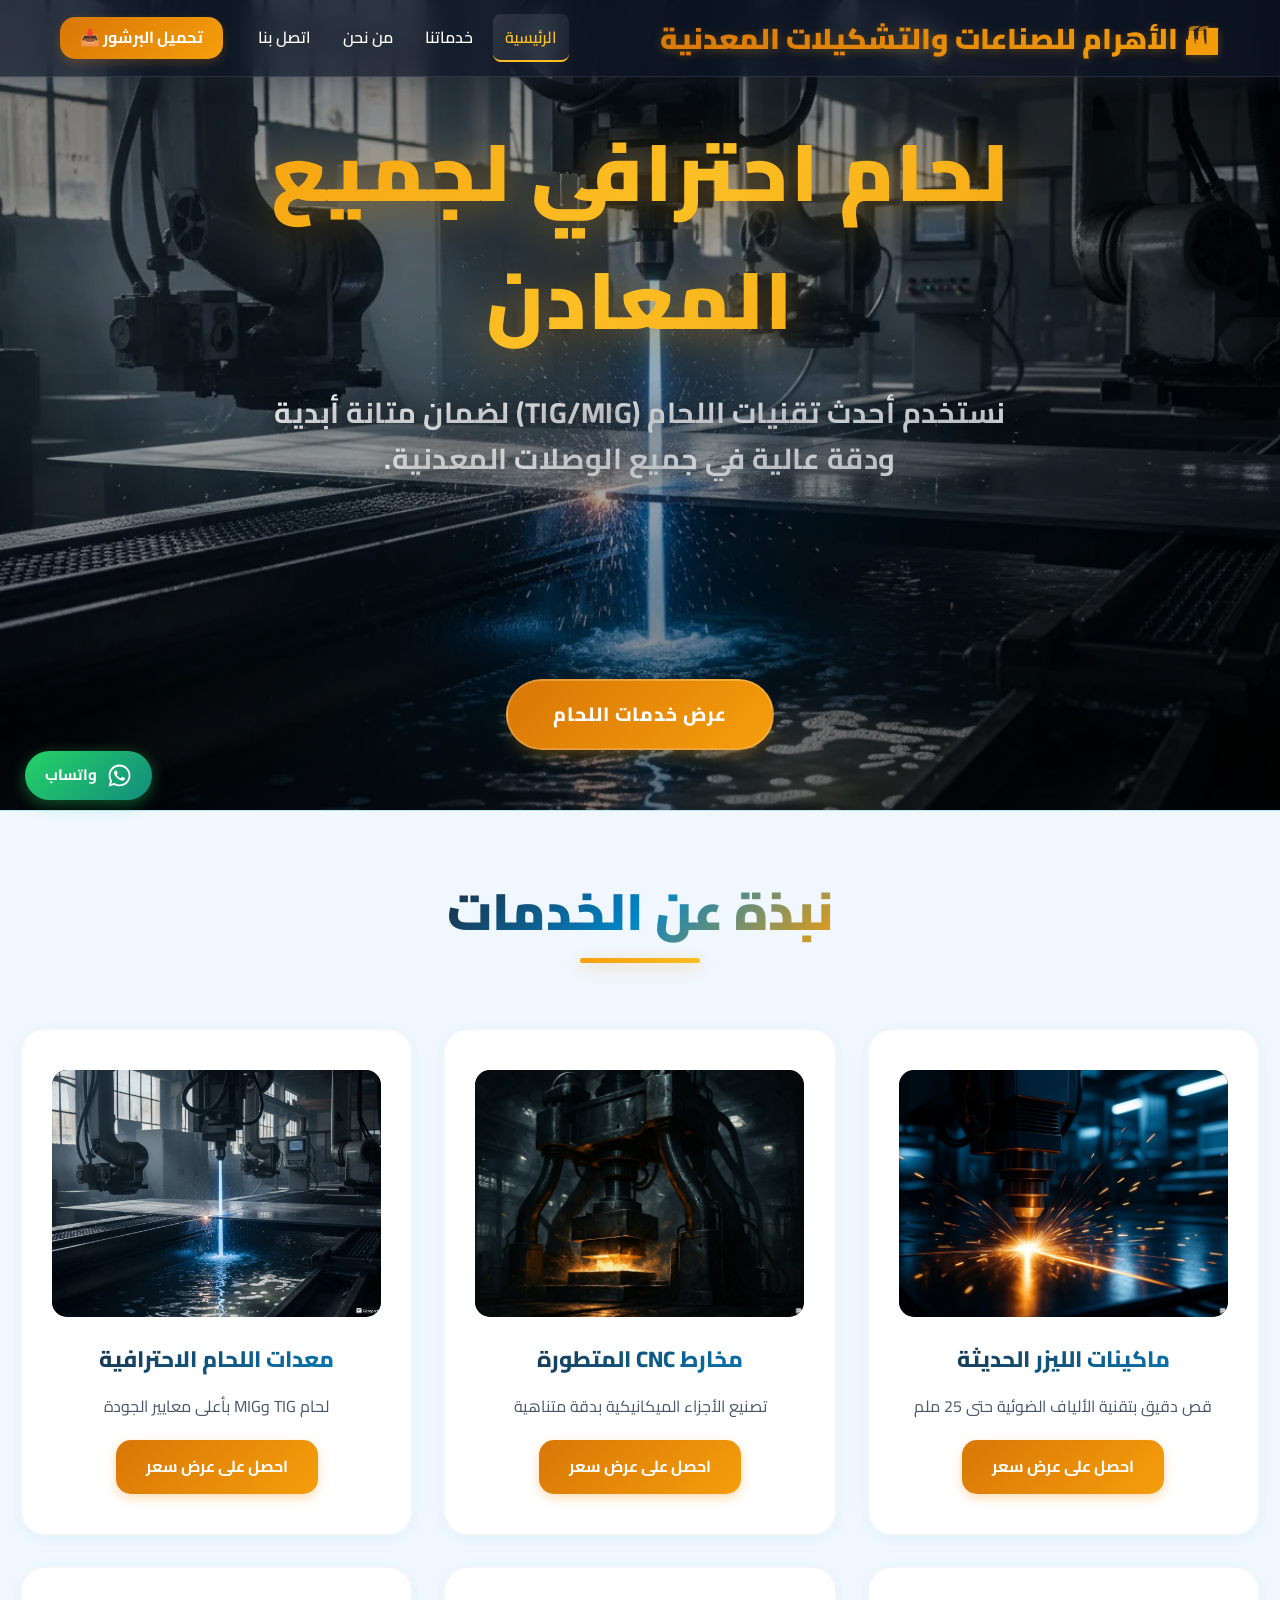
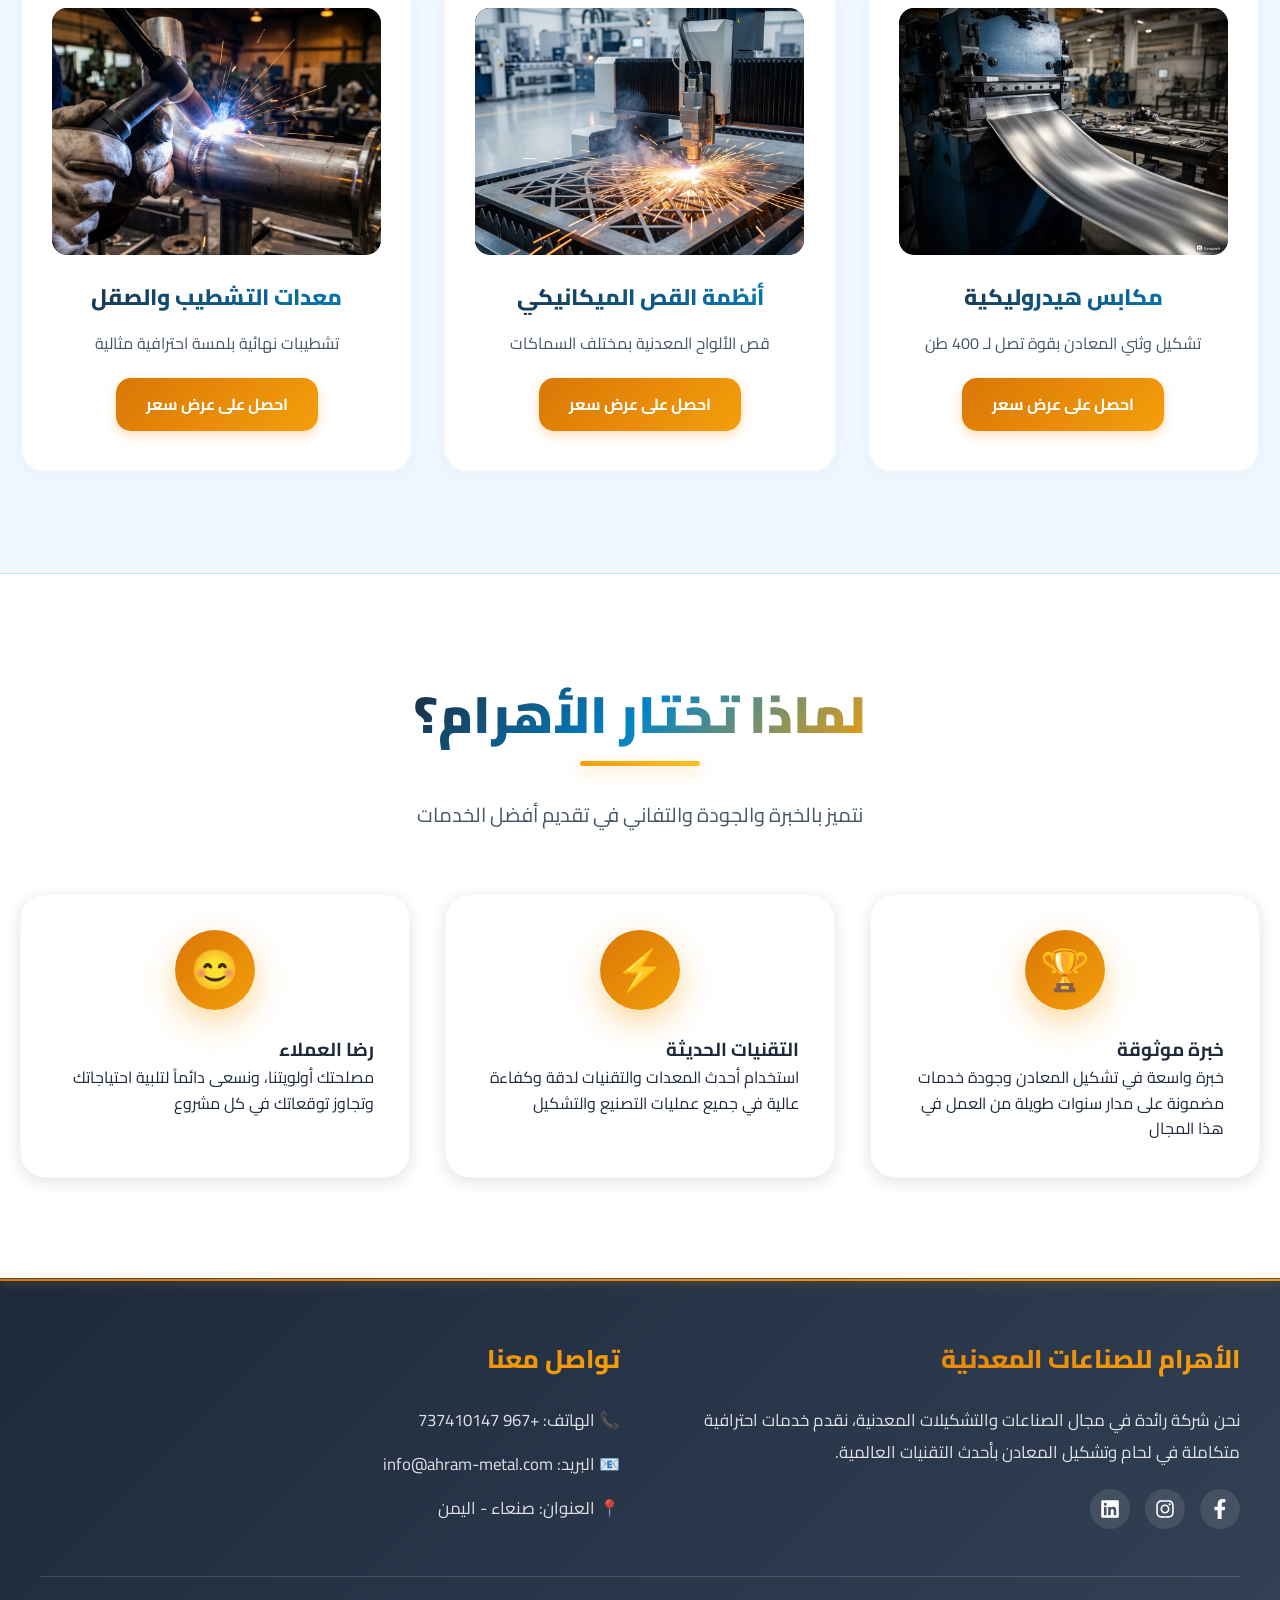
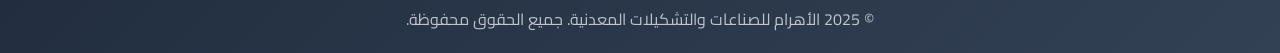
<file: index.html>
<!DOCTYPE html>
<html lang="ar" dir="rtl">

<head>
    <meta charset="UTF-8">
    <meta name="viewport" content="width=device-width, initial-scale=1.0">
    <meta name="description" content="الأهرام للصناعات والتشكيلات المعدنية - خبراء في لحام وتشكيل المعادن">
    <meta name="keywords" content="صناعات معدنية, لحام, تشكيل معادن, الأهرام, صنعاء, اليمن">
    <meta name="author" content="الأهرام للصناعات والتشكيلات المعدنية">
    <title>الأهرام للصناعات والتشكيلات المعدنية</title>

    <meta property="og:description" content="تشكيل ولف المعادن، لحام، خراطة وتفريز، وإنشاءات معدنية كبرى.">
    <meta property="og:image" content="images/hero-premium.png">

    <!-- PWA Settings -->
    <link rel="manifest" href="manifest.json">
    <meta name="theme-color" content="#f59e0b">
    <meta name="mobile-web-app-capable" content="yes">
    <meta name="apple-mobile-web-app-capable" content="yes">
    <meta name="apple-mobile-web-app-status-bar-style" content="black-translucent">
    <meta name="apple-mobile-web-app-title" content="Al-Ahram">
    <link rel="apple-touch-icon" href="icons/icon.svg">

    <!-- Preload LCP Image -->
    <link rel="preload" as="image" href="images3/A_hyper-realistic_industrial_scene_of_a_powerful_w-1767032910113.webp"
        fetchpriority="high">

    <!-- Preconnect to External Resources -->
    <link rel="preconnect" href="https://fonts.googleapis.com">
    <link rel="preconnect" href="https://fonts.gstatic.com" crossorigin>
    <link rel="preconnect" href="https://cdnjs.cloudflare.com">

    <!-- Critical CSS Inline for FCP -->
    <style>
        * {
            margin: 0;
            padding: 0;
            box-sizing: border-box
        }

        :root {
            --primary-main: #1e293b;
            --accent-main: #f59e0b;
            --white: #fff;
            --glass-bg: rgba(15, 23, 42, .7);
            --glass-border: rgba(255, 255, 255, .1)
        }

        body {
            font-family: Cairo, -apple-system, BlinkMacSystemFont, sans-serif;
            line-height: 1.6;
            direction: rtl;
            overflow-x: hidden;
            background: #fff
        }

        header {
            background: var(--glass-bg);
            backdrop-filter: blur(12px);
            -webkit-backdrop-filter: blur(12px);
            border-bottom: 1px solid var(--glass-border);
            padding: 15px 0;
            position: fixed;
            width: 100%;
            top: 0;
            z-index: 1000
        }

        .header-container {
            display: flex;
            justify-content: space-between;
            align-items: center;
            max-width: 1200px;
            margin: 0 auto;
            padding: 0 20px
        }

        .logo h1 {
            font-size: 1.8rem;
            font-weight: 900;
            background: linear-gradient(135deg, #d97706 0%, #f59e0b 100%);
            -webkit-background-clip: text;
            background-clip: text;
            -webkit-text-fill-color: transparent
        }

        .menu-toggle {
            display: none;
            background: 0 0;
            border: none;
            color: var(--white);
            font-size: 1.8rem;
            cursor: pointer
        }

        nav ul {
            display: flex;
            gap: 8px;
            align-items: center;
            list-style: none
        }

        nav a {
            color: var(--white);
            font-weight: 600;
            padding: 8px 12px;
            border-radius: 8px;
            text-decoration: none
        }

        .hero {
            height: 90vh;
            min-height: 600px;
            display: flex;
            align-items: flex-start;
            justify-content: center;
            padding-top: 12vh;
            text-align: center;
            color: var(--white);
            position: relative;
            overflow: hidden;
            background: var(--primary-main)
        }

        .hero-slider {
            position: absolute;
            top: 0;
            left: 0;
            width: 100%;
            height: 100%;
            z-index: 0
        }

        .hero-slide {
            position: absolute;
            top: 0;
            left: 0;
            width: 100%;
            height: 100%;
            background-size: cover;
            background-position: center;
            opacity: 0;
            transition: opacity 2s ease-in-out
        }

        .hero-slide.active {
            opacity: 1
        }

        .hero::after {
            content: '';
            position: absolute;
            top: 0;
            left: 0;
            width: 100%;
            height: 100%;
            background: linear-gradient(to bottom, rgba(0, 0, 0, .4) 0%, rgba(0, 0, 0, .2) 50%, rgba(0, 0, 0, .5) 100%);
            z-index: 1;
            pointer-events: none
        }

        .hero-content {
            position: relative;
            z-index: 10;
            width: 100%;
            max-width: 1000px;
            padding: 0 40px;
            min-height: 350px
        }

        .hero-title {
            font-size: clamp(2rem, 5vw, 5rem);
            font-weight: 900;
            margin-bottom: 25px;
            background: linear-gradient(135deg, #f59e0b 0%, #fbbf24 50%, #f59e0b 100%);
            -webkit-background-clip: text;
            -webkit-text-fill-color: transparent;
            background-clip: text;
            letter-spacing: 2px
        }

        .hero-tagline {
            font-size: clamp(1rem, 2vw, 1.6rem);
            margin-bottom: 40px;
            font-weight: 600;
            line-height: 1.8;
            color: #fff;
            text-shadow: 0 2px 20px rgba(0, 0, 0, .8);
            max-width: 800px;
            margin-left: auto;
            margin-right: auto
        }

        .hero-btns {
            position: absolute;
            bottom: 60px;
            left: 50%;
            transform: translateX(-50%);
            display: flex;
            justify-content: center;
            gap: 20px;
            z-index: 20
        }

        .cta-button {
            display: inline-flex;
            align-items: center;
            justify-content: center;
            padding: 14px 32px;
            border-radius: 999px;
            font-weight: 700;
            text-decoration: none;
            cursor: pointer;
            border: none;
            gap: 10px
        }

        .cta-button.primary {
            background: linear-gradient(135deg, #d97706 0%, #f59e0b 100%);
            color: var(--white);
            box-shadow: 0 10px 20px -10px rgba(245, 158, 11, .5)
        }

        #preloader {
            position: fixed;
            top: 0;
            left: 0;
            width: 100%;
            height: 100%;
            background: var(--primary-main);
            display: flex;
            align-items: center;
            justify-content: center;
            z-index: 9999;
            transition: opacity .5s ease, visibility .5s ease
        }

        #preloader.fade-out {
            opacity: 0;
            visibility: hidden
        }

        .loader-content {
            text-align: center;
            color: var(--white)
        }

        .loader-logo {
            font-size: 4rem;
            margin-bottom: 20px;
            animation: pulse 1.5s ease-in-out infinite
        }

        .loader-bar {
            width: 200px;
            height: 4px;
            background: rgba(255, 255, 255, .2);
            border-radius: 2px;
            overflow: hidden;
            margin: 0 auto 15px
        }

        .loader-bar::after {
            content: '';
            display: block;
            width: 50%;
            height: 100%;
            background: var(--accent-main);
            animation: loading 1.5s ease-in-out infinite
        }

        @keyframes pulse {

            0%,
            100% {
                transform: scale(1)
            }

            50% {
                transform: scale(1.1)
            }
        }

        @keyframes loading {
            0% {
                transform: translateX(-100%)
            }

            100% {
                transform: translateX(300%)
            }
        }

        @media(max-width:992px) {
            .menu-toggle {
                display: block
            }
        }

        .container {
            max-width: 1200px;
            margin: 0 auto;
            padding: 0 20px
        }
    </style>

    <!-- Fonts & Icons -->
    <link rel="stylesheet" href="https://fonts.googleapis.com/css2?family=Cairo:wght@400;600;700;900&display=swap">
    <link rel="stylesheet" href="https://cdnjs.cloudflare.com/ajax/libs/font-awesome/6.4.0/css/all.min.css">

    <!-- Main CSS Files -->
    <link rel="stylesheet" href="css/style.css?v=17">
    <link rel="stylesheet" href="css/tech-enhancements.css?v=17">
    <link rel="stylesheet" href="css/technologies.css?v=17">
    <link rel="stylesheet" href="css/responsive-fixed.css?v=17">

    <!-- Favicon -->
    <link rel="icon"
        href="data:image/svg+xml,<svg xmlns=%22http://www.w3.org/2000/svg%22 viewBox=%220 0 100 100%22><text y=%22.9em%22 font-size=%2280%22>🏭</text></svg>">

    <script>
        // PWA Service Worker Registration - Deferred
        if ('serviceWorker' in navigator) {
            window.addEventListener('load', () => {
                navigator.serviceWorker.register('./sw.js')
                    .then(reg => console.log('Service Worker: Registered'))
                    .catch(err => console.log(`Service Worker: Error: ${err}`));
            });
        }
    </script>
</head>

<body>

    <!-- ============================================
         PRELOADER
         ============================================ -->
    <div id="preloader">
        <div class="loader-content">
            <div class="loader-logo">🏭</div>
            <div class="loader-bar"></div>
            <p>الأهرام للصناعات المعدنية...</p>
        </div>
    </div>

    <!-- ============================================
         HEADER & NAVIGATION
         ============================================ -->
    <header>
        <div class="container header-container">
            <div class="logo">
                <h1>🏭 الأهرام للصناعات والتشكيلات المعدنية</h1>
            </div>

            <button class="menu-toggle" id="menuToggle" aria-label="Toggle Menu">
                ☰
            </button>

            <nav id="mainNav">
                <ul>
                    <li><a href="index.html" class="active">الرئيسية</a></li>
                    <li class="dropdown">
                        <a href="services.html">خدماتنا</a>
                        <div class="dropdown-content">
                            <a href="services.html#welding">لحام جميع أنواع المعادن</a>
                            <a href="services.html#forming">تشكيل ولف المعادن</a>
                            <a href="services.html#machining">خراطة وتفريز (Machining)</a>
                            <a href="services.html#construction">الإنشاءات المعدنية</a>
                            <a href="services.html#food">خطوط الإنتاج الصناعية</a>
                            <a href="services.html#maintenance">الصيانة والإصلاح</a>
                        </div>
                    </li>
                    <li><a href="about.html">من نحن</a></li>
                    <li><a href="contact.html">اتصل بنا</a></li>
                    <li class="nav-highlight"><a href="brochure.pdf" download>تحميل البرشور 📥</a>
                    </li>
                </ul>
            </nav>
        </div>
    </header>

    <!-- ============================================
         HERO SECTION - Optimized for LCP
         ============================================ -->
    <section class="hero" id="home">
        <div class="hero-slider">
            <!-- First slide loads immediately for LCP -->
            <div class="hero-slide active"
                style="background-image: url('images3/A_hyper-realistic_industrial_scene_of_a_powerful_w-1767032910113.webp');"
                fetchpriority="high">
            </div>
            <!-- Remaining slides use data-bg for lazy loading -->
            <div class="hero-slide"
                data-bg="images3/A_photorealistic_depiction_of_a_dramatic_laser_cut-1767032925979.webp">
            </div>
            <div class="hero-slide"
                data-bg="images3/A_CNC_bending_machine_Ermaksan_3100_standing_pro-1767034490452.webp">
            </div>
            <div class="hero-slide"
                data-bg="images3/A_powerful_industrial_plate_rolling_machine_in_a_f-1767034143051.webp">
            </div>
            <div class="hero-slide"
                data-bg="images3/A_photorealistic_image_of_industrial_shearing_usin-1767032957267.webp">
            </div>
            <div class="hero-slide"
                data-bg="images3/A_dynamic_industrial_scene_focused_on_a_powerful_h-1767034479176.webp">
            </div>
            <div class="hero-slide"
                data-bg="images3/A_photorealistic_depiction_of_a_metal_bending_mach-1767032970844.webp">
            </div>
            <div class="hero-slide"
                data-bg="images3/An_industrial_scene_depicting_the_rolling_and_asse-1767034160779.webp">
            </div>
            <div class="hero-slide"
                data-bg="images3/An_artistic_representation_of_winding_rockets_feat-1767034510787.webp">
            </div>
        </div>
        <div class="hero-content">
            <h1 class="hero-title" id="heroTitle">لحام احترافي لجميع المعادن</h1>
            <p class="hero-tagline" id="heroTagline">نستخدم أحدث تقنيات اللحام (TIG/MIG) لضمان متانة أبدية ودقة عالية في
                جميع الوصلات المعدنية.</p>
        </div>
        <div class="hero-btns" id="heroDynamicBtnContainer">
            <a href="services.html#welding" class="cta-button primary dynamic-btn" id="heroHeroDynamicBtn">عرض خدمات
                اللحام</a>
        </div>
    </section>

    <!-- ============================================
         TECHNOLOGIES GRID SECTION
         ============================================ -->
    <section id="technologies" class="reveal" style="padding: 60px 0 100px; background-color: #f0f7ff;">
        <div class="container">
            <div class="section-title">
                <h2>نبذة عن الخدمات</h2>
            </div>
            <div class="tech-grid">
                <div class="tech-card">
                    <div class="tech-image-wrapper">
                        <img src="images3/A_photorealistic_depiction_of_a_dramatic_laser_cut-1767032925979.webp"
                            alt="ماكينات الليزر" class="tech-image" loading="lazy" decoding="async" width="400"
                            height="300" style="aspect-ratio: 4/3; object-fit: cover;">
                        <a href="services.html#laser-precision" class="tech-overlay">
                            <span class="overlay-text">معرفة المزيد</span>
                            <i class="overlay-icon">→</i>
                        </a>
                    </div>
                    <h3>ماكينات الليزر الحديثة</h3>
                    <p>قص دقيق بتقنية الألياف الضوئية حتى 25 ملم</p>
                    <a href="https://wa.me/967736499765?text=أريد عرض سعر لماكينات الليزر" class="tech-quote-btn"
                        target="_blank">احصل على عرض سعر</a>
                </div>

                <div class="tech-card">
                    <div class="tech-image-wrapper">
                        <img src="images3/A_dynamic_industrial_scene_focused_on_a_powerful_h-1767034479176.webp"
                            alt="مخارط CNC" class="tech-image" loading="lazy" decoding="async" width="400" height="300"
                            style="aspect-ratio: 4/3; object-fit: cover;">
                        <a href="services.html#cnc-gears" class="tech-overlay">
                            <span class="overlay-text">معرفة المزيد</span>
                            <i class="overlay-icon">→</i>
                        </a>
                    </div>
                    <h3>مخارط CNC المتطورة</h3>
                    <p>تصنيع الأجزاء الميكانيكية بدقة متناهية</p>
                    <a href="https://wa.me/967736499765?text=أريد عرض سعر لمخارط CNC" class="tech-quote-btn"
                        target="_blank">احصل على عرض سعر</a>
                </div>

                <div class="tech-card">
                    <div class="tech-image-wrapper">
                        <img src="images3/A_hyper-realistic_industrial_scene_of_a_powerful_w-1767032910113.webp"
                            alt="معدات اللحام" class="tech-image" loading="lazy" decoding="async" width="400"
                            height="300" style="aspect-ratio: 4/3; object-fit: cover;">
                        <a href="services.html#arc-structures" class="tech-overlay">
                            <span class="overlay-text">معرفة المزيد</span>
                            <i class="overlay-icon">→</i>
                        </a>
                    </div>
                    <h3>معدات اللحام الاحترافية</h3>
                    <p>لحام TIG وMIG بأعلى معايير الجودة</p>
                    <a href="https://wa.me/967736499765?text=أريد عرض سعر لخدمات اللحام" class="tech-quote-btn"
                        target="_blank">احصل على عرض سعر</a>
                </div>

                <div class="tech-card">
                    <div class="tech-image-wrapper">
                        <img src="images3/A_photorealistic_depiction_of_a_metal_bending_mach-1767032970844.webp"
                            alt="مكابس هيدروليكية" class="tech-image" loading="lazy" decoding="async" width="400"
                            height="300" style="aspect-ratio: 4/3; object-fit: cover;">
                        <a href="services.html#forming-rolls" class="tech-overlay">
                            <span class="overlay-text">معرفة المزيد</span>
                            <i class="overlay-icon">→</i>
                        </a>
                    </div>
                    <h3>مكابس هيدروليكية</h3>
                    <p>تشكيل وثني المعادن بقوة تصل لـ 400 طن</p>
                    <a href="https://wa.me/967736499765?text=أريد عرض سعر للمكابس الهيدروليكية" class="tech-quote-btn"
                        target="_blank">احصل على عرض سعر</a>
                </div>

                <div class="tech-card">
                    <div class="tech-image-wrapper">
                        <img src="images/service-laser-cutting.png" alt="أنظمة القص" class="tech-image" loading="lazy"
                            decoding="async">
                        <a href="services.html#laser-thick" class="tech-overlay">
                            <span class="overlay-text">معرفة المزيد</span>
                            <i class="overlay-icon">→</i>
                        </a>
                    </div>
                    <h3>أنظمة القص الميكانيكي</h3>
                    <p>قص الألواح المعدنية بمختلف السماكات</p>
                    <a href="https://wa.me/967737410147?text=أريد عرض سعر لأنظمة القص" class="tech-quote-btn"
                        target="_blank">احصل على عرض سعر</a>
                </div>

                <div class="tech-card">
                    <div class="tech-image-wrapper">
                        <img src="images/service-tig-welding.png" alt="معدات التشطيب" class="tech-image" loading="lazy"
                            decoding="async">
                        <a href="services.html#tig-stainless" class="tech-overlay">
                            <span class="overlay-text">معرفة المزيد</span>
                            <i class="overlay-icon">→</i>
                        </a>
                    </div>
                    <h3>معدات التشطيب والصقل</h3>
                    <p>تشطيبات نهائية بلمسة احترافية مثالية</p>
                    <a href="https://wa.me/967737410147?text=أريد عرض سعر لخدمات التشطيب" class="tech-quote-btn"
                        target="_blank">احصل على عرض سعر</a>
                </div>
            </div>
        </div>
    </section>

    <!-- ============================================
         QUALITY SECTION
         ============================================ -->


    <!-- ============================================
         CONTACT SECTION
         ============================================ -->
    <section id="why-choose-us" class="reveal reveal-right">
        <div class="container">
            <div class="section-title">
                <h2>لماذا تختار الأهرام؟</h2>
                <p>نتميز بالخبرة والجودة والتفاني في تقديم أفضل الخدمات</p>
            </div>
            <div class="why-grid">
                <div class="why-card modular-card solid-card">
                    <div class="why-icon">🏆</div>
                    <h3>خبرة موثوقة</h3>
                    <p>خبرة واسعة في تشكيل المعادن وجودة خدمات مضمونة على مدار سنوات طويلة من العمل في هذا المجال</p>
                </div>
                <div class="why-card modular-card solid-card">
                    <div class="why-icon">⚡</div>
                    <h3>التقنيات الحديثة</h3>
                    <p>استخدام أحدث المعدات والتقنيات لدقة وكفاءة عالية في جميع عمليات التصنيع والتشكيل</p>
                </div>
                <div class="why-card modular-card solid-card">
                    <div class="why-icon">😊</div>
                    <h3>رضا العملاء</h3>
                    <p>مصلحتك أولويتنا، ونسعى دائماً لتلبية احتياجاتك وتجاوز توقعاتك في كل مشروع</p>
                </div>
            </div>
        </div>
    </section>




    <!-- ============================================
         FOOTER
         ============================================ -->
    <footer>
        <div class="container">
            <div class="footer-content">
                <div class="footer-section">
                    <h3>الأهرام للصناعات المعدنية</h3>
                    <p>
                        نحن شركة رائدة في مجال الصناعات والتشكيلات المعدنية، نقدم خدمات احترافية
                        متكاملة في لحام وتشكيل المعادن بأحدث التقنيات العالمية.
                    </p>
                    <div class="social-links">
                        <a href="#" class="social-link" aria-label="Facebook">
                            <svg viewBox="0 0 320 512" width="20" height="20" fill="currentColor">
                                <path
                                    d="M279.1 288l14.2-92.7h-88.9V135c0-25.5 12.5-50.3 52.6-50.3h40.6V5.8c-24.4-4.2-49.1-6.4-73.9-6.4-74.9 0-123.8 45.4-123.8 127.6V195.3h-81.5v92.7h81.5V512h100.1V288h88.9z" />
                            </svg>
                        </a>
                        <a href="#" class="social-link" aria-label="Instagram">
                            <svg viewBox="0 0 448 512" width="20" height="20" fill="currentColor">
                                <path
                                    d="M224.1 141c-63.6 0-114.9 51.3-114.9 114.9s51.3 114.9 114.9 114.9S339 319.5 339 255.9 287.7 141 224.1 141zm0 189.6c-41.1 0-74.7-33.5-74.7-74.7s33.5-74.7 74.7-74.7 74.7 33.5 74.7 74.7-33.6 74.7-74.7 74.7zm146.4-194.3c0 14.9-12 26.8-26.8 26.8-14.9 0-26.8-12-26.8-26.8s12-26.8 26.8-26.8 26.8 12 26.8 26.8zm76.1 27.2c-1.7-35.9-9.9-67.7-36.2-93.9-26.2-26.2-58-34.4-93.9-36.2-37-2.1-147.9-2.1-184.9 0-35.8 1.7-67.6 9.9-93.9 36.1s-34.4 58-36.2 93.9c-2.1 37-2.1 147.9 0 184.9 1.7 35.9 9.9 67.7 36.2 93.9s58 34.4 93.9 36.2c37 2.1 147.9 2.1 184.9 0 35.9-1.7 67.7-9.9 93.9-36.2 26.2-26.2 34.4-58 36.2-93.9 2.1-37 2.1-147.8 0-184.8zM398.8 388c-7.8 19.6-22.9 34.7-42.6 42.6-29.5 11.7-99.5 9-132.1 9s-102.7 2.6-132.1-9c-19.6-7.8-34.7-22.9-42.6-42.6-11.7-29.5-9-99.5-9-132.1s-2.6-102.7 9-132.1c7.8-19.6 22.9-34.7 42.6-42.6 29.5-11.7 99.5-9 132.1-9s102.7-2.6 132.1 9c19.6 7.8 34.7 22.9 42.6 42.6 11.7 29.5 9 99.5 9 132.1s2.7 102.7-9 132.1z" />
                            </svg>
                        </a>
                        <a href="#" class="social-link" aria-label="LinkedIn">
                            <svg viewBox="0 0 448 512" width="20" height="20" fill="currentColor">
                                <path
                                    d="M416 32H31.9C14.3 32 0 46.5 0 64.3v383.4C0 465.5 14.3 480 31.9 480H416c17.6 0 32-14.5 32-32.3V64.3c0-17.8-14.4-32.3-32-32.3zM135.4 416H69V202.2h66.5V416zm-33.2-243c-21.3 0-38.5-17.3-38.5-38.5S80.9 96 102.2 96c21.2 0 38.5 17.3 38.5 38.5 0 21.3-17.2 38.5-38.5 38.5zm282.1 243h-66.4V312c0-24.8-.5-56.7-34.5-56.7-34.6 0-39.9 27-39.9 54.9V416h-66.4V202.2h63.7v29.2h.9c8.9-16.8 30.6-34.5 62.9-34.5 67.2 0 79.7 44.3 79.7 101.9V416z" />
                            </svg>
                        </a>
                    </div>
                </div>

                <div class="footer-section">
                    <h3>تواصل معنا</h3>
                    <ul>
                        <li>📞 الهاتف: +967 737410147</li>
                        <li>📧 البريد: info@ahram-metal.com</li>
                        <li>📍 العنوان: صنعاء - اليمن</li>
                    </ul>
                </div>
            </div>
            <div class="footer-bottom">
                <p>&copy; 2025 الأهرام للصناعات والتشكيلات المعدنية. جميع الحقوق محفوظة.</p>
            </div>
        </div>
    </footer>

    <!-- ============================================
         FLOATING ACTIONS (WhatsApp & Back to Top)
         ============================================ -->
    <div class="floating-actions">
        <button id="backToTop" class="back-to-top" aria-label="Back to Top">
            ↑
        </button>
        <a href="https://wa.me/967737410147" class="whatsapp-btn" target="_blank" aria-label="Contact on WhatsApp">
            <svg viewBox="0 0 448 512" width="25" height="25" fill="currentColor">
                <path
                    d="M380.9 97.1C339 55.1 283.2 32 223.9 32c-122.4 0-222 99.6-222 222 0 39.1 10.2 77.3 29.6 111L0 480l117.7-30.9c32.4 17.7 68.9 27 106.1 27h.1c122.3 0 224.1-99.6 224.1-222 0-59.3-25.2-115-67.1-157zm-157 341.6c-33.2 0-65.7-8.9-94-25.7l-6.7-4-69.8 18.3L72 359.2l-4.4-7c-18.5-29.4-28.2-63.3-28.2-98.2 0-101.7 82.8-184.5 184.6-184.5 49.3 0 95.6 19.2 130.4 54.1 34.8 34.9 56.2 81.2 56.1 130.5 0 101.8-84.9 184.6-186.6 184.6zm101.2-138.2c-5.5-2.8-32.8-16.2-37.9-18-5.1-1.9-8.8-2.8-12.5 2.8-3.7 5.6-14.3 18-17.6 21.8-3.2 3.7-6.5 4.2-12 1.4-5.5-2.8-23.2-8.5-44.2-27.1-16.4-14.6-27.4-32.6-30.6-37.9-3.2-5.5-.3-8.5 2.5-11.2 2.5-2.5 5.5-6.5 8.3-9.7 2.8-3.2 3.7-5.5 5.6-9.2 1.9-3.7.9-6.9-.5-9.7-1.4-2.8-12.5-30.1-17.1-41.2-4.5-10.8-9.1-9.3-12.5-9.5-3.2-.2-6.9-.2-10.6-.2-3.7 0-9.7 1.4-14.8 6.9-5.1 5.6-19.4 19-19.4 46.3 0 27.3 19.9 53.7 22.6 57.4 2.8 3.7 39.1 59.7 94.8 83.8 13.2 5.8 23.5 9.2 31.5 11.8 13.3 4.2 25.4 3.6 35 2.2 10.7-1.6 32.8-13.4 37.4-26.4 4.6-13 4.6-24.1 3.2-26.4-1.3-2.5-5-3.9-10.5-6.6z" />
            </svg>
            <span>واتساب</span>
        </a>
    </div>

    <!-- ============================================
         MODAL FOR DEEP DIVE DETAILS
         ============================================ -->
    <div id="serviceModal" class="modal-overlay">
        <div class="modal-container">
            <button class="modal-close" id="closeModal">&times;</button>
            <div id="modalContent" class="modal-content">
                <!-- Content injected dynamically via JS -->
            </div>
        </div>
    </div>

    <!-- ============================================
         BOTTOM NAVIGATION (Mobile Only)
         ============================================ -->
    <nav class="bottom-nav">
        <a href="index.html" class="bottom-nav-item active">
            <i class="fas fa-home"></i>
            <span>الرئيسية</span>
        </a>
        <a href="services.html" class="bottom-nav-item">
            <i class="fas fa-cogs"></i>
            <span>خدماتنا</span>
        </a>
        <a href="https://wa.me/967736499765" class="bottom-nav-item highlight">
            <i class="fab fa-whatsapp"></i>
            <span>واتساب</span>
        </a>
        <a href="about.html" class="bottom-nav-item">
            <i class="fas fa-info-circle"></i>
            <span>من نحن</span>
        </a>
        <a href="contact.html" class="bottom-nav-item">
            <i class="fas fa-envelope"></i>
            <span>اتصل بنا</span>
        </a>
    </nav>

    <!-- Main JavaScript File -->
    <script src="js/main.js?v=17"></script>

</body>

</html>
</file>
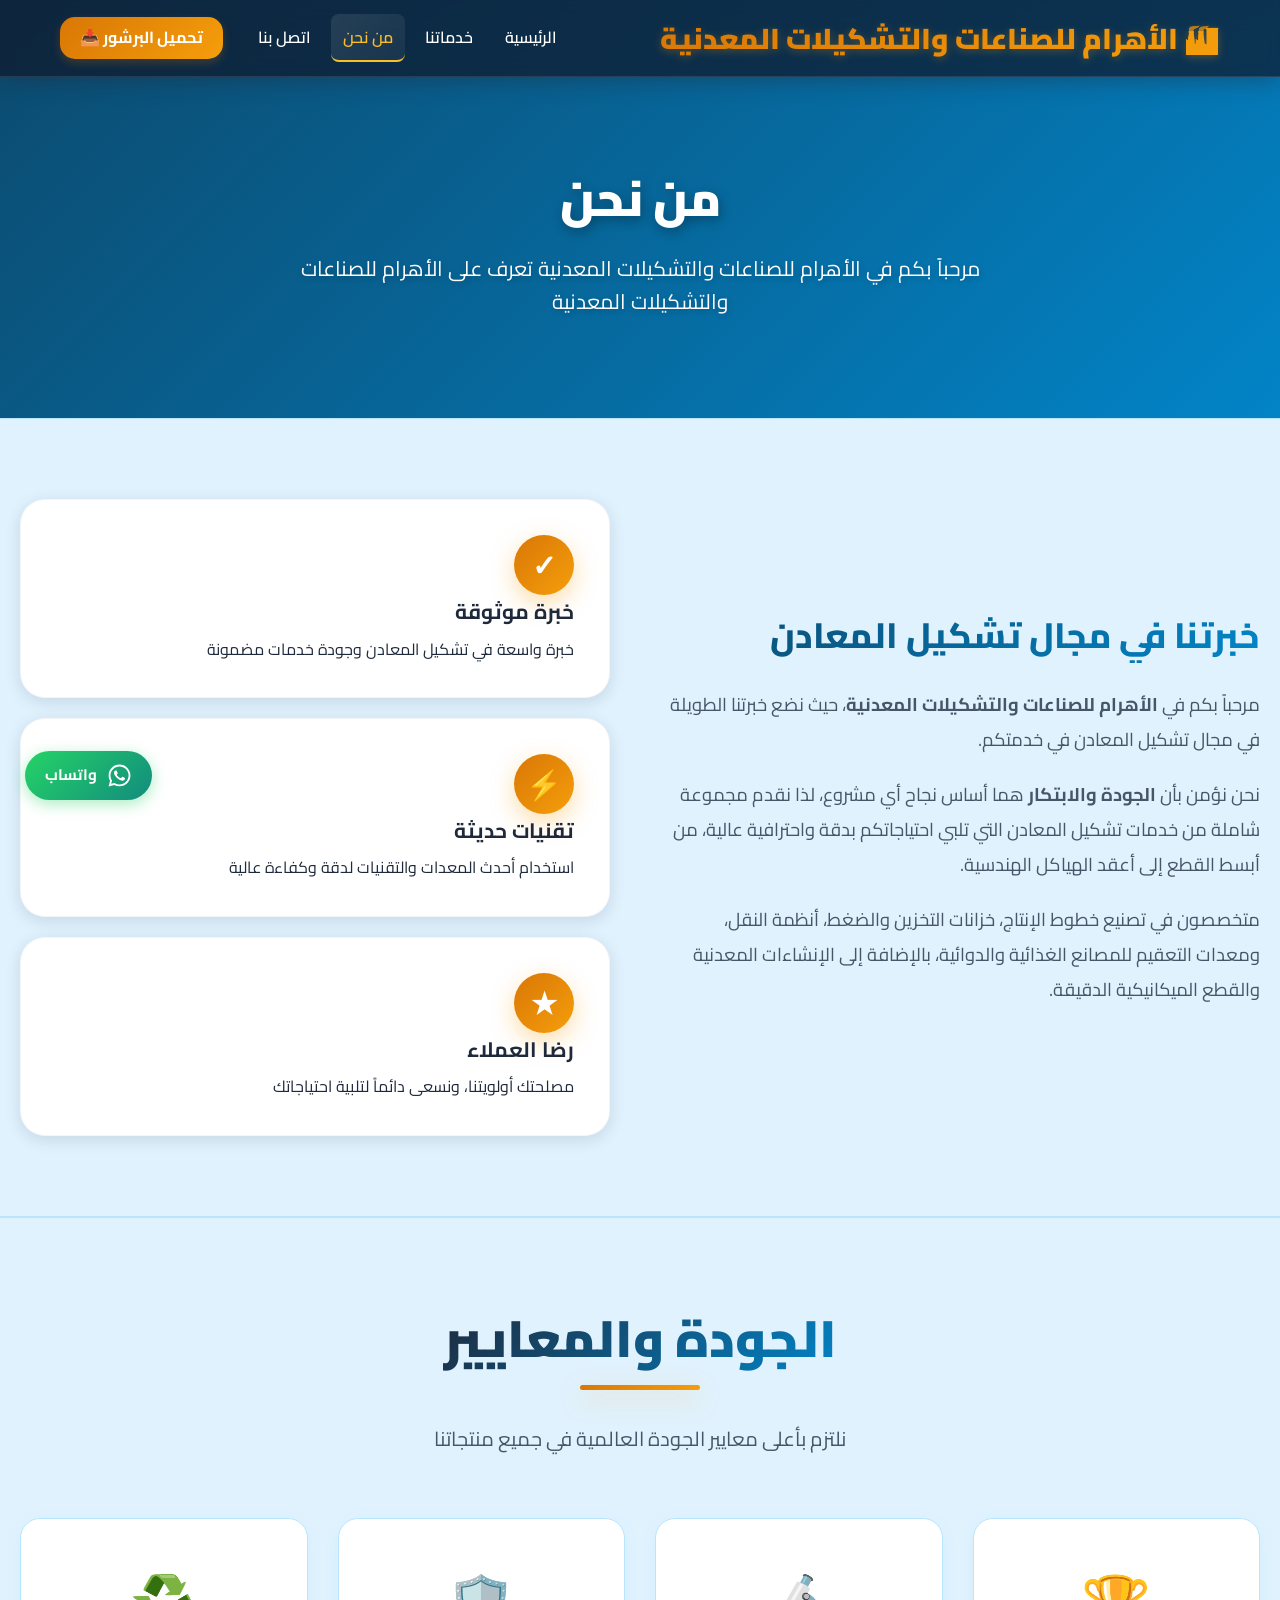
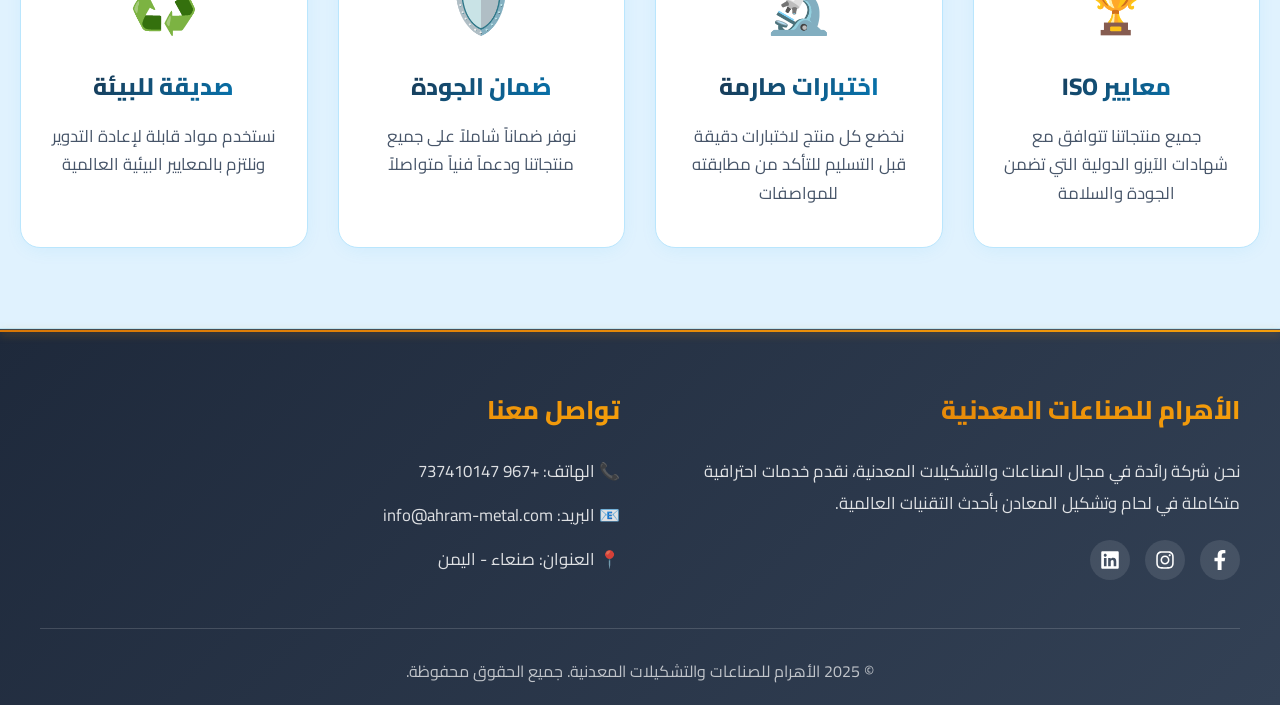
<file: about.html>
<!DOCTYPE html>
<html lang="ar" dir="rtl">

<head>
    <meta charset="UTF-8">
    <meta name="viewport" content="width=device-width, initial-scale=1.0">
    <meta name="description" content="الأهرام للصناعات والتشكيلات المعدنية - من نحن">
    <meta name="keywords" content="صناعات معدنية, لحام, تشكيل معادن, الأهرام, من نحن">
    <title>من نحن - الأهرام للصناعات والتشكيلات المعدنية</title>

    <!-- PWA Settings -->
    <link rel="manifest" href="manifest.json">
    <meta name="theme-color" content="#f59e0b">
    <meta name="mobile-web-app-capable" content="yes">
    <meta name="apple-mobile-web-app-capable" content="yes">
    <meta name="apple-mobile-web-app-status-bar-style" content="black-translucent">
    <link rel="apple-touch-icon" href="icons/icon.svg">

    <!-- Preconnect -->
    <link rel="preconnect" href="https://fonts.googleapis.com">
    <link rel="preconnect" href="https://fonts.gstatic.com" crossorigin>
    <link rel="preconnect" href="https://cdnjs.cloudflare.com">

    <!-- Critical CSS -->
    <style>
        * {
            margin: 0;
            padding: 0;
            box-sizing: border-box
        }

        :root {
            --primary-main: #1e293b;
            --accent-main: #f59e0b;
            --white: #fff;
            --glass-bg: rgba(15, 23, 42, .7);
            --glass-border: rgba(255, 255, 255, .1)
        }

        body {
            font-family: Cairo, -apple-system, BlinkMacSystemFont, sans-serif;
            line-height: 1.6;
            direction: rtl;
            overflow-x: hidden;
            background: #fff
        }

        header {
            background: var(--glass-bg);
            backdrop-filter: blur(12px);
            -webkit-backdrop-filter: blur(12px);
            border-bottom: 1px solid var(--glass-border);
            padding: 15px 0;
            position: fixed;
            width: 100%;
            top: 0;
            z-index: 1000
        }

        .header-container {
            display: flex;
            justify-content: space-between;
            align-items: center;
            max-width: 1200px;
            margin: 0 auto;
            padding: 0 20px
        }

        .logo h1 {
            font-size: 1.8rem;
            font-weight: 900;
            background: linear-gradient(135deg, #d97706 0%, #f59e0b 100%);
            -webkit-background-clip: text;
            background-clip: text;
            -webkit-text-fill-color: transparent
        }

        .menu-toggle {
            display: none;
            background: 0 0;
            border: none;
            color: var(--white);
            font-size: 1.8rem;
            cursor: pointer
        }

        nav ul {
            display: flex;
            gap: 8px;
            align-items: center;
            list-style: none
        }

        @media (min-width: 993px) {
            nav#mainNav {
                display: block !important;
                position: static !important;
                width: auto !important;
                height: auto !important;
                background: none !important;
                padding: 0 !important;
            }
        }

        nav a {
            color: var(--white);
            font-weight: 600;
            padding: 8px 12px;
            border-radius: 8px;
            text-decoration: none
        }

        #preloader {
            position: fixed;
            top: 0;
            left: 0;
            width: 100%;
            height: 100%;
            background: var(--primary-main);
            display: flex;
            align-items: center;
            justify-content: center;
            z-index: 9999
        }

        #preloader.fade-out {
            opacity: 0;
            visibility: hidden
        }

        .loader-content {
            text-align: center;
            color: var(--white)
        }

        .loader-logo {
            font-size: 4rem;
            margin-bottom: 20px
        }

        .loader-bar {
            width: 200px;
            height: 4px;
            background: rgba(255, 255, 255, .2);
            border-radius: 2px;
            overflow: hidden;
            margin: 0 auto 15px
        }

        @media(max-width:992px) {
            .menu-toggle {
                display: block
            }
        }

        .container {
            max-width: 1200px;
            margin: 0 auto;
            padding: 0 20px
        }

        .page-hero {
            background: linear-gradient(135deg, var(--primary-main) 0%, #0284c7 100%);
            padding: 120px 20px 60px;
            text-align: center;
            color: #fff
        }
    </style>

    <!-- Fonts & Icons -->
    <link rel="stylesheet" href="https://fonts.googleapis.com/css2?family=Cairo:wght@400;600;700;900&display=swap">
    <link rel="stylesheet" href="https://cdnjs.cloudflare.com/ajax/libs/font-awesome/6.4.0/css/all.min.css">

    <!-- Main CSS -->
    <link rel="stylesheet" href="css/style.css?v=17">
    <link rel="stylesheet" href="css/responsive-fixed.css?v=17">

    <!-- Favicon -->
    <link rel="icon"
        href="data:image/svg+xml,<svg xmlns=%22http://www.w3.org/2000/svg%22 viewBox=%220 0 100 100%22><text y=%22.9em%22 font-size=%2280%22>🏭</text></svg>">
</head>

<body>

    <!-- ============================================
         PRELOADER
         ============================================ -->
    <div id="preloader">
        <div class="loader-content">
            <div class="loader-logo">🏭</div>
            <div class="loader-bar"></div>
            <p>الأهرام للصناعات المعدنية...</p>
        </div>
    </div>

    <!-- ============================================
         HEADER & NAVIGATION
         ============================================ -->
    <header>
        <div class="container header-container">
            <div class="logo">
                <h1>🏭 الأهرام للصناعات والتشكيلات المعدنية</h1>
            </div>

            <button class="menu-toggle" id="menuToggle" aria-label="Toggle Menu">
                ☰
            </button>

            <nav id="mainNav">
                <ul>
                    <li><a href="index.html">الرئيسية</a></li>
                    <li class="dropdown">
                        <a href="services.html">خدماتنا </a>
                        <div class="dropdown-content">
                            <a href="services.html#welding">لحام جميع أنواع المعادن</a>
                            <a href="services.html#forming">تشكيل ولف المعادن</a>
                            <a href="services.html#machining">خراطة وتفريز (Machining)</a>
                            <a href="services.html#construction">الإنشاءات المعدنية</a>
                            <a href="services.html#food">خطوط الإنتاج الصناعية</a>
                            <a href="services.html#maintenance">الصيانة والإصلاح</a>
                        </div>
                    </li>
                    <li><a href="about.html" class="active">من نحن</a></li>
                    <li><a href="contact.html">اتصل بنا</a></li>
                    <li class="nav-highlight"><a href="brochure.pdf" download>تحميل البرشور 📥</a></li>
                </ul>
            </nav>
        </div>
    </header>

    <!-- ============================================
         PAGE HERO
         ============================================ -->
    <section class="page-hero">
        <div class="page-hero-content">
            <h1>من نحن</h1>
            <p>مرحباً بكم في الأهرام للصناعات والتشكيلات المعدنية تعرف على الأهرام للصناعات والتشكيلات المعدنية</p>
        </div>
    </section>

    <!-- ============================================
         ABOUT SECTION
         ============================================ -->
    <section id="about" class="reveal reveal-left">
        <div class="container">
            <div class="about-content">
                <div class="about-text">
                    <h3>خبرتنا في مجال تشكيل المعادن</h3>
                    <p>
                        مرحباً بكم في <strong>الأهرام للصناعات والتشكيلات المعدنية</strong>، حيث نضع خبرتنا الطويلة في
                        مجال
                        تشكيل المعادن في خدمتكم.
                    </p>
                    <p>
                        نحن نؤمن بأن <strong>الجودة والابتكار</strong> هما أساس نجاح أي مشروع، لذا نقدم مجموعة شاملة من
                        خدمات تشكيل المعادن التي تلبي احتياجاتكم بدقة واحترافية عالية، من أبسط القطع إلى أعقد الهياكل
                        الهندسية.
                    </p>
                    <p>
                        متخصصون في تصنيع خطوط الإنتاج، خزانات التخزين والضغط، أنظمة النقل، ومعدات التعقيم للمصانع
                        الغذائية والدوائية،
                        بالإضافة إلى الإنشاءات المعدنية والقطع الميكانيكية الدقيقة.
                    </p>
                </div>
                <div class="strengths">
                    <div class="strength-item modular-card solid-card">
                        <div class="strength-icon">✓</div>
                        <div class="strength-text">
                            <h4>خبرة موثوقة</h4>
                            <p>خبرة واسعة في تشكيل المعادن وجودة خدمات مضمونة</p>
                        </div>
                    </div>
                    <div class="strength-item modular-card solid-card">
                        <div class="strength-icon">⚡</div>
                        <div class="strength-text">
                            <h4>تقنيات حديثة</h4>
                            <p>استخدام أحدث المعدات والتقنيات لدقة وكفاءة عالية</p>
                        </div>
                    </div>
                    <div class="strength-item modular-card solid-card">
                        <div class="strength-icon">★</div>
                        <div class="strength-text">
                            <h4>رضا العملاء</h4>
                            <p>مصلحتك أولويتنا، ونسعى دائماً لتلبية احتياجاتك</p>
                        </div>
                    </div>
                </div>
            </div>
        </div>
    </section>



    <section id="quality">
        <div class="container">
            <div class="section-title">
                <h2>الجودة والمعايير</h2>
                <p>نلتزم بأعلى معايير الجودة العالمية في جميع منتجاتنا</p>
            </div>
            <div class="quality-grid">
                <div class="quality-card">
                    <div class="quality-icon">🏆</div>
                    <h3>معايير ISO</h3>
                    <p>جميع منتجاتنا تتوافق مع شهادات الآيزو الدولية التي تضمن الجودة والسلامة</p>
                </div>
                <div class="quality-card">
                    <div class="quality-icon">🔬</div>
                    <h3>اختبارات صارمة</h3>
                    <p>نخضع كل منتج لاختبارات دقيقة قبل التسليم للتأكد من مطابقته للمواصفات</p>
                </div>
                <div class="quality-card">
                    <div class="quality-icon">🛡️</div>
                    <h3>ضمان الجودة</h3>
                    <p>نوفر ضماناً شاملاً على جميع منتجاتنا ودعماً فنياً متواصلاً</p>
                </div>
                <div class="quality-card">
                    <div class="quality-icon">♻️</div>
                    <h3>صديقة للبيئة</h3>
                    <p>نستخدم مواد قابلة لإعادة التدوير ونلتزم بالمعايير البيئية العالمية</p>
                </div>
            </div>
        </div>
    </section>
    <!-- ============================================
         FOOTER
         ============================================ -->
    <footer>
        <div class="container">
            <div class="footer-content">
                <div class="footer-section">
                    <h3>الأهرام للصناعات المعدنية</h3>
                    <p>
                        نحن شركة رائدة في مجال الصناعات والتشكيلات المعدنية، نقدم خدمات احترافية
                        متكاملة في لحام وتشكيل المعادن بأحدث التقنيات العالمية.
                    </p>
                    <div class="social-links">
                        <a href="#" class="social-link" aria-label="Facebook">
                            <svg viewBox="0 0 320 512" width="20" height="20" fill="currentColor">
                                <path
                                    d="M279.1 288l14.2-92.7h-88.9V135c0-25.5 12.5-50.3 52.6-50.3h40.6V5.8c-24.4-4.2-49.1-6.4-73.9-6.4-74.9 0-123.8 45.4-123.8 127.6V195.3h-81.5v92.7h81.5V512h100.1V288h88.9z" />
                            </svg>
                        </a>
                        <a href="#" class="social-link" aria-label="Instagram">
                            <svg viewBox="0 0 448 512" width="20" height="20" fill="currentColor">
                                <path
                                    d="M224.1 141c-63.6 0-114.9 51.3-114.9 114.9s51.3 114.9 114.9 114.9S339 319.5 339 255.9 287.7 141 224.1 141zm0 189.6c-41.1 0-74.7-33.5-74.7-74.7s33.5-74.7 74.7-74.7 74.7 33.5 74.7 74.7-33.6 74.7-74.7 74.7zm146.4-194.3c0 14.9-12 26.8-26.8 26.8-14.9 0-26.8-12-26.8-26.8s12-26.8 26.8-26.8 26.8 12 26.8 26.8zm76.1 27.2c-1.7-35.9-9.9-67.7-36.2-93.9-26.2-26.2-58-34.4-93.9-36.2-37-2.1-147.9-2.1-184.9 0-35.8 1.7-67.6 9.9-93.9 36.1s-34.4 58-36.2 93.9c-2.1 37-2.1 147.9 0 184.9 1.7 35.9 9.9 67.7 36.2 93.9s58 34.4 93.9 36.2c37 2.1 147.9 2.1 184.9 0 35.9-1.7 67.7-9.9 93.9-36.2 26.2-26.2 34.4-58 36.2-93.9 2.1-37 2.1-147.8 0-184.8zM398.8 388c-7.8 19.6-22.9 34.7-42.6 42.6-29.5 11.7-99.5 9-132.1 9s-102.7 2.6-132.1-9c-19.6-7.8-34.7-22.9-42.6-42.6-11.7-29.5-9-99.5-9-132.1s-2.6-102.7 9-132.1c7.8-19.6 22.9-34.7 42.6-42.6 29.5-11.7 99.5-9 132.1-9s102.7-2.6 132.1 9c19.6 7.8 34.7 22.9 42.6 42.6 11.7 29.5 9 99.5 9 132.1s2.7 102.7-9 132.1z" />
                            </svg>
                        </a>
                        <a href="#" class="social-link" aria-label="LinkedIn">
                            <svg viewBox="0 0 448 512" width="20" height="20" fill="currentColor">
                                <path
                                    d="M416 32H31.9C14.3 32 0 46.5 0 64.3v383.4C0 465.5 14.3 480 31.9 480H416c17.6 0 32-14.5 32-32.3V64.3c0-17.8-14.4-32.3-32-32.3zM135.4 416H69V202.2h66.5V416zm-33.2-243c-21.3 0-38.5-17.3-38.5-38.5S80.9 96 102.2 96c21.2 0 38.5 17.3 38.5 38.5 0 21.3-17.2 38.5-38.5 38.5zm282.1 243h-66.4V312c0-24.8-.5-56.7-34.5-56.7-34.6 0-39.9 27-39.9 54.9V416h-66.4V202.2h63.7v29.2h.9c8.9-16.8 30.6-34.5 62.9-34.5 67.2 0 79.7 44.3 79.7 101.9V416z" />
                            </svg>
                        </a>
                    </div>
                </div>

                <div class="footer-section">
                    <h3>تواصل معنا</h3>
                    <ul>
                        <li>📞 الهاتف: +967 737410147</li>
                        <li>📧 البريد: info@ahram-metal.com</li>
                        <li>📍 العنوان: صنعاء - اليمن</li>
                    </ul>
                </div>
            </div>
            <div class="footer-bottom">
                <p>&copy; 2025 الأهرام للصناعات والتشكيلات المعدنية. جميع الحقوق محفوظة.</p>
            </div>
        </div>
    </footer>

    <!-- ============================================
         FLOATING ACTIONS (WhatsApp & Back to Top)
         ============================================ -->
    <div class="floating-actions">
        <button id="backToTop" class="back-to-top" aria-label="Back to Top">
            ↑
        </button>
        <a href="https://wa.me/967736499765" class="whatsapp-btn" target="_blank" aria-label="Contact on WhatsApp">
            <svg viewBox="0 0 448 512" width="25" height="25" fill="currentColor">
                <path
                    d="M380.9 97.1C339 55.1 283.2 32 223.9 32c-122.4 0-222 99.6-222 222 0 39.1 10.2 77.3 29.6 111L0 480l117.7-30.9c32.4 17.7 68.9 27 106.1 27h.1c122.3 0 224.1-99.6 224.1-222 0-59.3-25.2-115-67.1-157zm-157 341.6c-33.2 0-65.7-8.9-94-25.7l-6.7-4-69.8 18.3L72 359.2l-4.4-7c-18.5-29.4-28.2-63.3-28.2-98.2 0-101.7 82.8-184.5 184.6-184.5 49.3 0 95.6 19.2 130.4 54.1 34.8 34.9 56.2 81.2 56.1 130.5 0 101.8-84.9 184.6-186.6 184.6zm101.2-138.2c-5.5-2.8-32.8-16.2-37.9-18-5.1-1.9-8.8-2.8-12.5 2.8-3.7 5.6-14.3 18-17.6 21.8-3.2 3.7-6.5 4.2-12 1.4-5.5-2.8-23.2-8.5-44.2-27.1-16.4-14.6-27.4-32.6-30.6-37.9-3.2-5.5-.3-8.5 2.5-11.2 2.5-2.5 5.5-6.5 8.3-9.7 2.8-3.2 3.7-5.5 5.6-9.2 1.9-3.7.9-6.9-.5-9.7-1.4-2.8-12.5-30.1-17.1-41.2-4.5-10.8-9.1-9.3-12.5-9.5-3.2-.2-6.9-.2-10.6-.2-3.7 0-9.7 1.4-14.8 6.9-5.1 5.6-19.4 19-19.4 46.3 0 27.3 19.9 53.7 22.6 57.4 2.8 3.7 39.1 59.7 94.8 83.8 13.2 5.8 23.5 9.2 31.5 11.8 13.3 4.2 25.4 3.6 35 2.2 10.7-1.6 32.8-13.4 37.4-26.4 4.6-13 4.6-24.1 3.2-26.4-1.3-2.5-5-3.9-10.5-6.6z" />
            </svg>
            <span>واتساب</span>
        </a>
    </div>

    <!-- ============================================
         BOTTOM NAVIGATION (Mobile Only)
         ============================================ -->
    <nav class="bottom-nav">
        <a href="index.html" class="bottom-nav-item">
            <i class="fas fa-home"></i>
            <span>الرئيسية</span>
        </a>
        <a href="services.html" class="bottom-nav-item">
            <i class="fas fa-cogs"></i>
            <span>خدماتنا</span>
        </a>
        <a href="https://wa.me/967736499765" class="bottom-nav-item highlight">
            <i class="fab fa-whatsapp"></i>
            <span>واتساب</span>
        </a>
        <a href="about.html" class="bottom-nav-item active">
            <i class="fas fa-info-circle"></i>
            <span>من نحن</span>
        </a>
        <a href="contact.html" class="bottom-nav-item">
            <i class="fas fa-envelope"></i>
            <span>اتصل بنا</span>
        </a>
    </nav>

    <!-- Main JavaScript File -->
    <script src="js/main.js?v=17"></script>

</body>

</html>
</file>
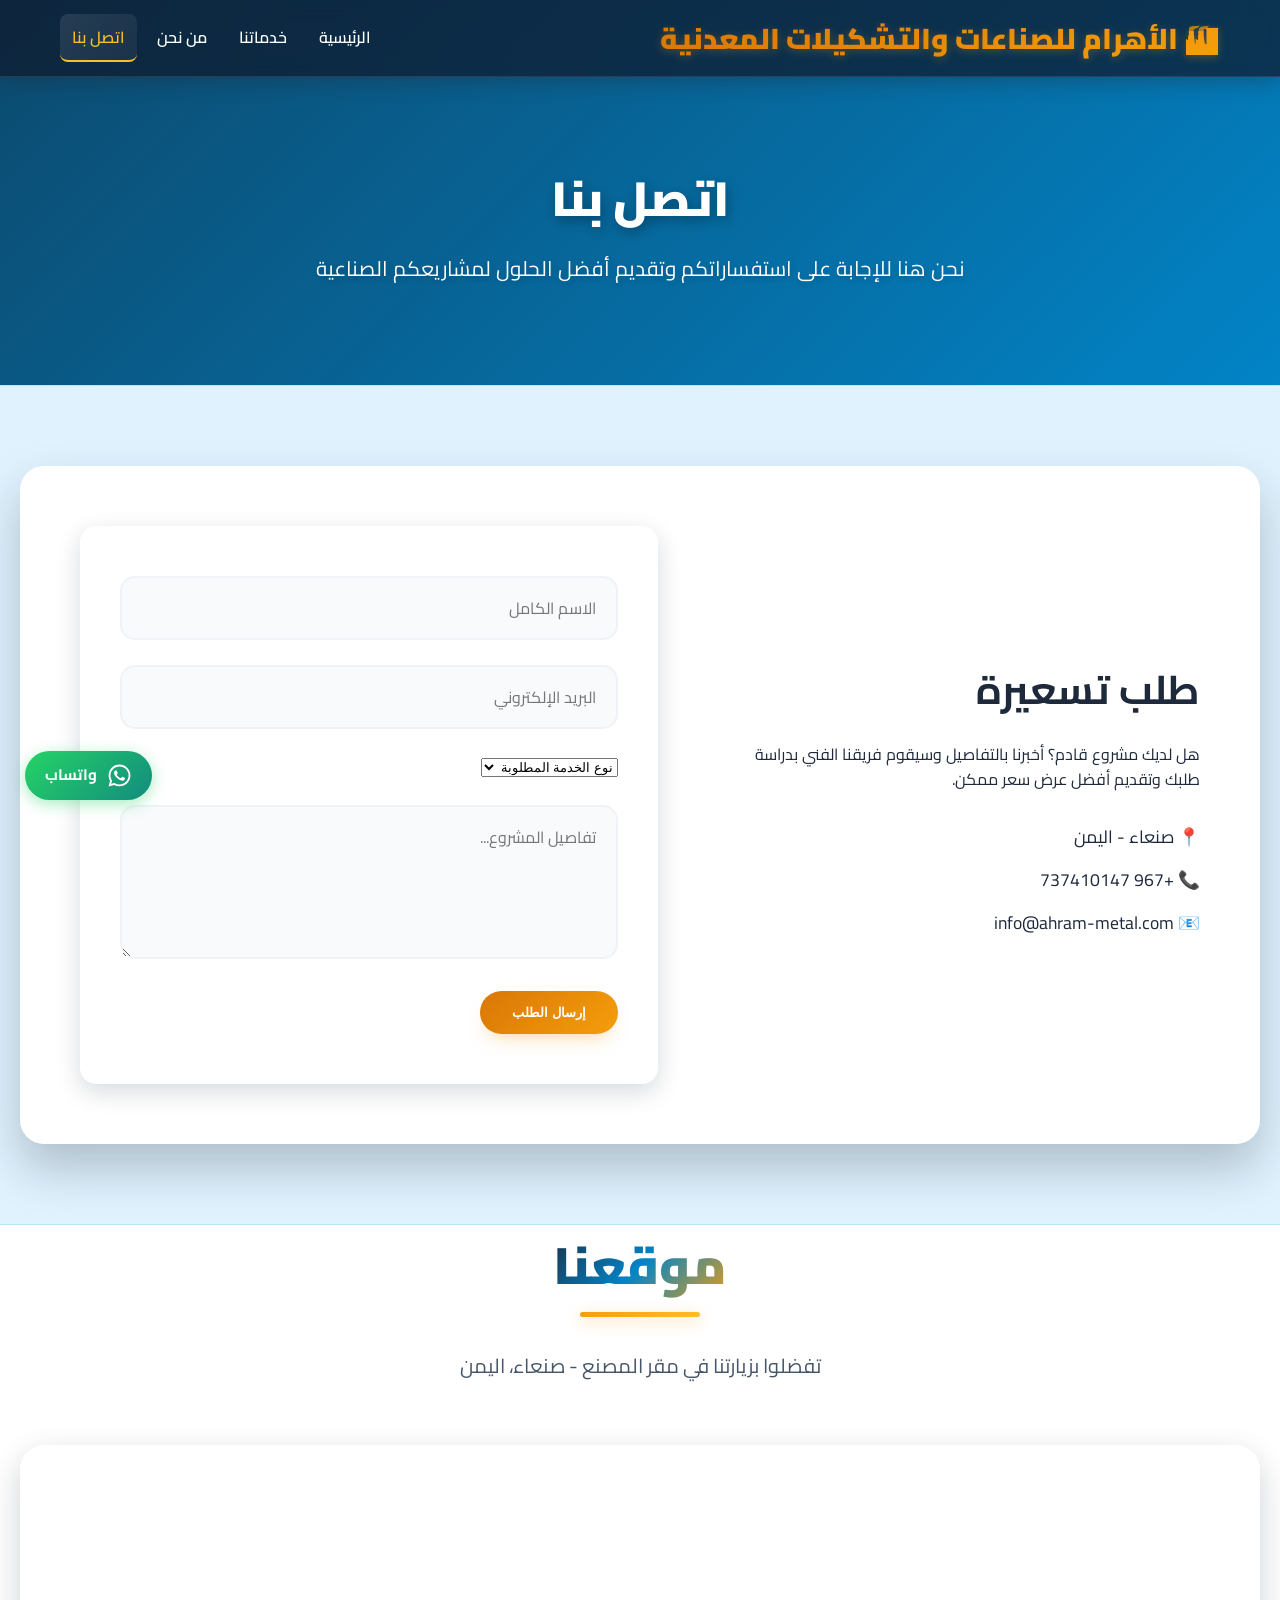
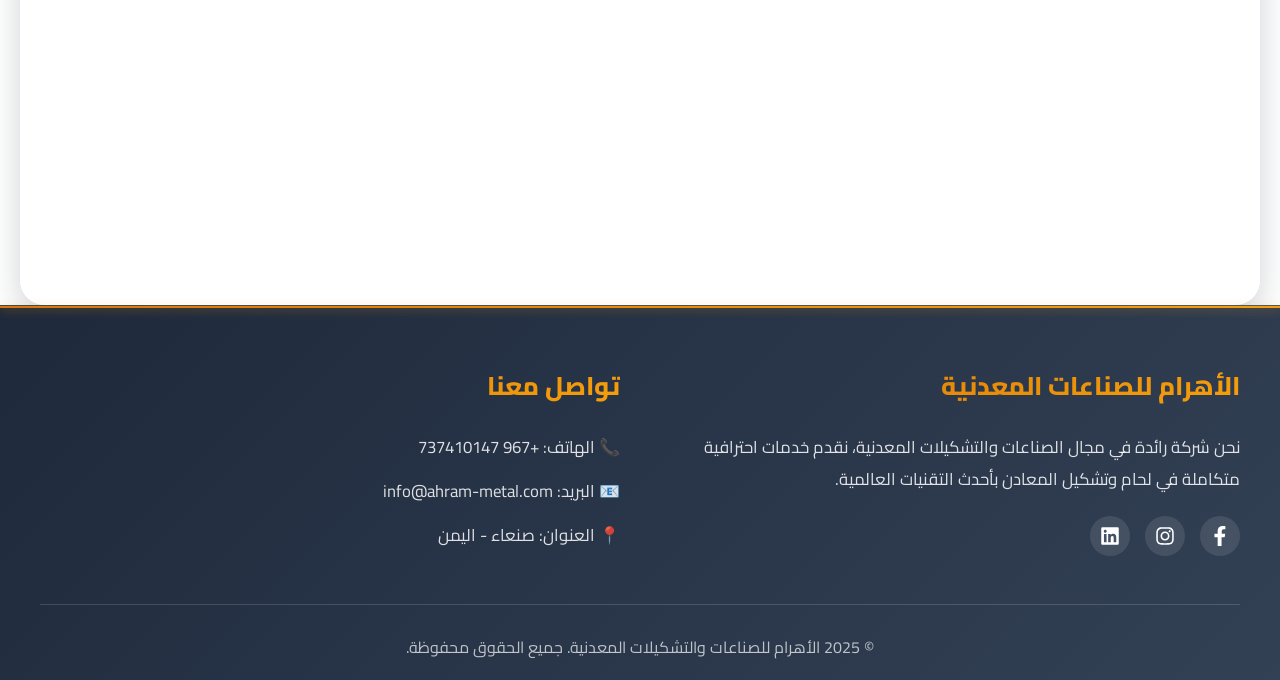
<file: contact.html>
<!DOCTYPE html>
<html lang="ar" dir="rtl">

<head>
    <meta charset="UTF-8">
    <meta name="viewport" content="width=device-width, initial-scale=1.0">
    <meta name="description" content="الأهرام للصناعات والتشكيلات المعدنية - اتصل بنا لطلب تسعيرة">
    <meta name="keywords" content="صناعات معدنية, لحام, طلب تسعيرة, الأهرام, اتصل بنا">
    <title>اتصل بنا - الأهرام للصناعات والتشكيلات المعدنية</title>

    <!-- PWA Settings -->
    <link rel="manifest" href="manifest.json">
    <meta name="theme-color" content="#f59e0b">
    <meta name="mobile-web-app-capable" content="yes">
    <meta name="apple-mobile-web-app-capable" content="yes">
    <meta name="apple-mobile-web-app-status-bar-style" content="black-translucent">
    <link rel="apple-touch-icon" href="icons/icon.svg">

    <!-- Preconnect -->
    <link rel="preconnect" href="https://fonts.googleapis.com">
    <link rel="preconnect" href="https://fonts.gstatic.com" crossorigin>
    <link rel="preconnect" href="https://cdnjs.cloudflare.com">

    <!-- Critical CSS -->
    <style>
        * {
            margin: 0;
            padding: 0;
            box-sizing: border-box
        }

        :root {
            --primary-main: #1e293b;
            --accent-main: #f59e0b;
            --white: #fff;
            --glass-bg: rgba(15, 23, 42, .7);
            --glass-border: rgba(255, 255, 255, .1)
        }

        body {
            font-family: Cairo, -apple-system, BlinkMacSystemFont, sans-serif;
            line-height: 1.6;
            direction: rtl;
            overflow-x: hidden;
            background: #fff
        }

        header {
            background: var(--glass-bg);
            backdrop-filter: blur(12px);
            -webkit-backdrop-filter: blur(12px);
            border-bottom: 1px solid var(--glass-border);
            padding: 15px 0;
            position: fixed;
            width: 100%;
            top: 0;
            z-index: 1000
        }

        .header-container {
            display: flex;
            justify-content: space-between;
            align-items: center;
            max-width: 1200px;
            margin: 0 auto;
            padding: 0 20px
        }

        .logo h1 {
            font-size: 1.8rem;
            font-weight: 900;
            background: linear-gradient(135deg, #d97706 0%, #f59e0b 100%);
            -webkit-background-clip: text;
            background-clip: text;
            -webkit-text-fill-color: transparent
        }

        .menu-toggle {
            display: none;
            background: 0 0;
            border: none;
            color: var(--white);
            font-size: 1.8rem;
            cursor: pointer
        }

        nav ul {
            display: flex;
            gap: 8px;
            align-items: center;
            list-style: none
        }

        @media (min-width: 993px) {
            nav#mainNav {
                display: block !important;
                position: static !important;
                width: auto !important;
                height: auto !important;
                background: none !important;
                padding: 0 !important;
            }
        }

        nav a {
            color: var(--white);
            font-weight: 600;
            padding: 8px 12px;
            border-radius: 8px;
            text-decoration: none
        }

        #preloader {
            position: fixed;
            top: 0;
            left: 0;
            width: 100%;
            height: 100%;
            background: var(--primary-main);
            display: flex;
            align-items: center;
            justify-content: center;
            z-index: 9999
        }

        #preloader.fade-out {
            opacity: 0;
            visibility: hidden
        }

        .loader-content {
            text-align: center;
            color: var(--white)
        }

        .loader-logo {
            font-size: 4rem;
            margin-bottom: 20px
        }

        .loader-bar {
            width: 200px;
            height: 4px;
            background: rgba(255, 255, 255, .2);
            border-radius: 2px;
            overflow: hidden;
            margin: 0 auto 15px
        }

        @media(max-width:992px) {
            .menu-toggle {
                display: block
            }
        }

        .container {
            max-width: 1200px;
            margin: 0 auto;
            padding: 0 20px
        }

        .page-hero {
            background: linear-gradient(135deg, var(--primary-main) 0%, #0284c7 100%);
            padding: 120px 20px 60px;
            text-align: center;
            color: #fff
        }
    </style>

    <!-- Fonts & Icons -->
    <link rel="stylesheet" href="https://fonts.googleapis.com/css2?family=Cairo:wght@400;600;700;900&display=swap">
    <link rel="stylesheet" href="https://cdnjs.cloudflare.com/ajax/libs/font-awesome/6.4.0/css/all.min.css">

    <!-- Main CSS -->
    <link rel="stylesheet" href="css/style.css?v=17">
    <link rel="stylesheet" href="css/responsive-fixed.css?v=17">

    <!-- Favicon -->
    <link rel="icon"
        href="data:image/svg+xml,<svg xmlns=%22http://www.w3.org/2000/svg%22 viewBox=%220 0 100 100%22><text y=%22.9em%22 font-size=%2280%22>🏭</text></svg>">
</head>

<body>

    <!-- ============================================
         PRELOADER
         ============================================ -->
    <div id="preloader">
        <div class="loader-content">
            <div class="loader-logo">🏭</div>
            <div class="loader-bar"></div>
            <p>الأهرام للصناعات المعدنية...</p>
        </div>
    </div>

    <!-- ============================================
         HEADER & NAVIGATION
         ============================================ -->
    <header>
        <div class="container header-container">
            <div class="logo">
                <h1>🏭 الأهرام للصناعات والتشكيلات المعدنية</h1>
            </div>

            <button class="menu-toggle" id="menuToggle" aria-label="Toggle Menu">
                ☰
            </button>

            <nav id="mainNav">
                <ul>
                    <li><a href="index.html">الرئيسية</a></li>
                    <li class="dropdown">
                        <a href="services.html">خدماتنا</a>
                        <div class="dropdown-content">
                            <a href="services.html#welding">لحام جميع أنواع المعادن</a>
                            <a href="services.html#forming">تشكيل ولف المعادن</a>
                            <a href="services.html#machining">خراطة وتفريز (Machining)</a>
                            <a href="services.html#construction">الإنشاءات المعدنية</a>
                            <a href="services.html#food">خطوط الإنتاج الصناعية</a>
                            <a href="services.html#maintenance">الصيانة والإصلاح</a>
                        </div>
                    </li>
                    <li><a href="about.html">من نحن</a></li>
                    <li><a href="contact.html" class="active">اتصل بنا</a></li>
                </ul>
            </nav>
        </div>
    </header>

    <!-- ============================================
         PAGE HERO
         ============================================ -->
    <section class="page-hero">
        <div class="page-hero-content">
            <h1>اتصل بنا</h1>
            <p>نحن هنا للإجابة على استفساراتكم وتقديم أفضل الحلول لمشاريعكم الصناعية</p>
        </div>
    </section>

    <!-- ============================================
         REQUEST A QUOTE SECTION
         ============================================ -->
    <section id="quote" class="reveal">
        <div class="container">
            <div class="quote-wrapper">
                <div class="quote-info">
                    <h2>طلب تسعيرة</h2>
                    <p>هل لديك مشروع قادم؟ أخبرنا بالتفاصيل وسيقوم فريقنا الفني بدراسة طلبك وتقديم أفضل عرض سعر ممكن.
                    </p>
                    <ul class="contact-brief">
                        <li>📍 صنعاء - اليمن</li>
                        <li>📞 +967 737410147</li>
                        <li>📧 info@ahram-metal.com</li>
                    </ul>
                </div>
                <form class="contact-form" id="contactForm">
                    <div class="form-group">
                        <input type="text" id="name" name="name" placeholder="الاسم الكامل" required>
                    </div>
                    <div class="form-group">
                        <input type="email" id="email" name="email" placeholder="البريد الإلكتروني" required>
                    </div>
                    <div class="form-group">
                        <select id="service" name="service" required>
                            <option value="" disabled selected>نوع الخدمة المطلوبة</option>
                            <option value="welding">لحام وتشكيل</option>
                            <option value="construction">إنشاءات معدنية</option>
                            <option value="machining">خراطة وتفريز</option>
                            <option value="food">صناعات غذائية/دوائية</option>
                            <option value="maintenance">صيانة وإصلاح</option>
                        </select>
                    </div>
                    <div class="form-group">
                        <textarea id="message" name="message" placeholder="تفاصيل المشروع..." rows="4"
                            required></textarea>
                    </div>
                    <button type="submit" class="cta-button primary" id="submitBtn">
                        <span class="btn-text">إرسال الطلب</span>
                        <span class="btn-loader" style="display: none;">⌛</span>
                    </button>
                    <div id="formStatus" class="form-status"
                        style="display: none; margin-top: 15px; padding: 10px; border-radius: 8px; text-align: center;">
                    </div>
                </form>
            </div>
        </div>
    </section>

    <!-- ============================================
         MAP SECTION
         ============================================ -->
    <section id="location-map" class="reveal">
        <div class="container">
            <div class="section-title">
                <h2>موقعنا</h2>
                <p>تفضلوا بزيارتنا في مقر المصنع - صنعاء، اليمن</p>
            </div>
            <div class="map-wrapper">
                <iframe
                    src="https://www.google.com/maps/embed?pb=!1m18!1m12!1m3!1d15386.294!2d44.2045!3d15.3524!2m3!1f0!2f0!3f0!3m2!1i1024!2i768!4f13.1!3m3!1m2!1s0x1603dbab201e7e73%3A0x9d0046b45e7f6a73!2sSana'a%2C%20Yemen!5e0!3m2!1sen!2s!4v1703681234567!5m2!1sen!2s"
                    width="100%" height="450" style="border:0;" allowfullscreen="" loading="lazy"
                    referrerpolicy="no-referrer-when-downgrade">
                </iframe>
            </div>
        </div>
    </section>

    <!-- ============================================
         FOOTER
         ============================================ -->
    <footer>
        <div class="container">
            <div class="footer-content">
                <div class="footer-section">
                    <h3>الأهرام للصناعات المعدنية</h3>
                    <p>
                        نحن شركة رائدة في مجال الصناعات والتشكيلات المعدنية، نقدم خدمات احترافية
                        متكاملة في لحام وتشكيل المعادن بأحدث التقنيات العالمية.
                    </p>
                    <div class="social-links">
                        <a href="#" class="social-link" aria-label="Facebook">
                            <svg viewBox="0 0 320 512" width="20" height="20" fill="currentColor">
                                <path
                                    d="M279.1 288l14.2-92.7h-88.9V135c0-25.5 12.5-50.3 52.6-50.3h40.6V5.8c-24.4-4.2-49.1-6.4-73.9-6.4-74.9 0-123.8 45.4-123.8 127.6V195.3h-81.5v92.7h81.5V512h100.1V288h88.9z" />
                            </svg>
                        </a>
                        <a href="#" class="social-link" aria-label="Instagram">
                            <svg viewBox="0 0 448 512" width="20" height="20" fill="currentColor">
                                <path
                                    d="M224.1 141c-63.6 0-114.9 51.3-114.9 114.9s51.3 114.9 114.9 114.9S339 319.5 339 255.9 287.7 141 224.1 141zm0 189.6c-41.1 0-74.7-33.5-74.7-74.7s33.5-74.7 74.7-74.7 74.7 33.5 74.7 74.7-33.6 74.7-74.7 74.7zm146.4-194.3c0 14.9-12 26.8-26.8 26.8-14.9 0-26.8-12-26.8-26.8s12-26.8 26.8-26.8 26.8 12 26.8 26.8zm76.1 27.2c-1.7-35.9-9.9-67.7-36.2-93.9-26.2-26.2-58-34.4-93.9-36.2-37-2.1-147.9-2.1-184.9 0-35.8 1.7-67.6 9.9-93.9 36.1s-34.4 58-36.2 93.9c-2.1 37-2.1 147.9 0 184.9 1.7 35.9 9.9 67.7 36.2 93.9s58 34.4 93.9 36.2c37 2.1 147.9 2.1 184.9 0 35.9-1.7 67.7-9.9 93.9-36.2 26.2-26.2 34.4-58 36.2-93.9 2.1-37 2.1-147.8 0-184.8zM398.8 388c-7.8 19.6-22.9 34.7-42.6 42.6-29.5 11.7-99.5 9-132.1 9s-102.7 2.6-132.1-9c-19.6-7.8-34.7-22.9-42.6-42.6-11.7-29.5-9-99.5-9-132.1s-2.6-102.7 9-132.1c7.8-19.6 22.9-34.7 42.6-42.6 29.5-11.7 99.5-9 132.1-9s102.7-2.6 132.1 9c19.6 7.8 34.7 22.9 42.6 42.6 11.7 29.5 9 99.5 9 132.1s2.7 102.7-9 132.1z" />
                            </svg>
                        </a>
                        <a href="#" class="social-link" aria-label="LinkedIn">
                            <svg viewBox="0 0 448 512" width="20" height="20" fill="currentColor">
                                <path
                                    d="M416 32H31.9C14.3 32 0 46.5 0 64.3v383.4C0 465.5 14.3 480 31.9 480H416c17.6 0 32-14.5 32-32.3V64.3c0-17.8-14.4-32.3-32-32.3zM135.4 416H69V202.2h66.5V416zm-33.2-243c-21.3 0-38.5-17.3-38.5-38.5S80.9 96 102.2 96c21.2 0 38.5 17.3 38.5 38.5 0 21.3-17.2 38.5-38.5 38.5zm282.1 243h-66.4V312c0-24.8-.5-56.7-34.5-56.7-34.6 0-39.9 27-39.9 54.9V416h-66.4V202.2h63.7v29.2h.9c8.9-16.8 30.6-34.5 62.9-34.5 67.2 0 79.7 44.3 79.7 101.9V416z" />
                            </svg>
                        </a>
                    </div>
                </div>

                <div class="footer-section">
                    <h3>تواصل معنا</h3>
                    <ul>
                        <li>📞 الهاتف: +967 737410147</li>
                        <li>📧 البريد: info@ahram-metal.com</li>
                        <li>📍 العنوان: صنعاء - اليمن</li>
                    </ul>
                </div>
            </div>
            <div class="footer-bottom">
                <p>&copy; 2025 الأهرام للصناعات والتشكيلات المعدنية. جميع الحقوق محفوظة.</p>
            </div>
        </div>
    </footer>

    <!-- ============================================
         FLOATING ACTIONS (WhatsApp & Back to Top)
         ============================================ -->
    <div class="floating-actions">
        <button id="backToTop" class="back-to-top" aria-label="Back to Top">
            ↑
        </button>
        <a href="https://wa.me/967736499765" class="whatsapp-btn" target="_blank" aria-label="Contact on WhatsApp">
            <svg viewBox="0 0 448 512" width="25" height="25" fill="currentColor">
                <path
                    d="M380.9 97.1C339 55.1 283.2 32 223.9 32c-122.4 0-222 99.6-222 222 0 39.1 10.2 77.3 29.6 111L0 480l117.7-30.9c32.4 17.7 68.9 27 106.1 27h.1c122.3 0 224.1-99.6 224.1-222 0-59.3-25.2-115-67.1-157zm-157 341.6c-33.2 0-65.7-8.9-94-25.7l-6.7-4-69.8 18.3L72 359.2l-4.4-7c-18.5-29.4-28.2-63.3-28.2-98.2 0-101.7 82.8-184.5 184.6-184.5 49.3 0 95.6 19.2 130.4 54.1 34.8 34.9 56.2 81.2 56.1 130.5 0 101.8-84.9 184.6-186.6 184.6zm101.2-138.2c-5.5-2.8-32.8-16.2-37.9-18-5.1-1.9-8.8-2.8-12.5 2.8-3.7 5.6-14.3 18-17.6 21.8-3.2 3.7-6.5 4.2-12 1.4-5.5-2.8-23.2-8.5-44.2-27.1-16.4-14.6-27.4-32.6-30.6-37.9-3.2-5.5-.3-8.5 2.5-11.2 2.5-2.5 5.5-6.5 8.3-9.7 2.8-3.2 3.7-5.5 5.6-9.2 1.9-3.7.9-6.9-.5-9.7-1.4-2.8-12.5-30.1-17.1-41.2-4.5-10.8-9.1-9.3-12.5-9.5-3.2-.2-6.9-.2-10.6-.2-3.7 0-9.7 1.4-14.8 6.9-5.1 5.6-19.4 19-19.4 46.3 0 27.3 19.9 53.7 22.6 57.4 2.8 3.7 39.1 59.7 94.8 83.8 13.2 5.8 23.5 9.2 31.5 11.8 13.3 4.2 25.4 3.6 35 2.2 10.7-1.6 32.8-13.4 37.4-26.4 4.6-13 4.6-24.1 3.2-26.4-1.3-2.5-5-3.9-10.5-6.6z" />
            </svg>
            <span>واتساب</span>
        </a>
    </div>

    <!-- ============================================
         BOTTOM NAVIGATION (Mobile Only)
         ============================================ -->
    <nav class="bottom-nav">
        <a href="index.html" class="bottom-nav-item">
            <i class="fas fa-home"></i>
            <span>الرئيسية</span>
        </a>
        <a href="services.html" class="bottom-nav-item">
            <i class="fas fa-cogs"></i>
            <span>خدماتنا</span>
        </a>
        <a href="https://wa.me/967736499765" class="bottom-nav-item highlight">
            <i class="fab fa-whatsapp"></i>
            <span>واتساب</span>
        </a>
        <a href="about.html" class="bottom-nav-item">
            <i class="fas fa-info-circle"></i>
            <span>من نحن</span>
        </a>
        <a href="contact.html" class="bottom-nav-item active">
            <i class="fas fa-envelope"></i>
            <span>اتصل بنا</span>
        </a>
    </nav>

    <!-- Main JavaScript File -->
    <script src="js/main.js?v=17"></script>

</body>

</html>
</file>
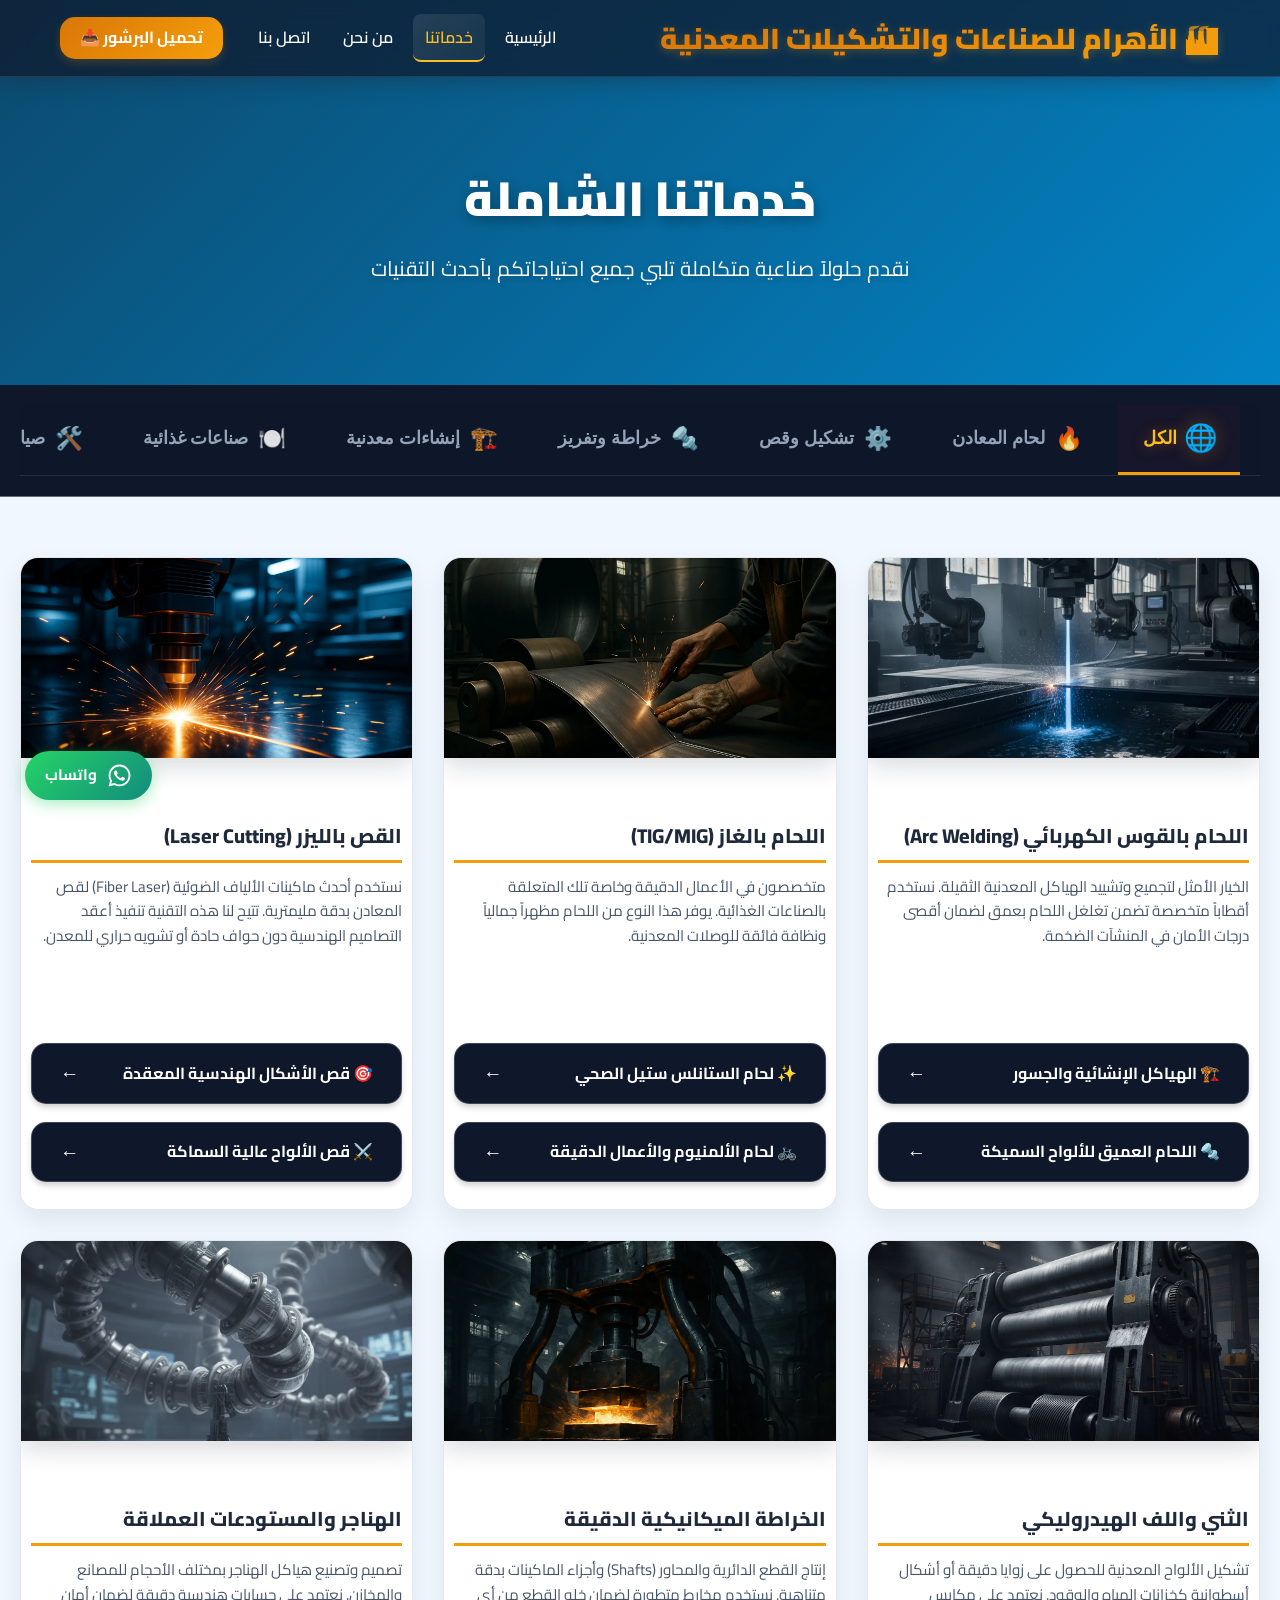
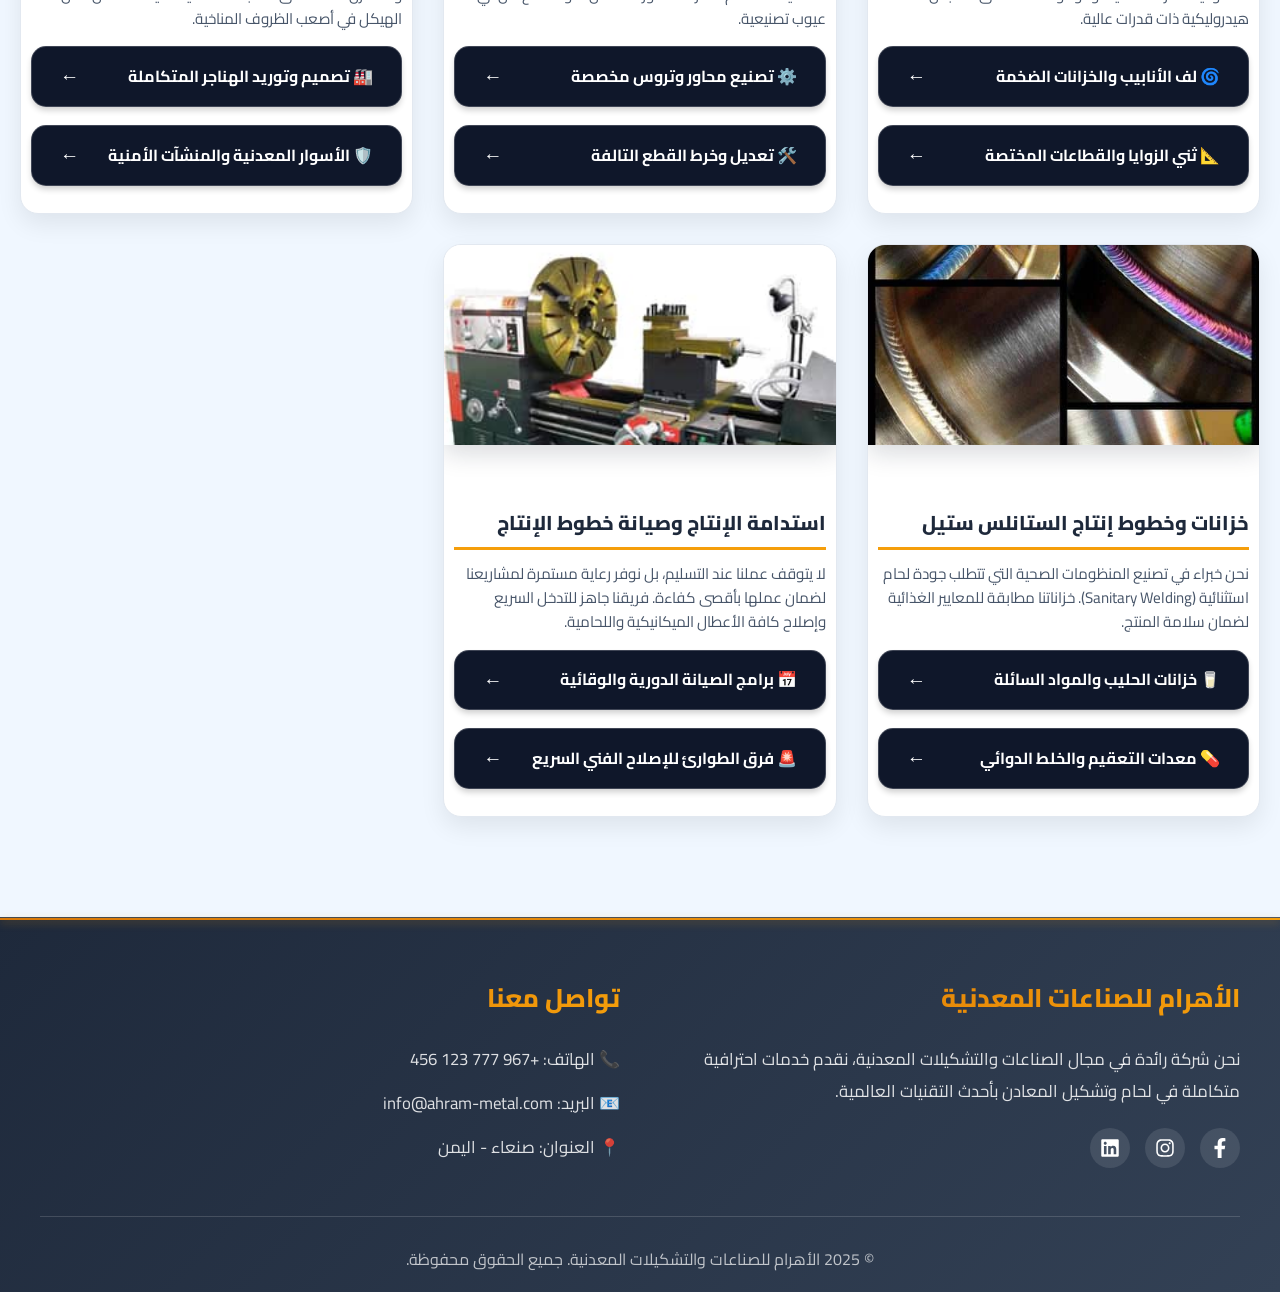
<file: services.html>
<!DOCTYPE html>
<html lang="ar" dir="rtl">

<head>
    <meta charset="UTF-8">
    <meta name="viewport" content="width=device-width, initial-scale=1.0">
    <meta name="description" content="الأهرام للصناعات والتشكيلات المعدنية - خدماتنا الشاملة">
    <meta name="keywords" content="صناعات معدنية, لحام, تشكيل معادن, الأهرام, خدمات">
    <title>خدماتنا - الأهرام للصناعات والتشكيلات المعدنية</title>

    <!-- PWA Settings -->
    <link rel="manifest" href="manifest.json">
    <meta name="theme-color" content="#f59e0b">
    <meta name="mobile-web-app-capable" content="yes">
    <meta name="apple-mobile-web-app-capable" content="yes">
    <meta name="apple-mobile-web-app-status-bar-style" content="black-translucent">
    <link rel="apple-touch-icon" href="icons/icon.svg">

    <!-- Preconnect to External Resources -->
    <link rel="preconnect" href="https://fonts.googleapis.com">
    <link rel="preconnect" href="https://fonts.gstatic.com" crossorigin>
    <link rel="preconnect" href="https://cdnjs.cloudflare.com">

    <!-- Critical CSS Inline -->
    <style>
        * {
            margin: 0;
            padding: 0;
            box-sizing: border-box
        }

        :root {
            --primary-main: #1e293b;
            --accent-main: #f59e0b;
            --white: #fff;
            --glass-bg: rgba(15, 23, 42, .7);
            --glass-border: rgba(255, 255, 255, .1)
        }

        body {
            font-family: Cairo, -apple-system, BlinkMacSystemFont, sans-serif;
            line-height: 1.6;
            direction: rtl;
            overflow-x: hidden;
            background: #fff
        }

        header {
            background: var(--glass-bg);
            backdrop-filter: blur(12px);
            -webkit-backdrop-filter: blur(12px);
            border-bottom: 1px solid var(--glass-border);
            padding: 15px 0;
            position: fixed;
            width: 100%;
            top: 0;
            z-index: 1000
        }

        .header-container {
            display: flex;
            justify-content: space-between;
            align-items: center;
            max-width: 1200px;
            margin: 0 auto;
            padding: 0 20px
        }

        .logo h1 {
            font-size: 1.8rem;
            font-weight: 900;
            background: linear-gradient(135deg, #d97706 0%, #f59e0b 100%);
            -webkit-background-clip: text;
            background-clip: text;
            -webkit-text-fill-color: transparent
        }

        .menu-toggle {
            display: none;
            background: 0 0;
            border: none;
            color: var(--white);
            font-size: 1.8rem;
            cursor: pointer
        }

        nav ul {
            display: flex;
            gap: 8px;
            align-items: center;
            list-style: none
        }

        @media (min-width: 993px) {
            nav#mainNav {
                display: block !important;
                position: static !important;
                width: auto !important;
                height: auto !important;
                background: none !important;
                padding: 0 !important;
            }
        }

        nav a {
            color: var(--white);
            font-weight: 600;
            padding: 8px 12px;
            border-radius: 8px;
            text-decoration: none
        }

        #preloader {
            position: fixed;
            top: 0;
            left: 0;
            width: 100%;
            height: 100%;
            background: var(--primary-main);
            display: flex;
            align-items: center;
            justify-content: center;
            z-index: 9999;
            transition: opacity .5s ease, visibility .5s ease
        }

        #preloader.fade-out {
            opacity: 0;
            visibility: hidden
        }

        .loader-content {
            text-align: center;
            color: var(--white)
        }

        .loader-logo {
            font-size: 4rem;
            margin-bottom: 20px;
            animation: pulse 1.5s ease-in-out infinite
        }

        .loader-bar {
            width: 200px;
            height: 4px;
            background: rgba(255, 255, 255, .2);
            border-radius: 2px;
            overflow: hidden;
            margin: 0 auto 15px
        }

        .loader-bar::after {
            content: '';
            display: block;
            width: 50%;
            height: 100%;
            background: var(--accent-main);
            animation: loading 1.5s ease-in-out infinite
        }

        @keyframes pulse {

            0%,
            100% {
                transform: scale(1)
            }

            50% {
                transform: scale(1.1)
            }
        }

        @keyframes loading {
            0% {
                transform: translateX(-100%)
            }

            100% {
                transform: translateX(300%)
            }
        }

        @media(max-width:992px) {
            .menu-toggle {
                display: block
            }
        }

        .container {
            max-width: 1200px;
            margin: 0 auto;
            padding: 0 20px
        }

        .page-hero {
            background: linear-gradient(135deg, var(--primary-main) 0%, #0284c7 100%);
            padding: 120px 20px 60px;
            text-align: center;
            color: #fff
        }
    </style>

    <!-- Fonts & Icons -->
    <link rel="stylesheet" href="https://fonts.googleapis.com/css2?family=Cairo:wght@400;600;700;900&display=swap">
    <link rel="stylesheet" href="https://cdnjs.cloudflare.com/ajax/libs/font-awesome/6.4.0/css/all.min.css">

    <!-- Main CSS Files -->
    <link rel="stylesheet" href="css/style.css?v=17">
    <link rel="stylesheet" href="css/responsive-fixed.css?v=17">

    <!-- Favicon -->
    <link rel="icon"
        href="data:image/svg+xml,<svg xmlns=%22http://www.w3.org/2000/svg%22 viewBox=%220 0 100 100%22><text y=%22.9em%22 font-size=%2280%22>🏭</text></svg>">
</head>

<body class="services-page">

    <!-- ============================================
         PRELOADER
         ============================================ -->
    <div id="preloader">
        <div class="loader-content">
            <div class="loader-logo">🏭</div>
            <div class="loader-bar"></div>
            <p>الأهرام للصناعات المعدنية...</p>
        </div>
    </div>

    <!-- ============================================
         HEADER & NAVIGATION
         ============================================ -->
    <header>
        <div class="container header-container">
            <div class="logo">
                <h1>🏭 الأهرام للصناعات والتشكيلات المعدنية</h1>
            </div>

            <button class="menu-toggle" id="menuToggle" aria-label="Toggle Menu">
                ☰
            </button>

            <nav id="mainNav">
                <ul>
                    <li><a href="index.html">الرئيسية</a></li>
                    <li class="dropdown">
                        <a href="services.html" class="active">خدماتنا </a>
                        <div class="dropdown-content">
                            <a href="services.html#welding">لحام جميع أنواع المعادن</a>
                            <a href="services.html#forming">تشكيل ولف المعادن</a>
                            <a href="services.html#machining">خراطة وتفريز (Machining)</a>
                            <a href="services.html#construction">الإنشاءات المعدنية</a>
                            <a href="services.html#food">خطوط الإنتاج الصناعية</a>
                            <a href="services.html#maintenance">الصيانة والإصلاح</a>
                        </div>
                    </li>
                    <li><a href="about.html">من نحن</a></li>
                    <li><a href="contact.html">اتصل بنا</a></li>
                    <li class="nav-highlight"><a href="brochure.pdf" download>تحميل البرشور 📥</a></li>
                </ul>
            </nav>
        </div>
    </header>

    <!-- ============================================
         PAGE HERO
         ============================================ -->
    <section class="page-hero">
        <div class="page-hero-content">
            <h1 id="service-page-title">خدماتنا الشاملة</h1>
            <p id="service-page-desc">نقدم حلولاً صناعية متكاملة تلبي جميع احتياجاتكم بأحدث التقنيات</p>
        </div>
    </section>

    <!-- ============================================
         SERVICES NAVIGATION (Unified Ribbon)
         ============================================ -->
    <section class="services-nav-section">
        <div class="container">
            <div class="category-tabs-wrapper">
                <div class="category-tabs" id="servicesCategoryTabs">
                    <button class="category-tab active" data-category="all">
                        <span class="tab-icon">🌐</span>
                        <span class="tab-label">الكل</span>
                    </button>
                    <button class="category-tab" data-category="welding">
                        <span class="tab-icon">🔥</span>
                        <span class="tab-label">لحام المعادن</span>
                    </button>
                    <button class="category-tab" data-category="forming">
                        <span class="tab-icon">⚙️</span>
                        <span class="tab-label">تشكيل وقص</span>
                    </button>
                    <button class="category-tab" data-category="machining">
                        <span class="tab-icon">🔩</span>
                        <span class="tab-label">خراطة وتفريز</span>
                    </button>
                    <button class="category-tab" data-category="construction">
                        <span class="tab-icon">🏗️</span>
                        <span class="tab-label">إنشاءات معدنية</span>
                    </button>
                    <button class="category-tab" data-category="food">
                        <span class="tab-icon">🍽️</span>
                        <span class="tab-label">صناعات غذائية</span>
                    </button>
                    <button class="category-tab" data-category="maintenance">
                        <span class="tab-icon">🛠️</span>
                        <span class="tab-label">صيانة وإصلاح</span>
                    </button>
                </div>
            </div>
        </div>
    </section>

    <!-- ============================================
         DETAILED SERVICES SECTIONS
         ============================================ -->
    <section id="services-detail-section">
        <div class="container">
            <div id="services-content-wrapper" class="reveal">

                <!-- Service 1: Welding -->
                <div class="service-detail-item reveal modular-card" id="welding">
                    <div class="service-detail-header">
                        <span class="icon">🔥</span>
                        <h2>عمليات اللحام الاحترافية</h2>
                    </div>
                    <div class="service-detail-body">
                        <div class="service-feature">
                            <div class="feature-text">
                                <h4 id="arc-welding">اللحام بالقوس الكهربائي (Arc Welding)</h4>
                                <p>الخيار الأمثل لتجميع وتشييد الهياكل المعدنية الثقيلة. نستخدم أقطاباً متخصصة تضمن
                                    تغلغل اللحام بعمق لضمان أقصى درجات الأمان في المنشآت الضخمة.</p>
                                <div class="interactive-items">
                                    <div class="deep-dive-trigger" data-service="arc-structures" id="arc-structures">
                                        <span>🏗️ الهياكل الإنشائية والجسور</span>
                                        <i class="chevron">←</i>
                                    </div>
                                    <div class="deep-dive-trigger" data-service="arc-heavy-plates"
                                        id="arc-heavy-plates">
                                        <span>🔩 اللحام العميق للألواح السميكة</span>
                                        <i class="chevron">←</i>
                                    </div>
                                </div>
                            </div>
                            <div class="feature-image">
                                <img src="images3/A_hyper-realistic_industrial_scene_of_a_powerful_w-1767032910113.webp"
                                    alt="لحام القوس الكهربائي" loading="lazy" decoding="async">
                            </div>
                        </div>

                        <div class="service-feature reverse">
                            <div class="feature-text">
                                <h4 id="gas-welding">اللحام بالغاز (TIG/MIG)</h4>
                                <p>متخصصون في الأعمال الدقيقة وخاصة تلك المتعلقة بالصناعات الغذائية. يوفر هذا النوع من
                                    اللحام مظهراً جمالياً ونظافة فائقة للوصلات المعدنية.</p>
                                <div class="interactive-items">
                                    <div class="deep-dive-trigger" data-service="tig-stainless" id="tig-stainless">
                                        <span>✨ لحام الستانلس ستيل الصحي</span>
                                        <i class="chevron">←</i>
                                    </div>
                                    <div class="deep-dive-trigger" data-service="mig-aluminum" id="mig-aluminum">
                                        <span>🚲 لحام الألمنيوم والأعمال الدقيقة</span>
                                        <i class="chevron">←</i>
                                    </div>
                                </div>
                            </div>
                            <div class="feature-image">
                                <img src="images3/An_industrial_scene_depicting_the_rolling_and_asse-1767034160779.webp"
                                    alt="لحام التيج" loading="lazy" decoding="async">
                            </div>
                        </div>
                    </div>
                </div>

                <!-- Service 2: Metal Forming -->
                <div class="service-detail-item reveal modular-card" id="forming">
                    <div class="service-detail-header">
                        <span class="icon">⚙️</span>
                        <h2>عمليات تشكيل المعادن</h2>
                    </div>
                    <div class="service-detail-body">
                        <div class="service-feature">
                            <div class="feature-text">
                                <h4 id="laser-cutting">القص بالليزر (Laser Cutting)</h4>
                                <p>نستخدم أحدث ماكينات الألياف الضوئية (Fiber Laser) لقص المعادن بدقة مليمترية. تتيح لنا
                                    هذه التقنية تنفيذ أعقد التصاميم الهندسية دون حواف حادة أو تشويه حراري للمعدن.</p>
                                <div class="interactive-items">
                                    <div class="deep-dive-trigger" data-service="laser-precision" id="laser-precision">
                                        <span>🎯 قص الأشكال الهندسية المعقدة</span>
                                        <i class="chevron">←</i>
                                    </div>
                                    <div class="deep-dive-trigger" data-service="laser-thick" id="laser-thick">
                                        <span>⚔️ قص الألواح عالية السماكة</span>
                                        <i class="chevron">←</i>
                                    </div>
                                </div>
                            </div>
                            <div class="feature-image">
                                <img src="images3/A_photorealistic_depiction_of_a_dramatic_laser_cut-1767032925979.webp"
                                    alt="قص بالليزر" loading="lazy" decoding="async">
                            </div>
                        </div>

                        <div class="service-feature reverse">
                            <div class="feature-text">
                                <h4 id="hydraulic-forming">الثني واللف الهيدروليكي</h4>
                                <p>تشكيل الألواح المعدنية للحصول على زوايا دقيقة أو أشكال أسطوانية كخزانات المياه
                                    والوقود. نعتمد على مكابس هيدروليكية ذات قدرات عالية.</p>
                                <div class="interactive-items">
                                    <div class="deep-dive-trigger" data-service="forming-rolls" id="forming-rolls">
                                        <span>🌀 لف الأنابيب والخزانات الضخمة</span>
                                        <i class="chevron">←</i>
                                    </div>
                                    <div class="deep-dive-trigger" data-service="forming-angles" id="forming-angles">
                                        <span>📐 ثني الزوايا والقطاعات المختصة</span>
                                        <i class="chevron">←</i>
                                    </div>
                                </div>
                            </div>
                            <div class="feature-image">
                                <img src="images3/A_powerful_industrial_plate_rolling_machine_in_a_f-1767034143051.webp"
                                    alt="ثني المعادن" loading="lazy" decoding="async">
                            </div>
                        </div>
                    </div>
                </div>

                <!-- NEW Service: Machining -->
                <div class="service-detail-item reveal modular-card" id="machining">
                    <div class="service-detail-header">
                        <span class="icon">🔩</span>
                        <h2>الخراطة والتفريز (Machining)</h2>
                    </div>
                    <div class="service-detail-body">
                        <div class="service-feature">
                            <div class="feature-text">
                                <h4 id="precision-machining">الخراطة الميكانيكية الدقيقة</h4>
                                <p>إنتاج القطع الدائرية والمحاور (Shafts) وأجزاء الماكينات بدقة متناهية. نستخدم مخارط
                                    متطورة لضمان خلو القطع من أي عيوب تصنيعية.</p>
                                <div class="interactive-items">
                                    <div class="deep-dive-trigger" data-service="cnc-gears" id="cnc-gears">
                                        <span>⚙️ تصنيع محاور وتروس مخصصة</span>
                                        <i class="chevron">←</i>
                                    </div>
                                    <div class="deep-dive-trigger" data-service="mechanical-repair"
                                        id="mechanical-repair">
                                        <span>🛠️ تعديل وخرط القطع التالفة</span>
                                        <i class="chevron">←</i>
                                    </div>
                                </div>
                            </div>
                            <div class="feature-image">
                                <img src="images3/A_dynamic_industrial_scene_focused_on_a_powerful_h-1767034479176.webp"
                                    alt="خراطة ميكانيكية" loading="lazy" decoding="async">
                            </div>
                        </div>
                    </div>
                </div>

                <!-- Service 3: Construction -->
                <div class="service-detail-item reveal modular-card" id="construction">
                    <div class="service-detail-header">
                        <span class="icon">🏗️</span>
                        <h2>الإنشاءات والمظلات المعدنية</h2>
                    </div>
                    <div class="service-detail-body">
                        <div class="service-feature">
                            <div class="feature-text">
                                <h4 id="metal-hangars">الهناجر والمستودعات العملاقة</h4>
                                <p>تصميم وتصنيع هياكل الهناجر بمختلف الأحجام للمصانع والمخازن. نعتمد على حسابات هندسية
                                    دقيقة لضمان أمان الهيكل في أصعب الظروف المناخية.</p>
                                <div class="interactive-items">
                                    <div class="deep-dive-trigger" data-service="construction-hangars"
                                        id="construction-hangars">
                                        <span>🏭 تصميم وتوريد الهناجر المتكاملة</span>
                                        <i class="chevron">←</i>
                                    </div>
                                    <div class="deep-dive-trigger" data-service="construction-fences"
                                        id="construction-fences">
                                        <span>🛡️ الأسوار المعدنية والمنشآت الأمنية</span>
                                        <i class="chevron">←</i>
                                    </div>
                                </div>
                            </div>
                            <div class="feature-image">
                                <img src="images3/An_artistic_representation_of_winding_rockets_feat-1767034510787.webp"
                                    alt="إنشاءات معدنية" loading="lazy" decoding="async">
                            </div>
                        </div>
                    </div>
                </div>

                <!-- Service 4: Food Industry -->
                <div class="service-detail-item reveal modular-card" id="food">
                    <div class="service-detail-header">
                        <span class="icon">🍽️</span>
                        <h2>خدمات المصانع الغذائية والدوائية</h2>
                    </div>
                    <div class="service-detail-body">
                        <div class="service-feature">
                            <div class="feature-text">
                                <h4 id="stainless-tanks">خزانات وخطوط إنتاج الستانلس ستيل</h4>
                                <p>نحن خبراء في تصنيع المنظومات الصحية التي تتطلب جودة لحام استثنائية (Sanitary
                                    Welding). خزاناتنا مطابقة للمعايير الغذائية لضمان سلامة المنتج.</p>
                                <div class="interactive-items">
                                    <div class="deep-dive-trigger" data-service="food-tanks" id="food-tanks">
                                        <span>🥛 خزانات الحليب والمواد السائلة</span>
                                        <i class="chevron">←</i>
                                    </div>
                                    <div class="deep-dive-trigger" data-service="pharma-sterile" id="pharma-sterile">
                                        <span>💊 معدات التعقيم والخلط الدوائي</span>
                                        <i class="chevron">←</i>
                                    </div>
                                </div>
                            </div>
                            <div class="feature-image">
                                <img src="images/service-tanks.jpg" alt="صناعات غذائية" loading="lazy" decoding="async">
                            </div>
                        </div>
                    </div>
                </div>

                <!-- Service 5: Maintenance -->
                <div class="service-detail-item reveal modular-card" id="maintenance">
                    <div class="service-detail-header">
                        <span class="icon">🛠️</span>
                        <h2>الصيانة والدعم الفني</h2>
                    </div>
                    <div class="service-detail-body">
                        <div class="service-feature">
                            <div class="feature-text">
                                <h4 id="regular-maintenance">استدامة الإنتاج وصيانة خطوط الإنتاج</h4>
                                <p>لا يتوقف عملنا عند التسليم، بل نوفر رعاية مستمرة لمشاريعنا لضمان عملها بأقصى كفاءة.
                                    فريقنا جاهز للتدخل السريع وإصلاح كافة الأعطال الميكانيكية واللحامية.</p>
                                <div class="interactive-items">
                                    <div class="deep-dive-trigger" data-service="maintenance-preventive"
                                        id="maintenance-preventive">
                                        <span>📅 برامج الصيانة الدورية والوقائية</span>
                                        <i class="chevron">←</i>
                                    </div>
                                    <div class="deep-dive-trigger" data-service="maintenance-emergency"
                                        id="maintenance-emergency">
                                        <span>🚨 فرق الطوارئ للإصلاح الفني السريع</span>
                                        <i class="chevron">←</i>
                                    </div>
                                </div>
                            </div>
                            <div class="feature-image">
                                <img src="images/service-machining.jpg" alt="صيانة ودعم فني" loading="lazy"
                                    decoding="async">
                            </div>
                        </div>
                    </div>
                </div>


            </div>
        </div>
    </section>

    <!-- ============================================
         FOOTER
         ============================================ -->
    <footer>
        <div class="container">
            <div class="footer-content">
                <div class="footer-section">
                    <h3>الأهرام للصناعات المعدنية</h3>
                    <p>
                        نحن شركة رائدة في مجال الصناعات والتشكيلات المعدنية، نقدم خدمات احترافية
                        متكاملة في لحام وتشكيل المعادن بأحدث التقنيات العالمية.
                    </p>
                    <div class="social-links">
                        <a href="#" class="social-link" aria-label="Facebook">
                            <svg viewBox="0 0 320 512" width="20" height="20" fill="currentColor">
                                <path
                                    d="M279.1 288l14.2-92.7h-88.9V135c0-25.5 12.5-50.3 52.6-50.3h40.6V5.8c-24.4-4.2-49.1-6.4-73.9-6.4-74.9 0-123.8 45.4-123.8 127.6V195.3h-81.5v92.7h81.5V512h100.1V288h88.9z" />
                            </svg>
                        </a>
                        <a href="#" class="social-link" aria-label="Instagram">
                            <svg viewBox="0 0 448 512" width="20" height="20" fill="currentColor">
                                <path
                                    d="M224.1 141c-63.6 0-114.9 51.3-114.9 114.9s51.3 114.9 114.9 114.9S339 319.5 339 255.9 287.7 141 224.1 141zm0 189.6c-41.1 0-74.7-33.5-74.7-74.7s33.5-74.7 74.7-74.7 74.7 33.5 74.7 74.7-33.6 74.7-74.7 74.7zm146.4-194.3c0 14.9-12 26.8-26.8 26.8-14.9 0-26.8-12-26.8-26.8s12-26.8 26.8-26.8 26.8 12 26.8 26.8zm76.1 27.2c-1.7-35.9-9.9-67.7-36.2-93.9-26.2-26.2-58-34.4-93.9-36.2-37-2.1-147.9-2.1-184.9 0-35.8 1.7-67.6 9.9-93.9 36.1s-34.4 58-36.2 93.9c-2.1 37-2.1 147.9 0 184.9 1.7 35.9 9.9 67.7 36.2 93.9s58 34.4 93.9 36.2c37 2.1 147.9 2.1 184.9 0 35.9-1.7 67.7-9.9 93.9-36.2 26.2-26.2 34.4-58 36.2-93.9 2.1-37 2.1-147.8 0-184.8zM398.8 388c-7.8 19.6-22.9 34.7-42.6 42.6-29.5 11.7-99.5 9-132.1 9s-102.7 2.6-132.1-9c-19.6-7.8-34.7-22.9-42.6-42.6-11.7-29.5-9-99.5-9-132.1s-2.6-102.7 9-132.1c7.8-19.6 22.9-34.7 42.6-42.6 29.5-11.7 99.5-9 132.1-9s102.7-2.6 132.1 9c19.6 7.8 34.7 22.9 42.6 42.6 11.7 29.5 9 99.5 9 132.1s2.7 102.7-9 132.1z" />
                            </svg>
                        </a>
                        <a href="#" class="social-link" aria-label="LinkedIn">
                            <svg viewBox="0 0 448 512" width="20" height="20" fill="currentColor">
                                <path
                                    d="M416 32H31.9C14.3 32 0 46.5 0 64.3v383.4C0 465.5 14.3 480 31.9 480H416c17.6 0 32-14.5 32-32.3V64.3c0-17.8-14.4-32.3-32-32.3zM135.4 416H69V202.2h66.5V416zm-33.2-243c-21.3 0-38.5-17.3-38.5-38.5S80.9 96 102.2 96c21.2 0 38.5 17.3 38.5 38.5 0 21.3-17.2 38.5-38.5 38.5zm282.1 243h-66.4V312c0-24.8-.5-56.7-34.5-56.7-34.6 0-39.9 27-39.9 54.9V416h-66.4V202.2h63.7v29.2h.9c8.9-16.8 30.6-34.5 62.9-34.5 67.2 0 79.7 44.3 79.7 101.9V416z" />
                            </svg>
                        </a>
                    </div>
                </div>

                <div class="footer-section">
                    <h3>تواصل معنا</h3>
                    <ul>
                        <li>📞 الهاتف: +967 777 123 456</li>
                        <li>📧 البريد: info@ahram-metal.com</li>
                        <li>📍 العنوان: صنعاء - اليمن</li>
                    </ul>
                </div>
            </div>
            <div class="footer-bottom">
                <p>&copy; 2025 الأهرام للصناعات والتشكيلات المعدنية. جميع الحقوق محفوظة.</p>
            </div>
        </div>
    </footer>

    <!-- ============================================
         MODAL FOR DEEP DIVE DETAILS
         ============================================ -->
    <div id="serviceModal" class="modal-overlay">
        <div class="modal-container">
            <button class="modal-close" id="closeModal">&times;</button>
            <div id="modalContent" class="modal-content">
                <!-- Content injected dynamically via JS -->
            </div>
        </div>
    </div>

    <!-- ============================================
         FLOATING ACTIONS (WhatsApp & Back to Top)
         ============================================ -->
    <div class="floating-actions">
        <button id="backToTop" class="back-to-top" aria-label="Back to Top">
            ↑
        </button>
        <a href="https://wa.me/967736499765" class="whatsapp-btn" target="_blank" aria-label="Contact on WhatsApp">
            <svg viewBox="0 0 448 512" width="25" height="25" fill="currentColor">
                <path
                    d="M380.9 97.1C339 55.1 283.2 32 223.9 32c-122.4 0-222 99.6-222 222 0 39.1 10.2 77.3 29.6 111L0 480l117.7-30.9c32.4 17.7 68.9 27 106.1 27h.1c122.3 0 224.1-99.6 224.1-222 0-59.3-25.2-115-67.1-157zm-157 341.6c-33.2 0-65.7-8.9-94-25.7l-6.7-4-69.8 18.3L72 359.2l-4.4-7c-18.5-29.4-28.2-63.3-28.2-98.2 0-101.7 82.8-184.5 184.6-184.5 49.3 0 95.6 19.2 130.4 54.1 34.8 34.9 56.2 81.2 56.1 130.5 0 101.8-84.9 184.6-186.6 184.6zm101.2-138.2c-5.5-2.8-32.8-16.2-37.9-18-5.1-1.9-8.8-2.8-12.5 2.8-3.7 5.6-14.3 18-17.6 21.8-3.2 3.7-6.5 4.2-12 1.4-5.5-2.8-23.2-8.5-44.2-27.1-16.4-14.6-27.4-32.6-30.6-37.9-3.2-5.5-.3-8.5 2.5-11.2 2.5-2.5 5.5-6.5 8.3-9.7 2.8-3.2 3.7-5.5 5.6-9.2 1.9-3.7.9-6.9-.5-9.7-1.4-2.8-12.5-30.1-17.1-41.2-4.5-10.8-9.1-9.3-12.5-9.5-3.2-.2-6.9-.2-10.6-.2-3.7 0-9.7 1.4-14.8 6.9-5.1 5.6-19.4 19-19.4 46.3 0 27.3 19.9 53.7 22.6 57.4 2.8 3.7 39.1 59.7 94.8 83.8 13.2 5.8 23.5 9.2 31.5 11.8 13.3 4.2 25.4 3.6 35 2.2 10.7-1.6 32.8-13.4 37.4-26.4 4.6-13 4.6-24.1 3.2-26.4-1.3-2.5-5-3.9-10.5-6.6z" />
            </svg>
            <span>واتساب</span>
        </a>
    </div>

    <!-- ============================================
         BOTTOM NAVIGATION (Mobile Only)
         ============================================ -->
    <nav class="bottom-nav">
        <a href="index.html" class="bottom-nav-item">
            <i class="fas fa-home"></i>
            <span>الرئيسية</span>
        </a>
        <a href="services.html" class="bottom-nav-item active">
            <i class="fas fa-cogs"></i>
            <span>خدماتنا</span>
        </a>
        <a href="https://wa.me/967736499765" class="bottom-nav-item highlight">
            <i class="fab fa-whatsapp"></i>
            <span>واتساب</span>
        </a>
        <a href="about.html" class="bottom-nav-item">
            <i class="fas fa-info-circle"></i>
            <span>من نحن</span>
        </a>
        <a href="contact.html" class="bottom-nav-item">
            <i class="fas fa-envelope"></i>
            <span>اتصل بنا</span>
        </a>
    </nav>

    <!-- Main JavaScript File -->
    <script src="js/main.js?v=17"></script>

</body>

</html>
</file>
<file: css/style.css>
/* ============================================
   الأهرام للصناعات والتشكيلات المعدنية
   ملف التنسيقات الرئيسي
   ============================================ */

/* ============================================
   CSS RESET & BASE STYLES
   ============================================ */
* {
    margin: 0;
    padding: 0;
    box-sizing: border-box;
}

:root {
    /* ============================================
       DESIGN TOKENS (The DNA of our Components)
       ============================================ */

    /* Colors - Brand Palette */
    --primary-main: #1e293b;
    --primary-light: #334155;
    --secondary-main: #0284c7;
    --secondary-light: #0ea5e9;
    --accent-main: #f59e0b;
    --accent-light: #fbbf24;

    /* Semantic Colors */
    --bg-dark: #0f172a;
    --bg-light: #f8fafc;
    --white: #ffffff;
    --text-dark: #1e293b;
    --text-gray: #475569;
    --text-light: #f1f5f9;
    --border-soft: rgba(226, 232, 240, 0.4);

    /* Glassmorphism Tokens */
    --glass-bg: rgba(15, 23, 42, 0.7);
    --glass-border: rgba(255, 255, 255, 0.1);
    --glass-blur: blur(12px);

    /* Gradients */
    --gradient-primary: linear-gradient(135deg, #1e293b 0%, #334155 100%);
    --gradient-secondary: linear-gradient(135deg, #0c4a6e 0%, #0284c7 100%);
    --gradient-accent: linear-gradient(135deg, #d97706 0%, #f59e0b 100%);
    --gradient-glass: linear-gradient(135deg, rgba(255, 255, 255, 0.1), rgba(255, 255, 255, 0.05));

    /* Layout & Spacing */
    --container-width: 1200px;
    --section-padding: 100px 0;
    --radius-sm: 8px;
    --radius-md: 15px;
    --radius-lg: 25px;
    --radius-full: 999px;

    /* Shadows */
    --shadow-sm: 0 2px 4px rgba(0, 0, 0, 0.05);
    --shadow-md: 0 10px 15px -3px rgba(0, 0, 0, 0.1);
    --shadow-lg: 0 20px 25px -5px rgba(0, 0, 0, 0.1);
    --shadow-xl: 0 25px 50px -12px rgba(0, 0, 0, 0.25);
    --shadow-glass: 0 8px 32px 0 rgba(0, 0, 0, 0.2);

    /* Missing Variables */
    --gradient-section-alt: linear-gradient(135deg, #f8fafc 0%, #f1f5f9 100%);
    --bg-services: #f0f7ff;
    --lighter-gray: #f8fafc;
    --light-gray: #f1f5f9;

    /* Transitions */
    --transition: all 0.3s cubic-bezier(0.4, 0, 0.2, 1);
    --shadow-md: 0 4px 16px rgba(15, 23, 42, 0.12);
    --shadow-lg: 0 8px 24px rgba(15, 23, 42, 0.16);
    --shadow-xl: 0 12px 32px rgba(15, 23, 42, 0.20);
    --shadow-2xl: 0 24px 48px rgba(15, 23, 42, 0.24);

    /* Colored Shadows */
    --shadow-blue: 0 8px 24px rgba(2, 132, 199, 0.25);
    --shadow-blue-lg: 0 12px 32px rgba(2, 132, 199, 0.30);
    --shadow-orange: 0 8px 24px rgba(245, 158, 11, 0.35);
    --shadow-orange-lg: 0 12px 32px rgba(245, 158, 11, 0.40);
}

html {
    scroll-behavior: smooth;
}

body {
    font-family: 'Cairo', sans-serif;
    line-height: 1.6;
    color: var(--text-dark);
    background-color: #ffffff;
    background-image:
        radial-gradient(ellipse 80% 50% at 10% 20%, rgba(2, 132, 199, 0.08) 0%, transparent 50%),
        radial-gradient(ellipse 60% 40% at 90% 80%, rgba(2, 132, 199, 0.06) 0%, transparent 50%),
        radial-gradient(ellipse 50% 30% at 50% 50%, rgba(245, 158, 11, 0.04) 0%, transparent 40%);
    background-attachment: fixed;
    direction: rtl;
    overflow-x: hidden;
}

img {
    max-width: 100%;
    height: auto;
    display: block;
}

a {
    text-decoration: none;
    color: inherit;
}

ul {
    list-style: none;
}

.container {
    max-width: var(--container-max-width);
    margin: 0 auto;
    padding: 0 20px;
}

/* ============================================
   SECTION TITLES
   ============================================ */
.section-title {
    text-align: center;
    margin-bottom: 60px;
}

.section-title h2 {
    font-size: 3.2rem;
    font-weight: 900;
    background: linear-gradient(135deg, #1e293b 0%, #0284c7 50%, #f59e0b 100%);
    -webkit-background-clip: text;
    -webkit-text-fill-color: transparent;
    background-clip: text;
    margin-bottom: 15px;
    position: relative;
    display: inline-block;
}

.section-title h2::after {
    content: '';
    position: absolute;
    bottom: -10px;
    right: 50%;
    transform: translateX(50%);
    width: 120px;
    height: 5px;
    background: linear-gradient(135deg, #f59e0b 0%, #fbbf24 100%);
    border-radius: 3px;
    box-shadow: 0 4px 15px rgba(245, 158, 11, 0.4);
}

.section-title p {
    color: #475569;
    font-size: 1.25rem;
    max-width: 750px;
    margin: 25px auto 0;
    line-height: 1.9;
}

/* ============================================
   COMPONENT: NAVIGATION BAR (Glassmorphism)
   ============================================ */
header {
    background: var(--glass-bg);
    backdrop-filter: var(--glass-blur);
    -webkit-backdrop-filter: var(--glass-blur);
    border-bottom: 1px solid var(--glass-border);
    padding: 15px 0;
    position: fixed;
    width: 100%;
    top: 0;
    z-index: 1000;
    transition: var(--transition);
}

.header-container {
    display: flex;
    justify-content: space-between;
    align-items: center;
    max-width: var(--container-width);
    margin: 0 auto;
    padding: 0 20px;
}

.logo h1 {
    font-size: 1.8rem;
    font-weight: 900;
    background: var(--gradient-accent);
    -webkit-background-clip: text;
    background-clip: text;
    -webkit-text-fill-color: transparent;
    filter: drop-shadow(0 2px 4px rgba(245, 158, 11, 0.3));
}

.menu-toggle {
    display: none;
    background: none;
    border: none;
    color: var(--white);
    font-size: 1.8rem;
    cursor: pointer;
}

.dropdown {
    position: relative;
}

nav ul {
    display: flex;
    gap: 8px;
    /* Reduced gap for better fit with brochure button */
    align-items: center;
}

nav a {
    color: var(--white);
    font-weight: 600;
    padding: 8px 12px;
    /* Slightly reduced padding */
    border-radius: var(--radius-sm);
    transition: var(--transition);
}

nav a:hover,
nav a.active {
    background: rgba(255, 255, 255, 0.1);
    color: var(--accent-light);
}

/* Dropdown Component */
.dropdown-content {
    display: none;
    position: absolute;
    top: 100%;
    right: 0;
    background: var(--bg-dark);
    backdrop-filter: var(--glass-blur);
    border: 1px solid var(--glass-border);
    min-width: 240px;
    border-radius: var(--radius-md);
    box-shadow: var(--shadow-xl);
    padding: 15px 0;
    margin-top: 10px;
    width: max-content;
    max-width: 350px;
    z-index: 1100;
}

.dropdown-content a {
    color: var(--white);
    padding: 15px 25px;
    border-right: 3px solid transparent;
    display: block;
    text-align: right;
    line-height: 1.6;
    font-size: 1.05rem;
    white-space: nowrap;
    margin-bottom: 2px;
}

.dropdown-content a:hover {
    background: rgba(255, 255, 255, 0.05);
    border-right-color: var(--accent-main);
}

.dropdown:hover .dropdown-content {
    display: block;
    animation: fadeInUp 0.3s ease;
}

/* ============================================
   COMPONENT: BUTTONS
   ============================================ */
.cta-button {
    display: inline-flex;
    align-items: center;
    justify-content: center;
    padding: 14px 32px;
    border-radius: var(--radius-full);
    font-weight: 700;
    text-decoration: none;
    transition: var(--transition-bounce);
    cursor: pointer;
    border: none;
    gap: 10px;
}

.cta-button.primary {
    background: var(--gradient-accent);
    color: var(--white);
    box-shadow: 0 10px 20px -10px rgba(245, 158, 11, 0.5);
}

.cta-button.secondary {
    background: rgba(255, 255, 255, 0.1);
    color: var(--white);
    border: 1px solid var(--glass-border);
    backdrop-filter: blur(5px);
}

.cta-button:hover {
    transform: translateY(-3px) scale(1.02);
    box-shadow: var(--shadow-lg);
}

.cta-button.primary:hover {
    filter: brightness(1.1);
}

/* ============================================
   HERO SECTION
   ============================================ */
.hero {
    height: 90vh;
    /* Fixed height to prevent shifting */
    display: flex;
    align-items: flex-start;
    /* Align to top */
    justify-content: center;
    padding-top: 12vh;
    /* Lifted up from 20vh to provide more space at bottom */
    text-align: center;
    color: var(--white);
    position: relative;
    overflow: hidden;
}

.hero-slider {
    position: absolute;
    top: 0;
    left: 0;
    width: 100%;
    height: 100%;
    z-index: 0;
}

.hero-slide {
    position: absolute;
    top: 0;
    left: 0;
    width: 100%;
    height: 100%;
    background-size: cover;
    /* Fill space without cropping too much */
    background-position: center;
    background-repeat: no-repeat;
    opacity: 0;
    transition: opacity 2s ease-in-out;
    /* No scale transform to keep natural size */
}

.hero-slide.active {
    opacity: 1;
}

.hero::after {
    content: '';
    position: absolute;
    top: 0;
    left: 0;
    width: 100%;
    height: 100%;
    /* Neutral dark overlay to maximize project image visibility */
    background: linear-gradient(to bottom,
            rgba(0, 0, 0, 0.4) 0%,
            rgba(0, 0, 0, 0.2) 50%,
            rgba(0, 0, 0, 0.5) 100%);
    z-index: 1;
    pointer-events: none;
}

.hero::before {
    content: '';
    position: absolute;
    top: 0;
    left: 0;
    width: 100%;
    height: 100%;
    background: radial-gradient(circle at 30% 50%, transparent 0%, rgba(0, 0, 0, 0.2) 100%);
    z-index: 2;
    pointer-events: none;
}

.hero-content {
    position: relative;
    z-index: 10;
    width: 100%;
    max-width: 1000px;
    padding: 0 40px;
    min-height: 350px;
    /* Fixed height container to wrap all text lengths */
    animation: fadeInUp 1.2s cubic-bezier(0.23, 1, 0.32, 1);
    text-align: center;
}

/* Premium Hero Title */
.hero-title {
    font-size: 5rem;
    font-weight: 900;
    margin-bottom: 25px;
    background: linear-gradient(135deg, #f59e0b 0%, #fbbf24 50%, #f59e0b 100%);
    -webkit-background-clip: text;
    -webkit-text-fill-color: transparent;
    background-clip: text;
    text-shadow: none;
    filter: drop-shadow(0 4px 20px rgba(245, 158, 11, 0.4));
    letter-spacing: 2px;
    animation: shimmer 3s ease-in-out infinite;
    transition: all 0.6s cubic-bezier(0.4, 0, 0.2, 1);
}

@keyframes shimmer {

    0%,
    100% {
        filter: drop-shadow(0 4px 20px rgba(245, 158, 11, 0.4));
    }

    50% {
        filter: drop-shadow(0 4px 30px rgba(245, 158, 11, 0.7));
    }
}

/* Hero Tagline */
.hero-tagline {
    font-size: 1.6rem;
    margin-bottom: 40px;
    font-weight: 600;
    line-height: 1.8;
    color: #ffffff;
    text-shadow: 0 2px 20px rgba(0, 0, 0, 0.8);
    max-width: 800px;
    margin-left: auto;
    margin-right: auto;
    transition: all 0.6s cubic-bezier(0.4, 0, 0.2, 1);
}

/* Hero Buttons - Fixed at Bottom */
.hero-btns {
    position: absolute;
    bottom: 60px;
    /* Reduced from 80px to provide more room for text */
    left: 50%;
    transform: translateX(-50%);
    display: flex;
    justify-content: center;
    gap: 20px;
    z-index: 20;
    width: auto;
}

.dynamic-btn {
    padding: 18px 45px;
    font-size: 1.2rem;
    font-weight: 800;
    letter-spacing: 1px;
    transition: all 0.5s cubic-bezier(0.4, 0, 0.2, 1);
    box-shadow: 0 15px 35px -10px rgba(245, 158, 11, 0.5);
    border: 2px solid rgba(255, 255, 255, 0.2);
}

.dynamic-btn:hover {
    transform: translateY(-5px) scale(1.05);
    box-shadow: 0 20px 40px -10px rgba(245, 158, 11, 0.7);
    border-color: #fbbf24;
}

.fade-out {
    opacity: 0;
    transform: translateY(15px);
}

.fade-in {
    opacity: 1;
    transform: translateY(0);
}

/* Scroll Indicator */
.scroll-indicator {
    position: absolute;
    bottom: 20px;
    left: 50%;
    transform: translateX(-50%);
    z-index: 10;
    text-align: center;
    color: #ffffff;
    opacity: 0.8;
    animation: bounce 2s ease-in-out infinite;
}

.scroll-indicator span {
    font-size: 0.9rem;
    display: block;
    margin-bottom: 8px;
    text-shadow: 0 2px 10px rgba(0, 0, 0, 0.5);
}

.scroll-arrow {
    font-size: 1.5rem;
    animation: arrowBounce 1.5s ease-in-out infinite;
}

@keyframes arrowBounce {

    0%,
    100% {
        transform: translateY(0);
    }

    50% {
        transform: translateY(10px);
    }
}

.hero p {
    font-size: 1.8rem;
    /* Larger font size since H2 is gone */
    margin-bottom: 50px;
    font-weight: 700;
    line-height: 1.6;
    text-shadow: 0 4px 30px rgba(0, 0, 0, 0.95);
    background: linear-gradient(135deg, #ffffff 0%, #e2e8f0 100%);
    -webkit-background-clip: text;
    -webkit-text-fill-color: transparent;
    background-clip: text;
    letter-spacing: 0.5px;
}

/* fadeInUp Animation */
@keyframes fadeInUp {
    from {
        opacity: 0;
        transform: translateY(30px);
    }

    to {
        opacity: 1;
        transform: translateY(0);
    }
}

/* ============================================
   SPECIALTIES SECTION
   ============================================ */
#specialties {
    padding: var(--section-padding);
    background: var(--gradient-secondary);
    color: var(--white);
    position: relative;
    overflow: hidden;
}

#specialties::before {
    content: '';
    position: absolute;
    top: 0;
    left: 0;
    right: 0;
    bottom: 0;
    background: url('data:image/svg+xml,<svg width="100" height="100" xmlns="http://www.w3.org/2000/svg"><defs><pattern id="grid" width="100" height="100" patternUnits="userSpaceOnUse"><path d="M 100 0 L 0 0 0 100" fill="none" stroke="rgba(255,255,255,0.03)" stroke-width="1"/></pattern></defs><rect width="100" height="100" fill="url(%23grid)"/></svg>');
    opacity: 0.5;
}

/* Specialty Section Styling using Tokens */
#specialties .section-title h2 {
    background: var(--gradient-accent);
    -webkit-background-clip: text;
    background-clip: text;
    -webkit-text-fill-color: transparent;
}

#specialties .section-title p {
    color: var(--text-light);
}

#specialties .section-title h2::after {
    background: var(--gradient-accent);
    box-shadow: var(--shadow-orange);
}

.category-tab:hover .tab-icon {
    transform: scale(1.2);
}

.category-tab.active {
    color: var(--accent-light);
    border-bottom: 3px solid var(--accent-main);
    background: rgba(245, 158, 11, 0.1);
    /* Warmer, more visible glow */
    text-shadow: 0 0 15px rgba(245, 158, 11, 0.4);
    /* Glow for high legibility */
}

.category-tab.active .tab-icon {
    opacity: 1;
    transform: scale(1.2);
}

.product-grid {
    padding: 40px;
    display: grid;
    grid-template-columns: repeat(auto-fill, minmax(280px, 1fr));
    gap: 30px;
    min-height: 400px;
}

.specialties-grid {
    display: grid;
    grid-template-columns: repeat(auto-fit, minmax(280px, 1fr));
    gap: 30px;
    margin-top: 20px;
    position: relative;
    z-index: 1;
}

/* ============================================
   COMPONENT: MODULAR CARDS
   ============================================ */
.modular-card {
    padding: 35px;
    border-radius: var(--radius-lg);
    box-shadow: var(--shadow-md);
    transition: var(--transition-bounce);
    border: 1px solid var(--border-soft);
    position: relative;
    overflow: hidden;
    height: auto;
    /* Changed from 100% to prevent excessive expansion */
    display: flex;
    flex-direction: column;
    cursor: pointer;
}

.modular-card.glass-card {
    background: rgba(255, 255, 255, 0.05);
    backdrop-filter: var(--glass-blur);
    -webkit-backdrop-filter: var(--glass-blur);
    border: 1px solid var(--glass-border);
    color: var(--white) !important;
}

.modular-card.glass-card h3,
.modular-card.glass-card p {
    color: var(--white) !important;
}

.modular-card.solid-card {
    background: var(--white);
    color: var(--text-dark);
    border-color: var(--border-soft);
}

.modular-card:hover {
    transform: translateY(-10px);
    box-shadow: var(--shadow-xl);
}

.modular-card.glass-card:hover {
    background: rgba(255, 255, 255, 0.1);
}


/* Specialty Icons */
.specialty-icon {
    font-size: 3.5rem;
    filter: drop-shadow(0 4px 8px rgba(0, 0, 0, 0.2));
}

/* ============================================
   ABOUT SECTION
   ============================================ */
#about {
    padding: var(--section-padding);
    background: var(--gradient-section-alt);
}

.about-content {
    display: grid;
    grid-template-columns: 1fr 1fr;
    gap: 60px;
    align-items: center;
}

.about-text h3 {
    font-size: 2.2rem;
    background: var(--gradient-secondary);
    -webkit-background-clip: text;
    -webkit-text-fill-color: transparent;
    background-clip: text;
    margin-bottom: 25px;
    font-weight: 800;
}

.about-text p {
    font-size: 1.15rem;
    color: var(--text-gray);
    margin-bottom: 20px;
    line-height: 1.9;
}

.strengths {
    display: grid;
    gap: 20px;
}

/* Strength Component (Applied to Cards) */
.strength-icon {
    width: 60px;
    height: 60px;
    background: var(--gradient-accent);
    border-radius: 50%;
    display: flex;
    align-items: center;
    justify-content: center;
    color: var(--white);
    font-size: 1.8rem;
    font-weight: 700;
    flex-shrink: 0;
    box-shadow: var(--shadow-orange);
}

.strength-text h4 {
    font-size: 1.3rem;
    color: var(--primary-main);
    margin-bottom: 8px;
    font-weight: 700;
}

/* ============================================
   SERVICES SECTION
   ============================================ */
#services {
    padding: var(--section-padding);
    background: var(--white);
}

.services-container {
    display: grid;
    gap: 50px;
}

.service-category {
    background: linear-gradient(145deg, var(--lighter-gray) 0%, var(--light-gray) 100%);
    padding: 40px;
    border-radius: 16px;
    box-shadow: var(--shadow-md);
    transition: var(--transition);
    scroll-margin-top: 100px;
    border: 1px solid var(--border-light);
}

.service-category:hover {
    box-shadow: var(--shadow-blue-lg);
    border-color: var(--secondary-lighter);
    transform: translateY(-2px);
}

.service-category h3 {
    font-size: 2rem;
    background: var(--gradient-secondary);
    -webkit-background-clip: text;
    -webkit-text-fill-color: transparent;
    background-clip: text;
    margin-bottom: 25px;
    font-weight: 800;
    display: flex;
    align-items: center;
    gap: 15px;
}

.service-category h3 .icon {
    font-size: 2.5rem;
    background: var(--gradient-accent);
    -webkit-background-clip: text;
    -webkit-text-fill-color: transparent;
    background-clip: text;
    filter: drop-shadow(0 3px 6px rgba(251, 191, 36, 0.4));
}

.service-items {
    display: grid;
    gap: 20px;
}

.service-item {
    background: var(--white);
    padding: 25px;
    border-radius: 12px;
    border-right: 4px solid var(--secondary-light);
    box-shadow: var(--shadow-sm);
    transition: var(--transition);
}

.service-item:hover {
    transform: translateX(-8px);
    border-right-color: var(--accent-main);
    box-shadow: var(--shadow-blue);
    background: var(--gradient-card-hover);
}

.service-item h4 {
    font-size: 1.4rem;
    color: var(--text-dark);
    margin-bottom: 12px;
    font-weight: 700;
}

.service-item p {
    color: var(--text-gray);
    font-size: 1.05rem;
    line-height: 1.8;
}

.service-item ul {
    margin-top: 15px;
    padding-right: 20px;
}

.service-item ul li {
    color: var(--text-gray);
    font-size: 1.05rem;
    line-height: 1.9;
    padding-right: 25px;
    position: relative;
    margin-bottom: 10px;
}

.service-item ul li::before {
    content: '▸';
    position: absolute;
    right: 0;
    color: var(--accent-main);
    font-weight: 700;
    font-size: 1.2rem;
}

/* ============================================
   WHY CHOOSE US SECTION
   ============================================ */
#why-choose-us {
    padding: var(--section-padding);
    background: linear-gradient(135deg, var(--lightest-gray) 0%, var(--lighter-gray) 50%, var(--light-gray) 100%);
}

/* Why Us grid using Modular Components */
.why-grid {
    display: grid;
    grid-template-columns: repeat(auto-fit, minmax(320px, 1fr));
    gap: 35px;
}

.why-icon {
    width: 80px;
    height: 80px;
    background: var(--gradient-accent);
    border-radius: 50%;
    display: flex;
    align-items: center;
    justify-content: center;
    margin: 0 auto 25px;
    font-size: 2.5rem;
    box-shadow: var(--shadow-orange-lg);
}

/* ============================================
   QUALITY SECTION
   ============================================ */
/* Quality Section Styling - Re-styled for Sky Blue Theme */
#quality .section-title h2 {
    background: linear-gradient(135deg, #1e293b 0%, #0284c7 100%);
    -webkit-background-clip: text;
    -webkit-text-fill-color: transparent;
    background-clip: text;
}

#quality .section-title p {
    color: var(--text-gray);
}

#quality .section-title h2::after {
    background: var(--gradient-accent);
    box-shadow: var(--shadow-orange);
}

.quality-grid {
    display: grid;
    grid-template-columns: repeat(auto-fit, minmax(280px, 1fr));
    gap: 30px;
    position: relative;
    z-index: 1;
}

.quality-card {
    background: #ffffff;
    padding: 40px 30px;
    border-radius: 20px;
    text-align: center;
    transition: all 0.4s cubic-bezier(0.175, 0.885, 0.32, 1.275);
    border: 1px solid #bae6fd;
    position: relative;
    overflow: hidden;
    box-shadow: 0 4px 20px -5px rgba(14, 165, 233, 0.1);
}

.quality-card:hover {
    transform: translateY(-12px);
    box-shadow: 0 20px 25px -5px rgba(0, 0, 0, 0.15);
    border-color: #0284c7;
}

.quality-icon {
    font-size: 3.5rem;
    margin-bottom: 20px;
}

.quality-card h3 {
    font-size: 1.5rem;
    color: #1e293b;
    margin-bottom: 15px;
    font-weight: 800;
    background: linear-gradient(135deg, #1e293b 0%, #0284c7 100%);
    -webkit-background-clip: text;
    -webkit-text-fill-color: transparent;
    background-clip: text;
}

.quality-card p {
    font-size: 1.05rem;
    line-height: 1.7;
    color: var(--text-gray);
}

/* ============================================
   CONTACT SECTION
   ============================================ */
#contact {
    padding: var(--section-padding);
    background: var(--white);
}

.contact-wrapper {
    display: grid;
    grid-template-columns: 1fr 1fr;
    gap: 50px;
    margin-top: 30px;
}

.contact-info {
    background: var(--gradient-secondary-main);
    color: var(--white);
    padding: 50px 40px;
    border-radius: 16px;
    box-shadow: var(--shadow-blue-lg);
}

.contact-info h3 {
    font-size: 2rem;
    margin-bottom: 30px;
    font-weight: 800;
}

.contact-item {
    display: flex;
    align-items: flex-start;
    gap: 20px;
    margin-bottom: 25px;
    padding: 20px;
    background: rgba(255, 255, 255, 0.1);
    border-radius: 12px;
    backdrop-filter: blur(10px);
}

.contact-item-icon {
    font-size: 2rem;
    background: var(--gradient-accent-light);
    -webkit-background-clip: text;
    -webkit-text-fill-color: transparent;
    background-clip: text;
    filter: drop-shadow(0 2px 4px rgba(251, 191, 36, 0.3));
}

.contact-item-text h4 {
    font-size: 1.2rem;
    margin-bottom: 8px;
    font-weight: 700;
}

.contact-item-text p {
    font-size: 1.05rem;
    color: rgba(255, 255, 255, 0.9);
    line-height: 1.6;
}

.contact-form {
    background: linear-gradient(135deg, var(--lightest-gray) 0%, var(--lighter-gray) 100%);
    padding: 50px 40px;
    border-radius: 16px;
    box-shadow: var(--shadow-lg);
    border: 1px solid var(--border-light);
}

.form-group {
    margin-bottom: 25px;
}

.form-group label {
    display: block;
    margin-bottom: 10px;
    font-weight: 700;
    color: var(--dark-text);
    font-size: 1.05rem;
}

.form-group input,
.form-group textarea {
    width: 100%;
    padding: 16px 20px;
    border: 2px solid var(--border-light);
    border-radius: 10px;
    font-size: 1rem;
    font-family: 'Cairo', sans-serif;
    transition: var(--transition);
    background: var(--white);
}

.form-group input:focus,
.form-group textarea:focus {
    outline: none;
    border-color: var(--secondary-light);
    box-shadow: 0 0 0 4px rgba(14, 165, 233, 0.15);
}

.form-group textarea {
    resize: vertical;
    min-height: 150px;
}

.submit-button {
    width: 100%;
    background: var(--gradient-accent-main);
    color: var(--white);
    padding: 18px;
    font-size: 1.2rem;
    font-weight: 700;
    border: none;
    border-radius: 50px;
    cursor: pointer;
    transition: var(--transition-bounce);
    font-family: 'Cairo', sans-serif;
    box-shadow: var(--shadow-orange);
}

.submit-button:hover {
    background: var(--gradient-accent-light);
    transform: translateY(-4px) scale(1.02);
    box-shadow: var(--shadow-orange-lg);
}

.submit-button:active {
    transform: translateY(-1px);
}

/* ============================================
   FOOTER
   ============================================ */
footer {
    background: var(--gradient-primary);
    color: var(--white);
    padding: 60px 20px 20px;
    position: relative;
    border-top: 1px solid rgba(255, 255, 255, 0.1);
}

footer::before {
    content: '';
    position: absolute;
    top: 0;
    left: 0;
    right: 0;
    height: 2px;
    background: var(--gradient-accent);
    box-shadow: 0 2px 8px rgba(245, 158, 11, 0.5);
}

.footer-content {
    display: grid;
    grid-template-columns: repeat(auto-fit, minmax(280px, 1fr));
    gap: 40px;
    margin-bottom: 40px;
}

.footer-section h3 {
    font-size: 1.6rem;
    margin-bottom: 25px;
    background: var(--gradient-accent);
    -webkit-background-clip: text;
    -webkit-text-fill-color: transparent;
    background-clip: text;
    font-weight: 800;
}

.footer-section p,
.footer-section li {
    color: rgba(255, 255, 255, 0.85);
    line-height: 1.9;
    margin-bottom: 12px;
    font-size: 1.05rem;
}

.footer-section ul li a {
    color: rgba(255, 255, 255, 0.85);
    transition: var(--transition);
    display: inline-block;
}

.footer-section ul li a:hover {
    color: var(--accent-light);
    transform: translateX(-5px);
}

.footer-bottom {
    text-align: center;
    padding-top: 30px;
    border-top: 1px solid rgba(255, 255, 255, 0.15);
    color: rgba(255, 255, 255, 0.7);
    font-size: 1rem;
}

/* ============================================
   PAGE HERO (للصفحات الداخلية)
   ============================================ */
.page-hero {
    background: var(--gradient-secondary);
    min-height: 300px;
    display: flex;
    align-items: center;
    justify-content: center;
    text-align: center;
    color: var(--white);
    position: relative;
}

.page-hero-content {
    position: relative;
    z-index: 1;
    max-width: 800px;
    padding: 40px 20px;
}

.page-hero h1 {
    font-size: 3rem;
    font-weight: 900;
    margin-bottom: 15px;
    text-shadow: 2px 4px 12px rgba(0, 0, 0, 0.3);
}

.page-hero p {
    font-size: 1.3rem;
    font-weight: 400;
    line-height: 1.6;
    text-shadow: 1px 2px 6px rgba(0, 0, 0, 0.2);
}

/* ============================================
   ACTIVE NAVIGATION LINK
   ============================================ */
nav a.active {
    background: var(--gradient-glass);
    border-bottom: 2px solid var(--accent-light);
}

/* ============================================
   DETAILED SERVICES (Selective Display)
   ============================================ */
#services-detail-section {
    background-color: var(--bg-services);
    padding: 80px 0;
    position: relative;
}

.services-page .service-detail-item {
    display: none;
    /* يتم التحكم فيه بواسطة JS */
    background: var(--white);
    padding: 60px 40px;
    border-radius: 20px;
    box-shadow: 0 10px 30px rgba(2, 132, 199, 0.08);
    /* Soft blue-tinted shadow */
    margin-bottom: 40px;
    border-right: 6px solid var(--secondary-main);
    animation: slideUp 0.6s ease forwards;
}

.service-detail-header {
    display: flex;
    align-items: center;
    gap: 25px;
    margin-bottom: 40px;
    padding-bottom: 20px;
    border-bottom: 2px solid var(--light-gray);
}

.service-detail-header .icon {
    font-size: 3.5rem;
    background: var(--gradient-accent);
    -webkit-background-clip: text;
    -webkit-text-fill-color: transparent;
    background-clip: text;
    filter: drop-shadow(0 4px 8px rgba(245, 158, 11, 0.3));
}

.service-detail-header h2 {
    font-size: 2.5rem;
    font-weight: 800;
    color: var(--primary-dark);
}

.service-detail-body h4 {
    font-size: 1.5rem;
    color: var(--secondary-main);
    margin-bottom: 20px;
}

.service-detail-body ul {
    list-style: none;
    margin-top: 25px;
}

.service-detail-body ul li {
    padding: 12px 0;
    padding-right: 30px;
    position: relative;
    font-size: 1.1rem;
    color: var(--text-gray);
    border-bottom: 1px dashed var(--border-color);
}

.service-detail-body ul li::before {
    content: '←';
    position: absolute;
    right: 0;
    color: var(--accent-main);
    font-weight: bold;
}

.back-link-wrapper {
    text-align: center;
    margin-top: 50px;
}

@keyframes slideUp {
    from {
        opacity: 0;
        transform: translateY(30px);
    }

    to {
        opacity: 1;
        transform: translateY(0);
    }
}

/* ============================================
   RESPONSIVE DESIGN
   ============================================ */
@media (max-width: 968px) {

    .about-content,
    .contact-wrapper {
        grid-template-columns: 1fr;
        gap: 40px;
    }

    .hero h2 {
        font-size: 2.8rem;
    }

    .hero p {
        font-size: 1.3rem;
    }

    .section-title h2 {
        font-size: 2.2rem;
    }
}

@media (max-width: 768px) {

    /* Mobile Menu */
    .menu-toggle {
        display: block;
    }

    nav {
        position: absolute;
        top: 100%;
        right: 0;
        left: 0;
        background: var(--bg-dark);
        max-height: 0;
        overflow: hidden;
        transition: max-height 0.3s ease;
    }

    nav.active {
        max-height: 600px;
    }

    nav ul {
        flex-direction: column;
        gap: 0;
        padding: 20px 0;
    }

    nav a {
        padding: 15px 20px;
        width: 100%;
        display: block;
    }

    .dropdown-content {
        position: static;
        box-shadow: none;
        margin: 0;
        border-radius: 0;
    }

    .dropdown-content a {
        padding-right: 40px;
        background: rgba(255, 255, 255, 0.05);
    }

    .hero {
        min-height: 550px;
    }

    .hero h2 {
        font-size: 2.2rem;
    }

    .hero p {
        font-size: 1.15rem;
    }

    .service-category {
        padding: 30px 20px;
    }

    .contact-form,
    .contact-info {
        padding: 35px 25px;
    }
}

@media (max-width: 480px) {
    .logo h1 {
        font-size: 1.4rem;
    }

    .hero h2 {
        font-size: 1.9rem;
    }

    .section-title h2 {
        font-size: 1.9rem;
    }

    .cta-button {
        padding: 16px 35px;
        font-size: 1.1rem;
    }

    .specialties-grid,
    .why-grid,
    .quality-grid {
        grid-template-columns: 1fr;
    }
}

/* ============================================
   ENHANCED HERO BUTTONS
   ============================================ */
.hero-btns {
    display: flex;
    gap: 20px;
    justify-content: center;
    flex-wrap: wrap;
}

.cta-button.secondary {
    background: transparent;
    border: 2px solid var(--white);
    box-shadow: none;
}

.cta-button.secondary:hover {
    background: rgba(255, 255, 255, 0.1);
    transform: translateY(-5px);
    box-shadow: var(--shadow-lg);
    border-color: var(--accent-light);
}

/* ============================================
   PROJECT GALLERY STYLES
   ============================================ */
.slider-container {
    position: relative;
    overflow: hidden;
    border-radius: 20px;
    box-shadow: var(--shadow-xl);
}

.gallery-grid.slider-track {
    display: flex;
    transition: transform 0.8s cubic-bezier(0.65, 0, 0.35, 1);
    width: 100%;
}

.gallery-item {
    flex: 0 0 100%;
    position: relative;
    height: 500px;
    border-radius: 0;
    /* Handled by container */
    overflow: hidden;
    cursor: pointer;
    transition: var(--transition);
}

.slider-dots {
    position: absolute;
    bottom: 20px;
    left: 50%;
    transform: translateX(-50%);
    display: flex;
    gap: 10px;
    z-index: 5;
}

.dot {
    width: 12px;
    height: 12px;
    border-radius: 50%;
    background: rgba(255, 255, 255, 0.3);
    cursor: pointer;
    transition: var(--transition);
}

.dot.active {
    background: var(--accent-main);
    width: 30px;
    border-radius: 10px;
}

.gallery-item img {
    width: 100%;
    height: 100%;
    object-fit: cover;
    transition: var(--transition-slow);
}

.gallery-overlay {
    position: absolute;
    bottom: 0;
    left: 0;
    right: 0;
    background: linear-gradient(to top, rgba(15, 23, 42, 0.9), transparent);
    padding: 30px 20px;
    color: var(--white);
    transform: translateY(100%);
    transition: var(--transition);
    text-align: right;
}

.gallery-item:hover img {
    transform: scale(1.1);
}

.gallery-item:hover .gallery-overlay {
    transform: translateY(0);
}

.gallery-overlay h3 {
    font-size: 1.3rem;
    margin-bottom: 5px;
    color: var(--accent-light);
}

.gallery-overlay p {
    font-size: 0.9rem;
    opacity: 0.9;
}

/* ============================================
   QUOTE FORM STYLES
   ============================================ */
.quote-wrapper {
    display: grid;
    grid-template-columns: 1fr 1.2fr;
    gap: 60px;
    background: var(--white);
    padding: 60px;
    border-radius: 24px;
    box-shadow: var(--shadow-2xl);
    border: 1px solid var(--border-light);
    align-items: center;
}

.quote-info h2 {
    font-size: 2.5rem;
    margin-bottom: 20px;
    color: var(--primary-darkest);
}

.contact-brief {
    margin-top: 30px;
}

.contact-brief li {
    margin-bottom: 15px;
    font-size: 1.1rem;
    color: var(--gray-text);
}

.quote-form .form-group {
    margin-bottom: 15px;
}

.quote-form select {
    width: 100%;
    padding: 16px 20px;
    border: 2px solid var(--border-light);
    border-radius: 10px;
    font-size: 1rem;
    font-family: 'Cairo', sans-serif;
    background: var(--lightest-gray);
    cursor: pointer;
}

/* ============================================
   REVEAL ANIMATIONS
   ============================================ */
.reveal {
    opacity: 0;
    transform: translateY(30px);
    transition: all 0.6s cubic-bezier(0.4, 0, 0.2, 1);
}

.reveal.reveal-active {
    opacity: 1;
    transform: translateY(0);
}

@media (max-width: 968px) {
    .quote-wrapper {
        grid-template-columns: 1fr;
        padding: 40px 30px;
        gap: 40px;
    }
}


/* ============================================
   SERVICE FEATURE BLOCKS
   ============================================ */
.service-feature {
    display: grid;
    grid-template-columns: 1fr 1fr;
    gap: 50px;
    align-items: center;
    margin-bottom: 80px;
    background: var(--white);
    padding: 30px;
    border-radius: 20px;
    box-shadow: var(--shadow-md);
    border: 1px solid var(--border-light);
    transition: var(--transition);
}

.service-feature:last-child {
    margin-bottom: 0;
}

.service-feature:hover {
    box-shadow: var(--shadow-xl);
    border-color: var(--secondary-light);
}

.service-feature.reverse {
    direction: ltr;
    /* To flip blocks visually */
}

.service-feature.reverse .feature-text {
    direction: rtl;
    /* To keep text right-to-left */
}

.feature-text h4 {
    font-size: 1.8rem;
    color: var(--secondary-main);
    margin-bottom: 20px;
    font-weight: 800;
}

.feature-text p {
    font-size: 1.1rem;
    color: var(--text-gray);
    line-height: 1.8;
    margin-bottom: 25px;
}

.feature-text ul {
    list-style: none;
}

.feature-text ul li {
    padding-right: 30px;
    position: relative;
    margin-bottom: 12px;
    color: var(--dark-text);
    font-weight: 600;
}

.feature-text ul li::before {
    content: '?';
    position: absolute;
    right: 0;
    color: var(--accent-main);
}

.feature-image {
    width: 100%;
    height: 400px;
    border-radius: 15px;
    overflow: hidden;
    box-shadow: var(--shadow-lg);
}

.feature-image img {
    width: 100%;
    height: 100%;
    object-fit: cover;
    transition: var(--transition-slow);
}

.service-feature:hover .feature-image img {
    transform: scale(1.05);
}

@media (max-width: 968px) {
    .service-feature {
        grid-template-columns: 1fr;
        gap: 30px;
        padding: 20px;
    }

    .service-feature.reverse {
        direction: rtl;
    }

    .feature-image {
        height: 600px;
    }
}


/* ============================================
   SERVICES PAGE: UNIFIED NAVIGATION BAR
   ============================================ */
.services-nav-section {
    background: var(--bg-dark);
    padding: 20px 0;
    /* Removed sticky and top: 70px to fix standard scroll behavior */
    z-index: 900;
    border-bottom: 1px solid var(--border-soft);
    box-shadow: var(--shadow-sm);
}

.services-overview-reveal {
    padding: 60px 0;
}

.services-grid-wrapper {
    display: grid;
    grid-template-columns: repeat(auto-fit, minmax(320px, 1fr));
    gap: 30px;
    margin-top: 20px;
}

.service-nav-card {
    background: var(--white);
    padding: 40px;
    border-radius: var(--radius-lg);
    box-shadow: var(--shadow-md);
    border: 1px solid var(--border-soft);
    cursor: pointer;
    transition: var(--transition-bounce);
    display: flex;
    flex-direction: column;
    align-items: center;
    text-align: center;
    position: relative;
    overflow: hidden;
}

.service-nav-card::before {
    content: '';
    position: absolute;
    top: 0;
    left: 0;
    width: 100%;
    height: 4px;
    background: var(--gradient-accent);
    opacity: 0;
    transition: opacity 0.3s;
}

.service-nav-card:hover {
    transform: translateY(-10px);
    box-shadow: var(--shadow-xl);
    border-color: var(--accent-main);
}

.service-nav-card:hover::before {
    opacity: 1;
}

.service-nav-card .card-icon {
    font-size: 3.5rem;
    margin-bottom: 20px;
    filter: drop-shadow(0 4px 8px rgba(0, 0, 0, 0.1));
}

.service-nav-card h3 {
    font-size: 1.6rem;
    color: var(--primary-main);
    margin-bottom: 15px;
    font-weight: 800;
}

.service-nav-card p {
    color: var(--text-gray);
    margin-bottom: 25px;
    line-height: 1.6;
}

.btn-explore {
    color: var(--secondary-main);
    font-weight: 700;
    font-size: 0.95rem;
    transition: var(--transition);
}

.service-nav-card:hover .btn-explore {
    transform: translateX(-5px);
    color: var(--accent-main);
}

.back-to-overview {
    margin-bottom: 40px;
}

.back-btn {
    display: inline-flex;
    align-items: center;
    padding: 10px 20px;
    background: var(--bg-light);
    color: var(--text-dark);
    border-radius: var(--radius-full);
    font-weight: 700;
    text-decoration: none;
    transition: var(--transition);
    border: 1px solid var(--border-soft);
}

.back-btn:hover {
    background: var(--white);
    border-color: var(--secondary-main);
    color: var(--secondary-main);
}

.interactive-items {
    margin-top: 20px;
}

.deep-dive-trigger {
    display: flex;
    justify-content: space-between;
    align-items: center;
    padding: 15px 20px;
    background: var(--bg-light);
    border-radius: 12px;
    margin-bottom: 10px;
    cursor: pointer;
    border: 1px solid var(--border-light);
    transition: var(--transition);
}

.deep-dive-trigger:hover {
    background: var(--white);
    border-color: var(--secondary-main);
    transform: translateX(-5px);
    box-shadow: var(--shadow-sm);
}

.deep-dive-trigger span {
    font-weight: 700;
    color: var(--text-dark);
}

.deep-dive-trigger .chevron {
    color: var(--secondary-main);
    font-size: 1.2rem;
    transition: var(--transition);
}

.deep-dive-trigger:hover .chevron {
    transform: translateX(-5px);
}

/* ============================================
   AMAZON-STYLE SERVICE NAVIGATOR
   ============================================ */
.service-navigator {
    margin-top: 50px;
    background: var(--bg-dark);
    border-radius: var(--radius-lg);
    border: 1px solid var(--glass-border);
    overflow: hidden;
}

.category-tabs-wrapper {
    background: rgba(15, 23, 42, 0.5);
    border-bottom: 1px solid var(--glass-border);
    padding: 0 20px;
    overflow-x: auto;
    scrollbar-width: none;
    /* Hide scrollbar Firefox */
}

.category-tabs-wrapper::-webkit-scrollbar {
    display: none;
    /* Hide scrollbar Chrome/Safari */
}

.category-tabs {
    display: flex;
    gap: 10px;
    min-width: max-content;
}

.category-tab {
    background: none;
    border: none;
    color: #94a3b8;
    /* Clearer, lighter blue-gray instead of dark gray */
    padding: 20px 25px;
    display: flex;
    align-items: center;
    gap: 10px;
    font-size: 1.1rem;
    font-weight: 600;
    cursor: pointer;
    transition: all 0.3s ease;
    border-bottom: 3px solid transparent;
    white-space: nowrap;
}

.category-tab .tab-icon {
    font-size: 1.4rem;
    opacity: 0.9;
    /* Increased opacity from 0.7 */
    transition: transform 0.3s;
}

.category-tab:hover {
    color: var(--white);
    /* White on hover for maximum clarity */
}

/* PRODUCT CARD ENHANCEMENTS */
.product-image-box {
    position: relative;
    overflow: hidden;
}

.product-overlay {
    position: absolute;
    top: 0;
    left: 0;
    width: 100%;
    height: 100%;
    background: rgba(30, 41, 59, 0.7);
    display: flex;
    justify-content: center;
    align-items: center;
    opacity: 0;
    transition: opacity 0.3s ease;
    backdrop-filter: blur(4px);
}

.product-card:hover .product-overlay {
    opacity: 1;
}

.view-spec-btn {
    background: var(--white);
    color: var(--primary-main);
    padding: 10px 20px;
    border-radius: var(--radius-full);
    font-size: 0.9rem;
    font-weight: 700;
    cursor: pointer;
    transform: translateY(20px);
    transition: all 0.3s cubic-bezier(0.175, 0.885, 0.32, 1.275);
}

.product-card:hover .view-spec-btn {
    transform: translateY(0);
}

.view-spec-btn:hover {
    background: var(--accent-main);
    color: var(--white);
    transform: scale(1.05);
}

.view-details-link {
    color: var(--accent-light);
    font-weight: 700;
    text-decoration: none;
    transition: var(--transition);
    display: inline-block;
    margin-top: 10px;
}

.view-details-link:hover {
    color: var(--white);
    transform: translateX(-5px);
}

.category-tab:hover {
    color: var(--white);
    background: rgba(255, 255, 255, 0.05);
}

.category-tab:hover .tab-icon {
    transform: scale(1.2);
}

.category-tab.active {
    color: var(--accent-light);
    border-bottom: 3px solid var(--accent-main);
    background: rgba(194, 29, 51, 0.05);
}

.category-tab.active .tab-icon {
    opacity: 1;
    transform: scale(1.2);
}

.product-grid {
    padding: 40px;
    display: grid;
    grid-template-columns: repeat(auto-fill, minmax(280px, 1fr));
    gap: 30px;
    min-height: 400px;
}

/* MODAL OVERLAY (Deep Dive) */
.modal-overlay {
    position: fixed;
    top: 0;
    left: 0;
    width: 100%;
    height: 100%;
    background: rgba(0, 0, 0, 0.85);
    backdrop-filter: blur(8px);
    display: none;
    /* Hidden by default */
    justify-content: center;
    align-items: center;
    z-index: 9999;
    opacity: 0;
    transition: opacity 0.4s ease;
}

.modal-overlay.active {
    display: flex;
    opacity: 1;
}

.modal-container {
    background: var(--white);
    width: 95%;
    max-width: 900px;
    max-height: 85vh;
    border-radius: 25px;
    position: relative;
    overflow-y: auto;
    display: flex;
    flex-direction: column;
    transform: translateY(30px);
    transition: transform 0.4s cubic-bezier(0.175, 0.885, 0.32, 1.275);
    box-shadow: 0 25px 50px -12px rgba(0, 0, 0, 0.5);
    padding: 30px;
}

.modal-overlay.active .modal-container {
    transform: translateY(0);
}

.modal-close {
    position: sticky;
    top: 10px;
    margin-right: auto;
    /* Pushes to the left in RTL */
    margin-bottom: -45px;
    /* Offset to not take up vertical space */
    z-index: 100;
    background: var(--secondary-main);
    border: 2px solid var(--white);
    font-size: 1.5rem;
    color: var(--white);
    cursor: pointer;
    width: 40px;
    height: 40px;
    border-radius: 50%;
    display: flex;
    justify-content: center;
    align-items: center;
    transition: var(--transition-bounce);
    box-shadow: var(--shadow-md);
}

.modal-close:hover {
    background: var(--secondary-main);
    color: var(--white);
    transform: rotate(90deg);
}

/* MODAL CONTENT LAYOUT */
.modal-detail-view {
    display: grid;
    grid-template-columns: 1fr 1.2fr;
    /* Info left, Image right (RTL) */
    gap: 40px;
    align-items: start;
}

.modal-image {
    width: 100%;
    height: auto;
    aspect-ratio: 4/3;
    border-radius: 20px;
    overflow: hidden;
    box-shadow: var(--shadow-lg);
    border: 1px solid var(--border-soft);
}

.modal-image img {
    width: 100%;
    height: 100%;
    object-fit: cover;
}

.modal-info h2 {
    font-size: 2.2rem;
    color: var(--primary-main);
    margin-bottom: 20px;
    font-weight: 800;
    line-height: 1.2;
}

.modal-info p {
    font-size: 1.1rem;
    line-height: 1.8;
    color: var(--text-gray);
    margin-bottom: 30px;
}

.tech-specs {
    background: var(--bg-light);
    padding: 30px;
    border-radius: 20px;
    border-right: 6px solid var(--accent-main);
    box-shadow: inset 0 2px 4px rgba(0, 0, 0, 0.02);
}

.tech-specs h4 {
    margin-bottom: 15px;
    color: var(--text-dark);
}

.tech-specs ul {
    list-style: none;
}

.tech-specs ul li {
    padding-right: 25px;
    position: relative;
    margin-bottom: 10px;
}

.tech-specs ul li::before {
    content: '?';
    position: absolute;
    right: 0;
    color: var(--secondary-main);
}

@media (max-width: 768px) {
    .modal-container {
        padding: 20px;
        max-height: 90vh;
        width: 95%;
    }

    .modal-detail-view {
        grid-template-columns: 1fr;
        gap: 25px;
    }

    .modal-image {
        order: -1;
        /* Image on top for mobile */
        aspect-ratio: 16/9;
        height: auto;
    }

    .modal-info h2 {
        font-size: 1.6rem;
        margin-bottom: 15px;
    }

    .tech-specs {
        padding: 20px;
    }
}

/* ============================================
   FLOATING ACTIONS
   ============================================ */
.floating-actions {
    position: fixed;
    bottom: 30px;
    left: 30px;
    right: 30px;
    display: flex;
    justify-content: space-between;
    align-items: flex-end;
    pointer-events: none;
    z-index: 1000;
}

.whatsapp-btn {
    background: #25d366;
    color: white;
    padding: 12px 20px;
    border-radius: 50px;
    display: flex;
    align-items: center;
    gap: 10px;
    box-shadow: 0 4px 15px rgba(37, 211, 102, 0.4);
    transition: var(--transition-bounce);
    font-weight: 700;
    text-decoration: none;
    pointer-events: auto;
}

.whatsapp-btn:hover {
    transform: scale(1.1);
    background: #20ba59;
    color: white;
}

.back-to-top {
    background: var(--gradient-primary);
    color: white;
    width: 50px;
    height: 50px;
    border-radius: 50%;
    border: 2px solid rgba(255, 255, 255, 0.2);
    cursor: pointer;
    font-size: 1.5rem;
    display: flex;
    justify-content: center;
    align-items: center;
    transition: var(--transition-bounce);
    opacity: 0;
    visibility: hidden;
    box-shadow: var(--shadow-lg);
    pointer-events: auto;
}

.back-to-top.show {
    opacity: 1;
    visibility: visible;
}

.back-to-top:hover {
    transform: translateY(-5px);
    background: var(--gradient-accent);
}

@media (max-width: 768px) {
    .floating-actions {
        bottom: 20px;
        left: 20px;
        right: 20px;
    }

    .whatsapp-btn span {
        display: none;
    }

    .whatsapp-btn {
        padding: 12px;
        border-radius: 50%;
    }
}

/* ============================================
   PRELOADER
   ============================================ */
#preloader {
    position: fixed;
    top: 0;
    left: 0;
    width: 100%;
    height: 100%;
    background: var(--bg-dark);
    display: flex;
    justify-content: center;
    align-items: center;
    z-index: 10000;
    transition: opacity 0.6s ease, visibility 0.6s ease;
}

#preloader.fade-out {
    opacity: 0;
    visibility: hidden;
}

.loader-content {
    text-align: center;
}

.loader-logo {
    font-size: 4rem;
    margin-bottom: 20px;
    animation: pulse 2s infinite;
}

#services-content-wrapper.grid-layout {
    display: grid;
    grid-template-columns: repeat(3, 1fr);
    gap: 30px;
    align-items: stretch;
    /* Stretch cards to match the tallest in the row */
}

@media (max-width: 1100px) {
    #services-content-wrapper.grid-layout {
        grid-template-columns: repeat(2, 1fr);
        gap: 15px;
    }
}

@media (max-width: 768px) {
    #services-content-wrapper.grid-layout {
        grid-template-columns: repeat(2, 1fr);
        gap: 12px;
    }
}

@media (max-width: 576px) {
    #services-content-wrapper.grid-layout {
        grid-template-columns: repeat(2, 1fr);
        gap: 10px;
    }
}

#services-detail-section {
    padding: 60px 0 100px;
}

/* Category Headers - Hidden for Unified Grid Display */
#services-content-wrapper.grid-layout .service-detail-header {
    display: none !important;
}

#services-content-wrapper.grid-layout .service-detail-item {
    display: contents !important;
}

#services-content-wrapper.grid-layout .service-detail-body {
    display: contents;
    /* Allows children (features) to be direct grid items */
}

/* Individual Feature Cards */
#services-content-wrapper.grid-layout .service-feature {
    display: flex;
    flex-direction: column !important;
    background: #ffffff;
    padding: 0;
    border-radius: 18px;
    box-shadow: 0 10px 25px rgba(0, 0, 0, 0.08);
    border: 1px solid #e2e8f0;
    overflow: hidden;
    height: 100%;
    /* Equal height for all cards */
    transition: all 0.4s cubic-bezier(0.165, 0.84, 0.44, 1);
    position: relative;
    z-index: 1;
}

#services-content-wrapper.grid-layout .service-feature:hover {
    transform: translateY(-12px);
    box-shadow: 0 20px 40px rgba(2, 132, 199, 0.15);
    border-color: var(--secondary-main);
}

#services-content-wrapper.grid-layout .service-feature .feature-image {
    width: 100% !important;
    height: 200px;
    /* Proper height for desktop */
    object-fit: cover;
    border-radius: 0;
    order: -1 !important;
}

#services-content-wrapper.grid-layout .service-feature .feature-text {
    padding: 12px 10px;
    /* Reduced padding */
    display: flex;
    flex-direction: column;
    flex-grow: 1;
    order: 1 !important;
    background: transparent;
    text-align: right;
}

#services-content-wrapper.grid-layout .service-feature .feature-text h4 {
    font-size: 1.25rem;
    /* Proper desktop font size */
    color: var(--primary-main);
    margin-bottom: 12px;
    font-weight: 800;
    border-right: none;
    border-bottom: 3px solid var(--accent-main);
    padding-bottom: 8px;
    display: table;
}

#services-content-wrapper.grid-layout .service-feature .feature-text p {
    font-size: 0.95rem;
    /* Proper desktop font size */
    line-height: 1.6;
    color: var(--text-gray);
    margin-bottom: 15px;
    flex-grow: 1;
    display: -webkit-box;
    -webkit-line-clamp: 3;
    line-clamp: 3;
    -webkit-box-orient: vertical;
    overflow: hidden;
}

#services-content-wrapper.grid-layout .service-feature .feature-text .interactive-items {
    margin-top: auto;
    display: flex;
    flex-direction: column;
    gap: 8px;
    padding-bottom: 5px;
}

/* Cleanup feature text grid legacy */
#services-content-wrapper.grid-layout .service-feature .feature-text p,
#services-content-wrapper.grid-layout .service-feature .feature-text .interactive-items {
    grid-column: auto !important;
    /* Avoid 2-column overlap */
    text-align: right;
}

.service-feature .feature-text p {
    margin-top: 0;
    font-size: 1.1rem;
    color: var(--text-gray);
    line-height: 1.7;
}

.service-feature .feature-text .interactive-items {
    margin-top: 25px;
    display: flex;
    flex-wrap: wrap;
    gap: 12px;
}

/* Modern Action Buttons instead of triggers */
.deep-dive-trigger {
    background: #0f172a !important;
    /* Deep navy/black footer-like background */
    color: #ffffff !important;
    padding: 14px 28px;
    border-radius: var(--radius-md);
    font-weight: 700;
    display: inline-flex;
    align-items: center;
    gap: 12px;
    transition: var(--transition-bounce);
    border: 1px solid rgba(255, 255, 255, 0.2);
    cursor: pointer;
    font-size: 1rem;
    box-shadow: 0 4px 6px -1px rgba(0, 0, 0, 0.2);
}

.deep-dive-trigger span,
.deep-dive-trigger i {
    color: #ffffff !important;
    opacity: 1 !important;
}

.deep-dive-trigger:hover {
    background: var(--accent-main);
    transform: translateY(-3px);
    box-shadow: var(--shadow-lg);
}

.deep-dive-trigger .chevron {
    transition: transform 0.3s;
    font-style: normal;
}

.deep-dive-trigger:hover .chevron {
    transform: translateX(-5px);
}

/* Mobile adjustments for Service Features */
@media (max-width: 900px) {

    .service-feature,
    .modular-card {
        height: auto !important;
        min-height: unset !important;
    }

    .service-feature {
        grid-template-columns: 1fr !important;
        display: flex !important;
        flex-direction: column !important;
        gap: 15px;
        padding: 10px;
    }

    .service-feature.reverse {
        direction: rtl !important;
    }

    .feature-image {
        order: -1 !important;
        width: 100%;
        margin-bottom: 5px;
    }

    .feature-image img {
        height: 160px;
        /* Slightly smaller */
        width: 100%;
        object-fit: cover;
        border-radius: 10px;
    }

    .feature-text {
        order: 1 !important;
        padding: 5px;
        text-align: right;
        display: block !important;
        /* Switch to block to avoid flex stretching */
    }

    .feature-text p {
        flex-grow: 0 !important;
        height: auto !important;
        min-height: unset !important;
        margin-bottom: 12px !important;
        display: -webkit-box !important;
        -webkit-line-clamp: 5 !important;
        line-clamp: 5 !important;
        /* Standard property */
        /* Limit text height */
    }

    .feature-text h4 {
        border-right: none;
        border-bottom: 3px solid var(--accent-main);
        display: table;
        margin-bottom: 15px;
        padding-bottom: 5px;
        font-size: 1.25rem;
    }

    .interactive-items {
        margin-top: 15px !important;
        display: flex !important;
        flex-wrap: wrap !important;
        gap: 8px !important;
    }
}

.service-detail-item {
    margin-bottom: 80px;
    transition: all 0.5s ease;
}

.loader-bar {
    width: 200px;
    height: 4px;
    background: rgba(255, 255, 255, 0.1);
    border-radius: 10px;
    margin: 0 auto 15px;
    position: relative;
    overflow: hidden;
}

.loader-bar::after {
    content: '';
    position: absolute;
    top: 0;
    left: 0;
    width: 40%;
    height: 100%;
    background: var(--gradient-accent);
    border-radius: 10px;
    animation: loading 1.5s infinite ease-in-out;
}

#preloader p {
    color: var(--white);
    font-weight: 600;
    letter-spacing: 1px;
    font-size: 0.9rem;
    opacity: 0.8;
}

@keyframes loading {
    0% {
        left: -40%;
    }

    50% {
        left: 100%;
    }

    100% {
        left: -40%;
    }
}

@keyframes pulse {
    0% {
        transform: scale(1);
        opacity: 0.8;
    }

    50% {
        transform: scale(1.1);
        opacity: 1;
    }

    100% {
        transform: scale(1);
        opacity: 0.8;
    }
}

/* ============================================
   MAP SECTION
   ============================================ */
.map-wrapper {
    width: 100%;
    border-radius: 25px;
    overflow: hidden;
    box-shadow: var(--shadow-xl);
    border: 5px solid var(--white);
    margin-top: 40px;
}

.map-wrapper iframe {
    filter: grayscale(1) invert(0.9) contrast(1.2);
    /* Dark Map Theme */
    display: block;
}

/* ============================================
   SOCIAL ICONS
   ============================================ */
.social-links {
    display: flex;
    gap: 15px;
    margin-top: 20px;
}

.social-link {
    width: 40px;
    height: 40px;
    background: rgba(255, 255, 255, 0.1);
    border-radius: 50%;
    display: flex;
    justify-content: center;
    align-items: center;
    color: var(--white);
    font-size: 1.2rem;
    transition: var(--transition-bounce);
    text-decoration: none;
}

.social-link:hover {
    background: var(--secondary-main);
    transform: translateY(-5px);
    color: var(--white);
}

/* ============================================
   INTERACTIVE POLISH
   ============================================ */
.modular-card {
    position: relative;
    overflow: hidden;
}

.modular-card::after {
    content: '';
    position: absolute;
    top: 0;
    left: 0;
    width: 100%;
    height: 100%;
    background: radial-gradient(600px circle at var(--mouse-x, 0) var(--mouse-y, 0), rgba(2, 132, 199, 0.06), transparent 40%);
    opacity: 0;
    transition: opacity 0.5s;
    pointer-events: none;
    z-index: 0;
}

.modular-card:hover::after {
    opacity: 1;
}

/* Form Polish */
.contact-form .form-group input,
.contact-form .form-group textarea {
    background: var(--bg-light);
    border: 2px solid var(--border-soft);
    border-radius: var(--radius-md);
    padding: 15px 20px;
    font-family: inherit;
    transition: var(--transition);
}

.contact-form .form-group input:focus,
.contact-form .form-group textarea:focus {
    outline: none;
    border-color: var(--secondary-main);
    background: var(--white);
    box-shadow: 0 0 0 4px rgba(2, 132, 199, 0.1);
}

/* Scroll Animation Enhancements */
/* Standard Reveal Animation */
.reveal {
    opacity: 0;
    transform: translateY(30px);
    transition: all 0.8s cubic-bezier(0.2, 1, 0.3, 1);
}

.reveal.reveal-active {
    opacity: 1;
    transform: translateY(0);
}

.reveal-left {
    opacity: 0;
    transform: translateX(50px);
    transition: all 1s ease;
}

.reveal-right {
    opacity: 0;
    transform: translateX(-50px);
    transition: all 1s ease;
}

.reveal-active.reveal-left,
.reveal-active.reveal-right {
    opacity: 1;
    transform: translateX(0);
}

/* ============================================
   TECHNOLOGIES SECTION
   ============================================ */
#technologies,
#about,
#quality,
#quote,
.quality-section,
.brochure-section {
    background: #e0f2fe;
    /* Shared Sky Blue Aesthetic */
    padding: 80px 0;
    border-top: 1px solid #bae6fd;
    border-bottom: 1px solid #bae6fd;
}

.tech-grid {
    display: grid;
    grid-template-columns: repeat(auto-fit, minmax(300px, 1fr));
    gap: 35px;
    margin-top: 50px;
}

.tech-card {
    background: #ffffff;
    padding: 40px 30px;
    border-radius: 20px;
    text-align: center;
    transition: all 0.4s cubic-bezier(0.175, 0.885, 0.32, 1.275);
    border: 1px solid #bae6fd;
    /* Softer border for sky blue bg */
    position: relative;
    overflow: hidden;
    box-shadow: 0 4px 20px -5px rgba(14, 165, 233, 0.1);
}

.tech-card::before {
    content: '';
    position: absolute;
    top: 0;
    left: 0;
    width: 100%;
    height: 4px;
    background: var(--gradient-accent);
    transform: scaleX(0);
    transform-origin: right;
    transition: transform 0.4s ease;
}

.tech-card:hover::before {
    transform: scaleX(1);
    transform-origin: left;
}

.tech-card:hover {
    transform: translateY(-12px);
    box-shadow: 0 20px 25px -5px rgba(0, 0, 0, 0.15);
    border-color: #0284c7;
    /* Brand blue on hover */
}

.tech-image {
    width: 100%;
    height: 280px;
    object-fit: cover;
    border-radius: 15px;
    margin-bottom: 25px;
    transition: transform 0.4s ease, box-shadow 0.4s ease;
}

.tech-card:hover .tech-image {
    transform: scale(1.05);
    box-shadow: 0 8px 20px rgba(0, 0, 0, 0.15);
}

.tech-card h3 {
    font-size: 1.5rem;
    color: #1e293b;
    margin-bottom: 15px;
    font-weight: 800;
    background: linear-gradient(135deg, #1e293b 0%, #0284c7 100%);
    -webkit-background-clip: text;
    -webkit-text-fill-color: transparent;
    background-clip: text;
}

/* ============================================
   MODAL TECHNICAL TABLES
   ============================================ */
.modal-body-section {
    margin-bottom: 30px;
}

.modal-body-section h4 {
    color: var(--secondary-main);
    font-size: 1.1rem;
    margin-bottom: 10px;
    font-weight: 700;
}

.tech-specs h4 {
    color: var(--primary-main);
    font-size: 1.2rem;
    margin-bottom: 20px;
    font-weight: 800;
    border-right: 4px solid var(--accent-main);
    padding-right: 15px;
}

.specs-table-container {
    background: #f8fafc;
    border-radius: var(--radius-md);
    padding: 20px;
    border: 1px solid var(--border-soft);
    margin-bottom: 30px;
    overflow-x: auto;
}

.specs-table {
    width: 100%;
    border-collapse: separate;
    border-spacing: 0;
}

.specs-table tr {
    transition: var(--transition);
}

.specs-table tr:not(:last-child) {
    border-bottom: 1px solid #e2e8f0;
}

.specs-table td {
    padding: 15px;
    font-size: 1rem;
}

.spec-label {
    width: 40%;
    color: #64748b;
    /* Sharper gray for labels */
    font-weight: 700;
    background: rgba(15, 23, 42, 0.03);
    border-left: 1px solid #e2e8f0;
}

.spec-value {
    width: 60%;
    color: var(--primary-main);
    font-weight: 600;
}

.specs-table tr:hover {
    background: #ffffff;
}

.modal-cta {
    margin-top: 40px;
    text-align: center;
}

.modal-cta .cta-button {
    padding: 18px 40px;
    font-size: 1.1rem;
}

/* Mobile Responsiveness */
@media (max-width: 768px) {
    .tech-grid {
        grid-template-columns: 1fr;
        gap: 25px;
    }

    .tech-card {
        padding: 25px 20px;
    }

    .tech-image {
        height: 180px;
    }

    .tech-card h3 {
        font-size: 1.2rem;
    }
}

/* ============================================
   BROCHURE DOWNLOAD STYLES
   ============================================ */
.nav-highlight a {
    background: var(--gradient-accent);
    color: var(--white) !important;
    padding: 8px 20px !important;
    border-radius: var(--radius-md);
    font-weight: 700 !important;
    margin-right: 15px;
    box-shadow: 0 4px 10px rgba(255, 138, 0, 0.2);
    transition: var(--transition-bounce) !important;
    display: flex;
    align-items: center;
    gap: 8px;
}

.nav-highlight a:hover {
    transform: translateY(-2px);
    box-shadow: 0 6px 15px rgba(255, 138, 0, 0.3);
}

.brochure-box {
    margin: 80px auto;
    padding: 60px 50px;
    background: var(--surface-main);
    border: 1px solid rgba(255, 138, 0, 0.2);
    border-radius: var(--radius-lg);
    box-shadow: var(--shadow-lg);
    border-right: 10px solid var(--accent-main);
    position: relative;
    overflow: hidden;
}

.brochure-content {
    display: flex;
    justify-content: space-between;
    align-items: center;
    gap: 40px;
}

.brochure-text h2 {
    font-size: 2.22rem;
    color: var(--primary-main);
    margin-bottom: 15px;
    font-weight: 800;
}

.brochure-text p {
    font-size: 1.15rem;
    color: var(--text-secondary);
}

.brochure-action .cta-button.large {
    padding: 18px 40px;
    font-size: 1.25rem;
    border-radius: var(--radius-md);
}

@media (max-width: 992px) {
    .brochure-content {
        flex-direction: column;
        text-align: center;
        gap: 30px;
    }
}

@media (max-width: 768px) {
    .nav-highlight a {
        margin: 10px 0;
        justify-content: center;
        width: 100%;
        margin-right: 0;
    }

    .brochure-text h2 {
        font-size: 1.8rem;
    }

    .brochure-box {
        padding: 40px 25px;
        margin: 40px 15px;
    }
}
</file>
<file: css/tech-enhancements.css>
/* ============================================
   STATISTICS COUNTER
   ============================================ */
.stats-container {
    display: grid;
    grid-template-columns: repeat(auto-fit, minmax(220px, 1fr));
    gap: 40px;
    margin: 60px 0;
    padding: 50px 40px;
    background: linear-gradient(135deg, var(--primary-main) 0%, var(--secondary-main) 100%);
    border-radius: var(--radius-lg);
    box-shadow: var(--shadow-lg);
}

.stat-item {
    text-align: center;
    color: var(--white);
    padding: 20px;
}

.stat-icon {
    font-size: 3.5rem;
    margin-bottom: 15px;
    display: inline-block;
    filter: drop-shadow(0 4px 8px rgba(0, 0, 0, 0.2));
}

.stat-number {
    font-size: 3.5rem;
    font-weight: 900;
    margin-bottom: 10px;
    line-height: 1;
}

.stat-label {
    font-size: 1.1rem;
    opacity: 0.95;
    font-weight: 600;
}

/* ============================================
   TECH IMAGE OVERLAY - Performance Optimized
   ============================================ */
.tech-image-wrapper {
    position: relative;
    overflow: hidden;
    border-radius: var(--radius-md);
    margin-bottom: 25px;
    /* Performance: Reserve space to prevent CLS */
    aspect-ratio: 4/3;
    background: linear-gradient(135deg, #1e293b 0%, #334155 100%);
    contain: layout style paint;
}

.tech-image {
    width: 100%;
    height: 100%;
    object-fit: cover;
    /* GPU acceleration for smoother transitions */
    will-change: transform;
    transform: translateZ(0);
}

.tech-overlay {
    position: absolute;
    top: 0;
    left: 0;
    width: 100%;
    height: 100%;
    background: linear-gradient(135deg, rgba(255, 138, 0, 0.9) 0%, rgba(2, 132, 199, 0.9) 100%);
    display: flex;
    flex-direction: column;
    align-items: center;
    justify-content: center;
    opacity: 0;
    transition: opacity 0.4s ease;
    text-decoration: none;
    cursor: pointer;
}

.tech-card:hover .tech-overlay {
    opacity: 1;
}

.overlay-text {
    color: var(--white);
    font-size: 1.3rem;
    font-weight: 700;
    margin-bottom: 10px;
}

.overlay-icon {
    color: var(--white);
    font-size: 2rem;
    font-style: normal;
    animation: slideRight 0.8s ease-in-out infinite;
}

@keyframes slideRight {

    0%,
    100% {
        transform: translateX(0);
    }

    50% {
        transform: translateX(10px);
    }
}

/* ============================================
   QUOTE BUTTON
   ============================================ */
.tech-quote-btn {
    display: inline-block;
    margin-top: 20px;
    padding: 14px 30px;
    background: var(--gradient-accent);
    color: var(--white);
    text-decoration: none;
    border-radius: var(--radius-md);
    font-weight: 700;
    font-size: 1rem;
    transition: var(--transition-bounce);
    box-shadow: 0 4px 12px rgba(255, 138, 0, 0.3);
}

.tech-quote-btn:hover {
    transform: translateY(-3px);
    box-shadow: 0 8px 20px rgba(255, 138, 0, 0.4);
}

/* Mobile Responsiveness for Stats and Tech Enhancements */
@media (max-width: 768px) {
    .stats-container {
        grid-template-columns: repeat(2, 1fr);
        gap: 25px;
        padding: 35px 20px;
        margin: 40px 0;
    }

    .stat-icon {
        font-size: 2.5rem;
    }

    .stat-number {
        font-size: 2.5rem;
    }

    .stat-label {
        font-size: 0.95rem;
    }

    .overlay-text {
        font-size: 1.1rem;
    }

    .tech-quote-btn {
        padding: 12px 24px;
        font-size: 0.95rem;
    }
}
</file>
<file: css/technologies.css>
/* ============================================
   TECHNOLOGIES SECTION
   ============================================ */
.tech-grid {
    display: grid;
    grid-template-columns: repeat(3, 1fr);
    gap: 30px;
    margin-top: 40px;
}

@media (max-width: 1024px) {
    .tech-grid {
        grid-template-columns: repeat(2, 1fr);
        gap: 20px;
    }
}

.tech-card {
    background: var(--white);
    padding: 40px 30px;
    border-radius: var(--radius-lg);
    text-align: center;
    transition: var(--transition-bounce);
    border: 2px solid var(--border-soft);
    position: relative;
    overflow: hidden;
}

.tech-card::before {
    content: '';
    position: absolute;
    top: 0;
    left: 0;
    width: 100%;
    height: 4px;
    background: var(--gradient-accent);
    transform: scaleX(0);
    transform-origin: right;
    transition: transform 0.4s ease;
}

.tech-card:hover::before {
    transform: scaleX(1);
    transform-origin: left;
}

.tech-card:hover {
    transform: translateY(-10px);
    box-shadow: var(--shadow-xl);
    border-color: var(--accent-main);
}

.tech-icon {
    font-size: 4rem;
    margin-bottom: 20px;
    display: inline-block;
    transition: transform 0.3s ease;
}

.tech-card:hover .tech-icon {
    transform: scale(1.15) rotate(5deg);
}

.tech-card h3 {
    font-size: 1.4rem;
    color: var(--primary-main);
    margin-bottom: 15px;
    font-weight: 800;
}

.tech-card p {
    color: var(--text-gray);
    line-height: 1.7;
    font-size: 1rem;
}

/* Mobile Responsiveness */
@media (max-width: 768px) {
    .tech-grid {
        grid-template-columns: 1fr;
        gap: 20px;
    }

    .tech-card {
        padding: 15px 10px;
    }

    .tech-icon {
        font-size: 2rem;
        margin-bottom: 10px;
    }

    .tech-card h3 {
        font-size: 0.9rem;
        margin-bottom: 8px;
    }

    .tech-card p {
        font-size: 0.75rem;
        line-height: 1.4;
    }

    .tech-quote-btn {
        padding: 8px 5px;
        font-size: 0.7rem;
        margin-top: 10px;
    }
}
</file>
<file: css/responsive-fixed.css>
/* ============================================
   RESPONSIVE DESIGN - الأهرام للصناعات المعدنية
   تصميم متجاوب لجميع الأجهزة (ملف مُصحح)
   ============================================ */

/* ============================================
   GLOBAL FIXES - إصلاحات عامة
   ============================================ */
html,
body {
    overflow-x: hidden !important;
    max-width: 100vw;
    position: relative !important;
    transform: none !important;
    /* Prevent sidebar clipping */
}

body.no-scroll {
    overflow: hidden !important;
}

* {
    max-width: 100%;
}

/* ============================================
   MOBILE NAVIGATION - Hamburger Menu
   ============================================ */
@media (max-width: 992px) {
    .menu-toggle {
        display: flex !important;
        justify-content: center;
        align-items: center;
        width: 45px;
        height: 45px;
        background: rgba(255, 255, 255, 0.15);
        border-radius: 10px;
        font-size: 1.5rem;
        z-index: 1100;
        color: #fff;
        border: 1px solid rgba(255, 255, 255, 0.2);
    }

    nav#mainNav {
        position: fixed !important;
        top: 0 !important;
        bottom: 0 !important;
        right: -100% !important;
        width: 85% !important;
        max-width: 300px !important;
        height: 100dvh !important;
        min-height: 100dvh !important;
        background: #0f172a !important;
        background: linear-gradient(180deg, #0f172a 0%, #1e293b 100%) !important;
        padding: 80px 20px 40px !important;
        transition: right 0.4s cubic-bezier(0.4, 0, 0.2, 1) !important;
        box-shadow: -10px 0 30px rgba(0, 0, 0, 0.5) !important;
        z-index: 9999 !important;
        /* Extremely high z-index */
        overflow-y: auto !important;
        display: flex !important;
        flex-direction: column !important;
    }

    nav#mainNav.active {
        right: 0 !important;
    }

    nav#mainNav ul {
        flex-direction: column !important;
        gap: 8px !important;
        align-items: stretch !important;
        padding: 0 !important;
        margin: 0 !important;
        list-style: none !important;
        height: auto !important;
    }

    nav#mainNav ul li {
        width: 100%;
    }

    nav#mainNav ul li>a {
        display: block;
        padding: 14px 18px;
        font-size: 1rem;
        color: #fff;
        border-radius: 8px;
        border-right: 3px solid transparent;
        transition: all 0.3s ease;
        background: rgba(255, 255, 255, 0.05);
        text-decoration: none;
    }

    nav#mainNav ul li>a:hover,
    nav#mainNav ul li>a.active {
        background: rgba(245, 158, 11, 0.15);
        border-right-color: var(--accent-main);
    }

    /* Mobile Dropdown Styles */
    .dropdown {
        position: relative;
    }

    .dropdown>a::after {
        content: '▼';
        font-size: 0.7rem;
        margin-right: 8px;
        transition: transform 0.3s ease;
    }

    .dropdown.active>a::after {
        transform: rotate(180deg);
    }

    .dropdown-content {
        position: static !important;
        display: none;
        background: rgba(0, 0, 0, 0.3);
        margin-top: 8px;
        border-radius: 8px;
        padding: 8px;
        width: 100%;
        box-shadow: inset 0 2px 5px rgba(0, 0, 0, 0.2);
    }

    .dropdown.active .dropdown-content {
        display: block;
    }

    .dropdown-content a {
        display: block;
        padding: 10px 15px;
        font-size: 0.9rem;
        color: #e2e8f0;
        border-radius: 6px;
        transition: all 0.2s ease;
        text-decoration: none;
        margin-bottom: 4px;
    }

    .dropdown-content a:last-child {
        margin-bottom: 0;
    }

    .dropdown-content a:hover {
        background: rgba(245, 158, 11, 0.2);
        color: #fbbf24;
    }

    /* Header adjustments */
    .header-container {
        padding: 0 15px;
    }

    .logo h1 {
        font-size: 1.1rem;
    }

    /* Hero adjustments */
    .hero {
        height: auto !important;
        min-height: 55vh !important;
        padding-top: 90px !important;
        padding-bottom: 20px !important;
        display: flex !important;
        flex-direction: column !important;
        justify-content: center !important;
        align-items: center !important;
    }

    /* Page Hero adjustments (for inner pages like services) */
    .page-hero {
        min-height: auto !important;
        padding: 100px 15px 30px !important;
    }

    .page-hero-content {
        padding: 10px !important;
    }

    .page-hero h1 {
        font-size: 1.5rem !important;
        margin-bottom: 8px !important;
        line-height: 1.3 !important;
    }

    .page-hero p {
        font-size: 0.9rem !important;
        line-height: 1.4 !important;
    }

    /* Service Detail Header adjustments */
    .service-detail-header {
        gap: 10px !important;
        margin-bottom: 15px !important;
        padding-bottom: 10px !important;
    }

    .service-detail-header .icon {
        font-size: 1.8rem !important;
    }

    .service-detail-header h2 {
        font-size: 1.3rem !important;
    }

    .hero-content {

        padding: 20px;
        min-height: unset;
        text-align: center;
        display: flex;
        flex-direction: column;
        align-items: center;
        justify-content: center;
        width: 100%;
        position: relative;
        z-index: 10;
    }

    .hero-title {
        font-size: 2.2rem;
        letter-spacing: 0;
        margin-bottom: 15px;
        line-height: 1.3;
    }

    .hero-tagline {
        font-size: 1rem;
        line-height: 1.6;
        margin-bottom: 25px;
        padding: 0 10px;
    }

    .hero-btns {
        position: static !important;
        bottom: auto !important;
        left: auto !important;
        transform: none !important;
        margin-top: 20px;
        flex-direction: column;
        gap: 12px;
        width: 100%;
        padding: 0 15px;
        display: flex !important;
        align-items: center;
    }

    .dynamic-btn {
        width: 90%;
        max-width: 280px;
        padding: 14px 25px;
        font-size: 0.95rem;
        text-align: center;
    }

    .hero p {
        font-size: 1rem;
        margin-bottom: 20px;
    }

    .scroll-indicator {
        display: none;
    }

    /* Service features */
    .service-feature,
    .service-feature.reverse {
        display: flex !important;
        flex-direction: column !important;
    }

    .service-feature .feature-image,
    .service-feature.reverse .feature-image {
        order: -10 !important;
        width: 100% !important;
        height: auto !important;
        max-height: 220px !important;
        margin-bottom: 15px !important;
        overflow: hidden !important;
    }

    .service-feature .feature-image img,
    .service-feature.reverse .feature-image img {
        width: 100% !important;
        height: auto !important;
        max-height: 220px !important;
        object-fit: cover !important;
        border-radius: 12px !important;
    }

    .service-feature .feature-text,
    .service-feature.reverse .feature-text {
        order: 1 !important;
    }

    /* Tech grid & Services - 2 columns for mobile as suggested */
    .tech-grid,
    #services-content-wrapper.grid-layout {
        grid-template-columns: repeat(2, 1fr) !important;
        gap: 15px !important;
        display: grid !important;
    }

    .tech-card,
    #services-content-wrapper.grid-layout .service-feature {
        padding: 18px 12px !important;
        width: 100% !important;
        margin: 0 !important;
        border-top: 4px solid var(--accent-main) !important;
    }

    .tech-image {
        height: 150px;
    }

    .tech-icon {
        font-size: 2.2rem;
    }

    .tech-card h3,
    #services-content-wrapper.grid-layout .service-feature h4 {
        font-size: 1.1rem !important;
        margin-bottom: 8px !important;
    }

    .tech-card p,
    #services-content-wrapper.grid-layout .service-feature p {
        font-size: 0.9rem !important;
        line-height: 1.4 !important;
    }

    /* Equal height tech cards on homepage */
    .tech-card {
        display: flex !important;
        flex-direction: column !important;
        height: 100% !important;
    }

    .tech-card p {
        flex-grow: 1 !important;
    }

    .tech-card .tech-quote-btn {
        margin-top: auto !important;
    }

    /* Why grid */
    .why-grid {
        grid-template-columns: repeat(3, 1fr);
        gap: 10px;
        display: grid !important;
        align-items: stretch !important;
    }

    .why-card {
        padding: 12px 5px !important;
        height: 100% !important;
        display: flex !important;
        flex-direction: column !important;
        border-top: 4px solid var(--accent-main) !important;
    }

    .why-icon {
        font-size: 1.6rem !important;
        margin-bottom: 5px !important;
    }

    .why-card h3 {
        font-size: 0.95rem !important;
        margin-bottom: 4px !important;
    }

    .why-card p {
        font-size: 0.85rem !important;
        line-height: 1.25 !important;
        flex-grow: 1 !important;
    }
}

/* ============================================
   TABLET STYLES
   ============================================ */
@media (max-width: 768px) {
    .container {
        padding: 0 12px !important;
    }

    .section-title {
        margin-bottom: 40px;
    }

    .section-title h2 {
        font-size: 2rem;
    }

    .section-title h2::after {
        width: 80px;
        height: 4px;
    }

    .section-title p {
        font-size: 1rem;
        padding: 0 15px;
    }

    section {
        padding: 60px 0 !important;
    }

    /* About section */
    .about-content {
        grid-template-columns: 1fr;
        gap: 40px;
    }

    .about-image {
        order: -1;
        max-width: 100%;
    }

    /* Footer */
    footer {
        padding-bottom: 100px !important;
    }

    .footer-content {
        grid-template-columns: 1fr;
        gap: 30px;
        text-align: center;
    }

    .social-links {
        justify-content: center;
    }

    /* About Us - Strengths & Quality */
    .strengths {
        display: grid !important;
        grid-template-columns: repeat(3, 1fr) !important;
        gap: 12px !important;
        margin-top: 30px !important;
    }

    .strength-item {
        height: 100% !important;
        display: flex !important;
        flex-direction: column !important;
        padding: 12px 5px !important;
        border-top: 4px solid var(--accent-main) !important;
        text-align: center !important;
    }

    .strength-icon {
        margin: 0 auto 8px !important;
        font-size: 1.4rem !important;
    }

    .strength-text h4 {
        font-size: 0.95rem !important;
        margin-bottom: 4px !important;
    }

    .strength-text p {
        font-size: 0.82rem !important;
        line-height: 1.3 !important;
    }

    .quality-grid {
        display: grid !important;
        grid-template-columns: repeat(2, 1fr) !important;
        gap: 15px !important;
    }

    .quality-card {
        height: 100% !important;
        display: flex !important;
        flex-direction: column !important;
        padding: 20px 15px !important;
        border-top: 4px solid var(--accent-main) !important;
    }

    .quality-card p {
        flex-grow: 1 !important;
        font-size: 0.85rem !important;
    }
}

/* ============================================
   MOBILE SMALL STYLES
   ============================================ */
@media (max-width: 576px) {
    .hero {
        min-height: 90vh;
        padding-top: 70px;
        padding-bottom: 30px;
    }

    .hero-title {
        font-size: 1.8rem;
    }

    .hero-tagline {
        font-size: 0.9rem;
    }

    .dynamic-btn {
        width: 100%;
        max-width: none;
        padding: 12px 20px;
        font-size: 0.9rem;
    }

    .tech-grid,
    #services-content-wrapper.grid-layout {
        grid-template-columns: repeat(2, 1fr) !important;
        gap: 10px !important;
    }

    .tech-card,
    #services-content-wrapper.grid-layout .service-feature {
        padding: 12px 8px !important;
        border-top-width: 3px !important;
    }

    .tech-card h3,
    #services-content-wrapper.grid-layout .service-feature h4 {
        font-size: 1rem !important;
    }

    .tech-card p,
    #services-content-wrapper.grid-layout .service-feature p {
        font-size: 0.82rem !important;
        line-height: 1.3 !important;
        -webkit-line-clamp: 3 !important;
        line-clamp: 3 !important;
    }

    .tech-quote-btn {
        padding: 6px 10px;
        font-size: 0.75rem;
    }

    /* Mobile-friendly blue trigger buttons - ENFORCED CONSISTENCY */
    .interactive-items {
        display: flex !important;
        flex-direction: column !important;
        gap: 15px !important;
        width: 100% !important;
        margin-top: 25px !important;
        flex-wrap: nowrap !important;
        /* Prevent side-by-side */
    }

    .deep-dive-trigger {
        display: flex !important;
        width: 100% !important;
        min-width: 100% !important;
        justify-content: space-between !important;
        align-items: center !important;
        padding: 16px 22px !important;
        font-size: 0.9rem !important;
        gap: 12px !important;
        border-radius: 12px !important;
        box-sizing: border-box !important;
        margin-bottom: 0 !important;
        /* Gap handled by parent */
    }

    .deep-dive-trigger span {
        font-size: 0.9rem !important;
        flex: 1 !important;
        text-align: right !important;
        white-space: normal !important;
        /* Allow wrapping for long text */
    }

    .deep-dive-trigger .chevron {
        font-size: 1.1rem !important;
        margin-right: 10px !important;
    }

    /* Services page grid layout specific overrides */
    #services-content-wrapper.grid-layout .interactive-items {
        gap: 8px !important;
    }

    #services-content-wrapper.grid-layout .deep-dive-trigger {
        padding: 10px 15px !important;
        font-size: 0.75rem !important;
    }

    #services-content-wrapper.grid-layout .deep-dive-trigger span {
        font-size: 0.75rem !important;
    }

    /* Equal height cards */
    #services-content-wrapper.grid-layout .service-feature {
        display: flex !important;
        flex-direction: column !important;
        height: 100% !important;
    }

    #services-content-wrapper.grid-layout .feature-text {
        display: flex !important;
        flex-direction: column !important;
        flex-grow: 1 !important;
    }

    #services-content-wrapper.grid-layout .feature-text p {
        flex-grow: 1 !important;
    }

    .why-grid {
        grid-template-columns: repeat(3, 1fr);
        gap: 8px;
        display: grid !important;
        align-items: stretch !important;
    }

    .why-card {
        padding: 10px 4px !important;
        border-top-width: 3px !important;
    }

    .why-icon {
        font-size: 1.4rem !important;
    }

    .why-card h3 {
        font-size: 0.9rem !important;
    }

    .why-card p {
        font-size: 0.8rem !important;
        line-height: 1.2 !important;
    }

    .section-title h2 {
        font-size: 1.6rem;
    }

    .section-title p {
        font-size: 0.9rem;
    }

    /* Smaller About Us Cards */
    .strengths {
        grid-template-columns: repeat(3, 1fr) !important;
        gap: 6px !important;
    }

    .strength-item {
        padding: 10px 4px !important;
        border-top-width: 3px !important;
    }

    .strength-icon {
        font-size: 1.2rem !important;
    }

    .strength-text h4 {
        font-size: 0.85rem !important;
    }

    .strength-text p {
        font-size: 0.78rem !important;
        line-height: 1.2 !important;
    }

    .quality-grid {
        grid-template-columns: repeat(2, 1fr) !important;
        gap: 10px !important;
    }

    .quality-card {
        padding: 15px 10px !important;
        border-top-width: 3px !important;
    }

    .quality-card h3 {
        font-size: 0.95rem !important;
    }

    .quality-card p {
        font-size: 0.75rem !important;
    }

    /* Compact Category Tabs for Mobile */
    .services-nav-section {
        padding: 5px 0 !important;
    }

    .category-tabs-wrapper {
        padding: 0 10px !important;
    }

    .category-tab {
        padding: 12px 15px !important;
        font-size: 0.9rem !important;
        gap: 6px !important;
    }

    .category-tab .tab-icon {
        font-size: 1.1rem !important;
    }
}

@media (max-width: 576px) {
    .category-tab {
        padding: 10px 12px !important;
        font-size: 0.8rem !important;
        gap: 5px !important;
    }

    .category-tab .tab-icon {
        font-size: 1rem !important;
    }
}

/* ============================================
   BOTTOM NAVIGATION (Mobile Only)
   ============================================ */
.bottom-nav {
    display: none;
    position: fixed;
    bottom: 0;
    left: 0;
    right: 0;
    background: linear-gradient(180deg, rgba(15, 23, 42, 0.98) 0%, #0f172a 100%);
    backdrop-filter: blur(12px);
    -webkit-backdrop-filter: blur(12px);
    border-top: 1px solid rgba(255, 255, 255, 0.1);
    padding: 8px 0 max(8px, env(safe-area-inset-bottom));
    z-index: 900;
    box-shadow: 0 -5px 20px rgba(0, 0, 0, 0.3);
}

@media (max-width: 992px) {
    .bottom-nav {
        display: flex;
        justify-content: space-around;
        align-items: center;
    }

    /* Removed padding from body to fix white bar, moved to footer */
    body {
        padding-bottom: 0 !important;
    }
}

.bottom-nav-item {
    display: flex;
    flex-direction: column;
    align-items: center;
    justify-content: center;
    padding: 8px 12px;
    color: rgba(255, 255, 255, 0.7);
    text-decoration: none;
    font-size: 0.7rem;
    font-weight: 600;
    transition: all 0.3s ease;
    border-radius: 8px;
    gap: 4px;
}

.bottom-nav-item i {
    font-size: 1.3rem;
}

.bottom-nav-item.active,
.bottom-nav-item:hover {
    color: #f59e0b;
}

.bottom-nav-item.highlight {
    background: linear-gradient(135deg, #25d366 0%, #128c7e 100%);
    color: #fff;
    padding: 10px 16px;
    border-radius: 12px;
    box-shadow: 0 4px 12px rgba(37, 211, 102, 0.3);
}

.bottom-nav-item.highlight i {
    font-size: 1.4rem;
}

.bottom-nav.nav-hidden {
    transform: translateY(100%);
}

/* ============================================
   FLOATING ACTIONS
   ============================================ */
.floating-actions {
    position: fixed;
    bottom: 100px;
    left: 25px;
    display: flex;
    flex-direction: column;
    gap: 15px;
    z-index: 800;
}

@media (max-width: 992px) {
    .floating-actions {
        bottom: 90px;
    }
}

.back-to-top {
    width: 50px;
    height: 50px;
    background: var(--gradient-accent);
    color: #fff;
    border: none;
    border-radius: 50%;
    font-size: 1.3rem;
    cursor: pointer;
    box-shadow: 0 4px 12px rgba(245, 158, 11, 0.4);
    transition: all 0.3s ease;
    opacity: 0;
    visibility: hidden;
    transform: scale(0.8);
}

.back-to-top.show {
    opacity: 1;
    visibility: visible;
    transform: scale(1);
}

.back-to-top:hover {
    transform: scale(1.1);
    box-shadow: 0 6px 20px rgba(245, 158, 11, 0.5);
}

.whatsapp-btn {
    display: flex;
    align-items: center;
    gap: 10px;
    background: linear-gradient(135deg, #25d366 0%, #128c7e 100%);
    color: #fff;
    padding: 12px 20px;
    border-radius: 30px;
    font-weight: 700;
    font-size: 0.95rem;
    text-decoration: none;
    box-shadow: 0 4px 15px rgba(37, 211, 102, 0.4);
    transition: all 0.3s ease;
}

.whatsapp-btn:hover {
    transform: translateY(-3px);
    box-shadow: 0 8px 25px rgba(37, 211, 102, 0.5);
}

@media (max-width: 576px) {
    .floating-actions {
        left: 15px;
    }

    .whatsapp-btn span {
        display: none;
    }

    .whatsapp-btn {
        padding: 12px;
        border-radius: 50%;
    }

    .back-to-top {
        width: 45px;
        height: 45px;
        font-size: 1.1rem;
    }
}

/* ============================================
   MODAL RESPONSIVE
   ============================================ */
.modal-overlay {
    position: fixed;
    top: 0;
    left: 0;
    width: 100%;
    height: 100%;
    background: rgba(0, 0, 0, 0.8);
    backdrop-filter: blur(5px);
    display: flex;
    align-items: center;
    justify-content: center;
    z-index: 2000;
    opacity: 0;
    visibility: hidden;
    transition: all 0.3s ease;
}

.modal-overlay.active {
    opacity: 1;
    visibility: visible;
}

.modal-container {
    background: #fff;
    border-radius: 20px;
    max-width: 800px;
    width: 90%;
    max-height: 85vh;
    overflow-y: auto;
    position: relative;
    box-shadow: 0 25px 50px rgba(0, 0, 0, 0.3);
}

@media (max-width: 768px) {
    .modal-container {
        width: 95%;
        max-height: 90vh;
        border-radius: 15px;
    }
}

.modal-close {
    position: absolute;
    top: 15px;
    left: 15px;
    width: 40px;
    height: 40px;
    background: rgba(0, 0, 0, 0.1);
    border: none;
    border-radius: 50%;
    font-size: 1.5rem;
    cursor: pointer;
    transition: all 0.3s ease;
    z-index: 10;
}

.modal-close:hover {
    background: rgba(0, 0, 0, 0.2);
}

.modal-content {
    padding: 40px;
}

@media (max-width: 576px) {
    .modal-content {
        padding: 25px 20px;
    }
}

/* ============================================
   THEME SWITCH
   ============================================ */
.theme-switch {
    width: 40px;
    height: 40px;
    background: rgba(255, 255, 255, 0.1);
    border-radius: 50%;
    display: flex;
    align-items: center;
    justify-content: center;
    cursor: pointer;
    transition: all 0.3s ease;
    color: #fff;
    font-size: 1.1rem;
}

.theme-switch:hover {
    background: rgba(255, 255, 255, 0.2);
    transform: rotate(20deg);
}

@media (max-width: 992px) {
    .theme-switch {
        position: absolute;
        right: 70px;
        top: 50%;
        transform: translateY(-50%);
    }
}

/* ============================================
   REVEAL ANIMATIONS
   ============================================ */
.reveal {
    opacity: 0;
    transform: translateY(30px);
    transition: opacity 0.6s ease, transform 0.6s ease;
}

.reveal.active,
.reveal.reveal-active {
    opacity: 1;
    transform: translateY(0);
}

.reveal-right {
    opacity: 0;
    transform: translateX(50px);
    transition: opacity 0.6s ease, transform 0.6s ease;
}

.reveal-right.active,
.reveal-right.reveal-active {
    opacity: 1;
    transform: translateX(0);
}

/* ============================================
   PRINT STYLES
   ============================================ */
@media print {

    header,
    .bottom-nav,
    .floating-actions,
    .modal-overlay {
        display: none !important;
    }

    body {
        padding: 0 !important;
    }

    .hero {
        height: auto;
        min-height: auto;
    }
}
</file>
